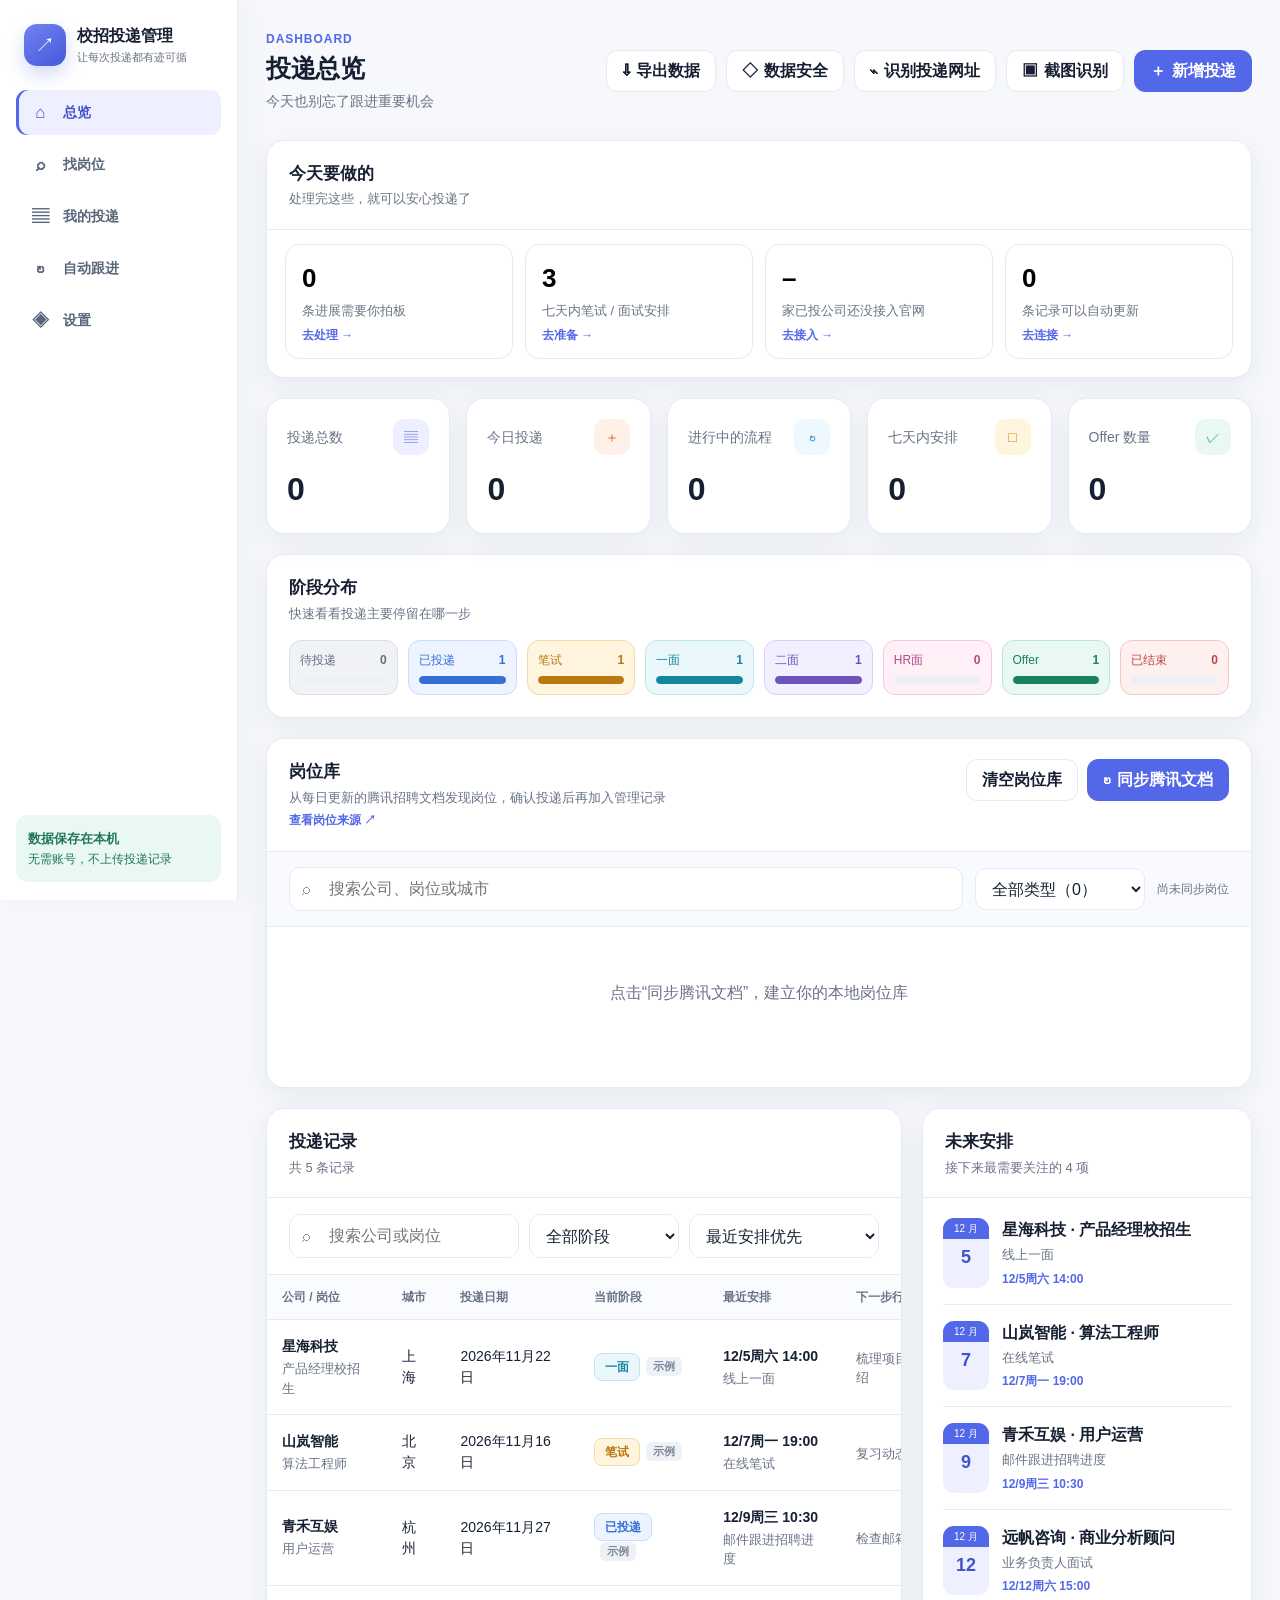
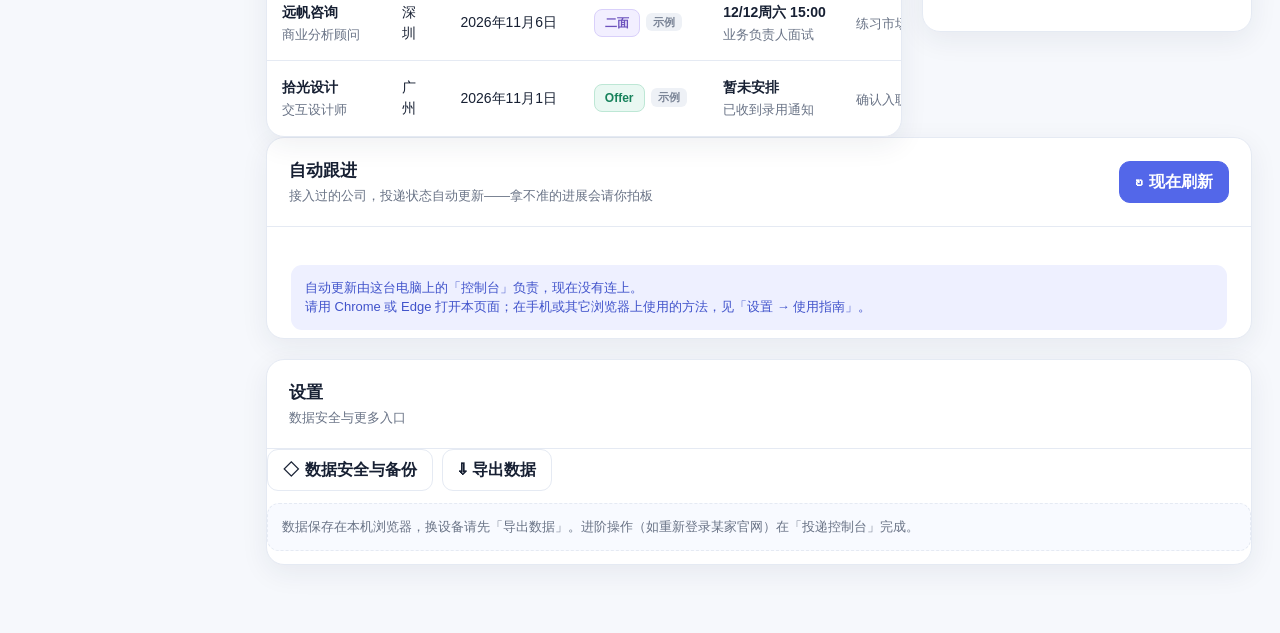
<file: index.html>
<!doctype html>
<html lang="zh-CN">
<head>
  <meta charset="utf-8">
  <meta name="viewport" content="width=device-width, initial-scale=1">
  <meta name="color-scheme" content="light">
  <meta name="theme-color" content="#5367e9">
  <meta name="description" content="本地保存、随时跟进的校招投递管理">
  <meta name="apple-mobile-web-app-capable" content="yes">
  <meta name="apple-mobile-web-app-status-bar-style" content="default">
  <meta name="apple-mobile-web-app-title" content="校招管理">
  <link rel="manifest" href="./manifest.webmanifest">
  <link rel="icon" href="./icons/app-icon.svg" type="image/svg+xml">
  <link rel="apple-touch-icon" href="./icons/apple-touch-icon.png">
  <title>校招投递管理</title>
  <style>
    :root {
      --bg: #f6f8fc;
      --surface: #ffffff;
      --surface-soft: #f8faff;
      --ink: #172033;
      --muted: #697386;
      --line: #e5eaf3;
      --primary: #5367e9;
      --primary-dark: #4053cb;
      --primary-soft: #eef0ff;
      --green: #24a475;
      --green-soft: #e9f8f2;
      --amber: #d38a18;
      --amber-soft: #fff5df;
      --red: #d95050;
      --red-soft: #fff0f0;
      --shadow: 0 8px 28px rgba(33, 45, 75, .07);
      --radius: 18px;
    }

    * { box-sizing: border-box; }
    /* 作者样式（如 .btn 的 inline-flex）会盖过浏览器对 [hidden] 的默认隐藏——这里强制兜底，防幽灵按钮 */
    [hidden] { display: none !important; }
    html { scroll-behavior: smooth; }
    body {
      margin: 0;
      min-width: 320px;
      background: var(--bg);
      color: var(--ink);
      font-family: -apple-system, BlinkMacSystemFont, "Segoe UI", "PingFang SC", "Microsoft YaHei", sans-serif;
      line-height: 1.5;
    }
    button, input, select, textarea { font: inherit; }
    button { cursor: pointer; }
    button:focus-visible, input:focus-visible, select:focus-visible, textarea:focus-visible {
      outline: 3px solid rgba(83, 103, 233, .22);
      outline-offset: 2px;
    }

    .app-layout { display: grid; grid-template-columns: 238px minmax(0, 1fr); min-height: 100vh; }
    .app-sidebar {
      position: sticky; top: 0; z-index: 8; display: flex; flex-direction: column; height: 100vh; padding: 24px 16px 18px;
      background: rgba(255, 255, 255, .96); border-right: 1px solid var(--line); box-shadow: 8px 0 30px rgba(33, 45, 75, .035);
    }
    .sidebar-brand { display: flex; align-items: center; gap: 11px; padding: 0 8px 24px; }
    .sidebar-brand .brand-mark { width: 42px; height: 42px; border-radius: 13px; font-size: 20px; flex: 0 0 auto; }
    .sidebar-title { font-size: 16px; font-weight: 780; white-space: nowrap; }
    .sidebar-subtitle { margin-top: 1px; color: var(--muted); font-size: 11px; }
    .sidebar-nav { display: grid; gap: 7px; }
    .nav-item {
      display: flex; align-items: center; gap: 11px; width: 100%; min-height: 45px; padding: 0 13px; border: 0; border-radius: 11px;
      color: #59657a; background: transparent; text-decoration: none; font-size: 14px; font-weight: 680; text-align: left; transition: .18s ease;
    }
    .nav-item:hover { color: var(--primary-dark); background: #f3f5ff; }
    .nav-item.is-active { color: var(--primary-dark); background: var(--primary-soft); box-shadow: inset 3px 0 0 var(--primary); }
    .nav-icon { display: grid; place-items: center; width: 23px; color: currentColor; font-size: 17px; flex: 0 0 auto; }
    .sidebar-footer { margin-top: auto; padding: 14px 12px; border-radius: 12px; background: var(--green-soft); color: #23765a; font-size: 12px; }
    .sidebar-footer strong { display: block; margin-bottom: 2px; font-size: 13px; }
    .shell { min-width: 0; width: 100%; max-width: 1540px; margin: 0 auto; padding: 30px 28px 48px; }
    #overview, #jobPool, #records, #upcoming { scroll-margin-top: 72px; }
    .topbar { display: flex; align-items: center; justify-content: space-between; gap: 20px; margin-bottom: 28px; }
    .brand { display: flex; align-items: center; gap: 14px; }
    .brand-mark {
      display: grid; place-items: center; width: 48px; height: 48px; border-radius: 15px;
      color: #fff; background: linear-gradient(145deg, #7182f2, #4659d9); box-shadow: 0 8px 18px rgba(83, 103, 233, .25);
      font-size: 23px;
    }
    h1 { margin: 0; font-size: 25px; letter-spacing: -.02em; }
    .page-kicker { margin-bottom: 2px; color: var(--primary); font-size: 12px; font-weight: 760; letter-spacing: .08em; }
    .subtitle { margin: 3px 0 0; color: var(--muted); font-size: 14px; }
    .top-actions { display: flex; gap: 10px; flex-wrap: wrap; justify-content: flex-end; }
    .btn {
      /* 统一 inline-flex：<a class="btn"> 与 <button class="btn"> 才能同样高（行内 a 会丢 min-height 与垂直 padding） */
      display: inline-flex; align-items: center; justify-content: center;
      border: 1px solid var(--line); background: var(--surface); color: var(--ink); border-radius: 11px;
      min-height: 42px; padding: 0 15px; font-weight: 650; text-decoration: none; transition: .18s ease;
    }
    .btn:hover { transform: translateY(-1px); border-color: #ccd3e2; box-shadow: 0 5px 14px rgba(33, 45, 75, .08); }
    .btn-primary { border-color: var(--primary); background: var(--primary); color: #fff; }
    .btn-primary:hover { background: var(--primary-dark); border-color: var(--primary-dark); }
    .btn-soft { background: var(--primary-soft); color: var(--primary-dark); border-color: transparent; }
    .btn-danger { color: var(--red); background: var(--red-soft); border-color: transparent; }
    .btn-small { min-height: 34px; padding: 0 11px; border-radius: 9px; font-size: 13px; }
    .icon { margin-right: 6px; }

    .stats { display: grid; grid-template-columns: repeat(5, minmax(0, 1fr)); gap: 16px; margin-bottom: 20px; }
    .stat-card { background: var(--surface); border: 1px solid var(--line); border-radius: var(--radius); padding: 20px; box-shadow: var(--shadow); }
    .stat-top { display: flex; align-items: center; justify-content: space-between; gap: 12px; color: var(--muted); font-size: 14px; }
    .stat-icon { display: grid; place-items: center; width: 36px; height: 36px; border-radius: 11px; background: var(--primary-soft); color: var(--primary); }
    .stat-card:nth-child(2) .stat-icon { background: #fff1e7; color: #d66f25; }
    .stat-card:nth-child(3) .stat-icon { background: #edf8ff; color: #2988bf; }
    .stat-card:nth-child(4) .stat-icon { background: var(--amber-soft); color: var(--amber); }
    .stat-card:nth-child(5) .stat-icon { background: var(--green-soft); color: var(--green); }
    .stat-number { font-size: 32px; font-weight: 760; margin-top: 10px; letter-spacing: -.03em; }

    .dashboard { display: grid; grid-template-columns: minmax(0, 1fr) 330px; gap: 20px; align-items: start; }
    .main-column { min-width: 0; }
    .panel { background: var(--surface); border: 1px solid var(--line); border-radius: var(--radius); box-shadow: var(--shadow); }
    .panel-head { display: flex; justify-content: space-between; align-items: center; gap: 16px; padding: 20px 22px; border-bottom: 1px solid var(--line); }
    .panel-title { margin: 0; font-size: 17px; }
    .panel-caption { color: var(--muted); font-size: 13px; margin-top: 3px; }

    .distribution { padding: 20px 22px 22px; margin-bottom: 20px; }
    .distribution .panel-head { padding: 0 0 17px; border: 0; }
    .stage-grid { display: grid; grid-template-columns: repeat(8, minmax(72px, 1fr)); gap: 10px; }
    .stage-cell { min-width: 0; padding: 10px; border: 1px solid var(--stage-border, var(--line)); border-radius: 12px; background: var(--stage-soft, var(--surface-soft)); }
    .stage-meta { display: flex; justify-content: space-between; gap: 5px; margin-bottom: 7px; color: var(--stage-color, var(--muted)); font-size: 12px; }
    .stage-meta span:first-child { white-space: nowrap; overflow: hidden; text-overflow: ellipsis; }
    .bar { height: 8px; background: #edf0f6; border-radius: 999px; overflow: hidden; }
    .bar-fill { height: 100%; min-width: 0; border-radius: inherit; background: var(--stage-color, var(--primary)); transition: width .25s ease; }

    .filters { display: grid; grid-template-columns: minmax(180px, 1fr) 150px 190px; gap: 10px; padding: 16px 22px; border-bottom: 1px solid var(--line); }
    .control { width: 100%; min-height: 42px; border: 1px solid var(--line); border-radius: 11px; padding: 9px 12px; color: var(--ink); background: #fff; }
    .search-wrap { position: relative; }
    .search-wrap .control { padding-left: 39px; }
    .search-glyph { position: absolute; left: 13px; top: 50%; transform: translateY(-50%); color: #8a94a8; pointer-events: none; }

    .table-scroll { overflow-x: auto; }
    table { width: 100%; border-collapse: collapse; min-width: 980px; }
    th { padding: 13px 15px; color: var(--muted); font-size: 12px; font-weight: 700; text-align: left; background: #fafbfe; white-space: nowrap; }
    td { padding: 16px 15px; border-top: 1px solid var(--line); vertical-align: middle; font-size: 14px; }
    tbody tr { transition: background .15s ease; }
    tbody tr:hover { background: #fbfcff; }
    .company { font-weight: 720; }
    .company-link { color: inherit; text-decoration: none; }
    .company-link:hover { color: var(--primary); text-decoration: underline; text-underline-offset: 3px; }
    .position { color: var(--muted); font-size: 13px; margin-top: 2px; }
    .schedule { max-width: 190px; }
    .schedule-time { font-weight: 650; }
    .schedule-text, .next-action { color: var(--muted); font-size: 13px; margin-top: 2px; overflow-wrap: anywhere; }
    .overdue { color: var(--red); }
    .badge { display: inline-flex; align-items: center; min-height: 28px; padding: 3px 10px; border: 1px solid var(--stage-border, transparent); border-radius: 8px; background: var(--stage-soft, var(--primary-soft)); color: var(--stage-color, var(--primary-dark)); font-size: 12px; font-weight: 760; white-space: nowrap; }
    .stage-cell[data-stage="待投递"], .badge[data-stage="待投递"] { --stage-color: #657084; --stage-soft: #f0f2f5; --stage-border: #d9dee7; }
    .stage-cell[data-stage="已投递"], .badge[data-stage="已投递"] { --stage-color: #356fd6; --stage-soft: #edf4ff; --stage-border: #cadcff; }
    .stage-cell[data-stage="笔试"], .badge[data-stage="笔试"] { --stage-color: #b87812; --stage-soft: #fff5df; --stage-border: #f1dba9; }
    .stage-cell[data-stage="一面"], .badge[data-stage="一面"] { --stage-color: #16869f; --stage-soft: #eaf8fb; --stage-border: #bfe5ec; }
    .stage-cell[data-stage="二面"], .badge[data-stage="二面"] { --stage-color: #6c52bd; --stage-soft: #f2efff; --stage-border: #d9d0fa; }
    .stage-cell[data-stage="HR面"], .badge[data-stage="HR面"] { --stage-color: #b54889; --stage-soft: #fff0f8; --stage-border: #f0c9df; }
    .stage-cell[data-stage="Offer"], .badge[data-stage="Offer"] { --stage-color: #17825b; --stage-soft: #e9f8f2; --stage-border: #bde7d5; }
    .stage-cell[data-stage="已结束"], .badge[data-stage="已结束"] { --stage-color: #b94747; --stage-soft: #fff0f0; --stage-border: #f0c8c8; }
    .row-actions { display: flex; gap: 7px; white-space: nowrap; }
    .text-button { min-height: 30px; padding: 3px 6px; background: transparent; border: 0; color: var(--muted); font-size: 13px; border-radius: 7px; }
    .text-button:hover { color: var(--primary); background: var(--primary-soft); }
    .text-button.danger:hover { color: var(--red); background: var(--red-soft); }
    .empty { padding: 54px 20px; text-align: center; color: var(--muted); }
    .empty-icon { font-size: 30px; margin-bottom: 8px; }

    .side-panel { position: sticky; top: 20px; }
    .schedule-list { padding: 4px 20px 20px; }
    .schedule-item { display: grid; grid-template-columns: 46px minmax(0, 1fr); gap: 13px; padding: 16px 0; border-bottom: 1px solid var(--line); }
    .schedule-item:last-child { border-bottom: 0; }
    .date-tile { text-align: center; border-radius: 11px; overflow: hidden; background: var(--primary-soft); color: var(--primary-dark); }
    .date-month { padding: 3px 2px; color: #fff; background: var(--primary); font-size: 10px; }
    .date-day { padding: 5px 2px; font-size: 18px; font-weight: 760; }
    .side-company { font-weight: 720; }
    .side-detail { margin-top: 3px; color: var(--muted); font-size: 13px; overflow-wrap: anywhere; }
    .side-time { margin-top: 5px; color: var(--primary); font-size: 12px; font-weight: 650; }
    .side-empty { padding: 46px 15px; text-align: center; color: var(--muted); font-size: 14px; }

    dialog { width: min(680px, calc(100% - 28px)); padding: 0; border: 0; border-radius: 20px; color: var(--ink); box-shadow: 0 24px 70px rgba(20, 29, 54, .24); }
    dialog::backdrop { background: rgba(24, 31, 49, .48); backdrop-filter: blur(2px); }
    .modal-head { display: flex; align-items: center; justify-content: space-between; padding: 21px 24px; border-bottom: 1px solid var(--line); }
    .modal-head h2 { margin: 0; font-size: 20px; }
    .close-btn { width: 36px; height: 36px; border: 0; border-radius: 10px; background: #f3f5f9; color: var(--muted); font-size: 20px; }
    .form-body { padding: 22px 24px 8px; }
    .form-grid { display: grid; grid-template-columns: 1fr 1fr; gap: 17px; }
    .field { min-width: 0; }
    .field.full { grid-column: 1 / -1; }
    label { display: block; margin-bottom: 7px; font-size: 13px; font-weight: 700; }
    .required { color: var(--red); }
    textarea.control { min-height: 78px; resize: vertical; }
    .modal-actions { display: flex; justify-content: flex-end; gap: 10px; padding: 18px 24px 23px; }
    .hint { margin-top: 5px; color: var(--muted); font-size: 12px; }
    .capture-note { margin: 0 0 18px; padding: 13px 14px; border-radius: 11px; background: var(--primary-soft); color: var(--primary-dark); font-size: 13px; }
    .capture-status { min-height: 24px; margin-top: 10px; color: var(--muted); font-size: 13px; }
    .capture-status.success { color: var(--green); }
    .capture-status.error { color: var(--red); }
    .ocr-dropzone { display: grid; place-items: center; min-height: 178px; padding: 22px; border: 2px dashed #cfd6e6; border-radius: 15px; background: var(--surface-soft); text-align: center; transition: .18s ease; }
    .ocr-dropzone.is-dragging { border-color: var(--primary); background: var(--primary-soft); }
    .ocr-dropzone.has-image { display: block; padding: 12px; }
    .ocr-dropzone-icon { margin-bottom: 7px; color: var(--primary); font-size: 32px; }
    .ocr-dropzone-title { font-weight: 730; }
    .ocr-dropzone-help { margin-top: 4px; color: var(--muted); font-size: 13px; }
    .ocr-preview { display: block; width: 100%; max-height: 290px; border-radius: 10px; object-fit: contain; background: #eef1f7; }
    .ocr-preview-grid { display: grid; grid-template-columns: repeat(4, minmax(0, 1fr)); gap: 9px; }
    .ocr-preview-card { position: relative; min-width: 0; overflow: hidden; border: 1px solid var(--line); border-radius: 10px; background: #fff; }
    .ocr-preview-card img { display: block; width: 100%; height: 92px; object-fit: cover; background: #eef1f7; }
    .ocr-preview-name { padding: 6px 8px; overflow: hidden; color: var(--muted); font-size: 11px; text-overflow: ellipsis; white-space: nowrap; }
    .ocr-results { display: grid; gap: 9px; max-height: 280px; margin-top: 13px; overflow: auto; }
    .ocr-result-card { padding: 10px; border: 1px solid var(--line); border-radius: 11px; background: var(--surface-soft); }
    .ocr-result-fields { display: grid; grid-template-columns: 24px 1fr 1.35fr .7fr .95fr; gap: 8px; align-items: center; }
    .ocr-result-card .control { min-width: 0; padding: 8px 9px; font-size: 12px; }
    .ocr-result-check { width: 17px; height: 17px; accent-color: var(--primary); }
    .ocr-raw { margin: 8px 0 0 32px; color: var(--muted); font-size: 12px; }
    .ocr-raw summary { cursor: pointer; color: var(--primary); font-weight: 650; }
    .ocr-raw pre { max-height: 120px; margin: 7px 0 0; padding: 9px; overflow: auto; border-radius: 8px; background: #fff; color: #566078; font: 11px/1.55 ui-monospace, SFMono-Regular, Menlo, monospace; white-space: pre-wrap; }
    .ocr-progress { height: 8px; margin-top: 13px; overflow: hidden; border-radius: 999px; background: #e9edf5; }
    .ocr-progress-fill { width: 0; height: 100%; border-radius: inherit; background: linear-gradient(90deg, #7182f2, #5367e9); transition: width .2s ease; }
    .safety-summary { display: grid; gap: 10px; margin-bottom: 18px; }
    .safety-row { display: flex; align-items: flex-start; justify-content: space-between; gap: 16px; padding: 13px 14px; border: 1px solid var(--line); border-radius: 11px; background: var(--surface-soft); }
    .safety-label { font-weight: 700; }
    .safety-detail { margin-top: 2px; color: var(--muted); font-size: 12px; }
    .safety-state { color: var(--green); font-size: 13px; font-weight: 700; text-align: right; }
    .safety-state.warning { color: var(--amber); }
    .safety-actions { display: grid; grid-template-columns: 1fr 1fr; gap: 10px; }
    .safety-actions .btn { width: 100%; }
    .safety-footnote { margin: 15px 0 0; color: var(--muted); font-size: 12px; }

    .job-pool { margin-bottom: 20px; overflow: hidden; }
    .job-pool-head { align-items: flex-start; }
    .job-pool-actions { display: flex; gap: 9px; flex-wrap: wrap; justify-content: flex-end; }
    .job-source { display: inline-flex; align-items: center; gap: 5px; color: var(--primary); text-decoration: none; font-size: 12px; font-weight: 700; }
    .job-source:hover { text-decoration: underline; text-underline-offset: 3px; }
    .job-pool-toolbar { display: grid; grid-template-columns: minmax(200px, 1fr) minmax(170px, auto) auto; gap: 12px; align-items: center; padding: 15px 22px; border-bottom: 1px solid var(--line); background: var(--surface-soft); }
    .job-pager { display: flex; align-items: center; justify-content: center; gap: 14px; padding: 4px 22px 20px; }
    .job-pager-info { color: var(--muted); font-size: 13px; }
    .job-sync-meta { color: var(--muted); font-size: 12px; white-space: nowrap; }
    .job-list { display: grid; grid-template-columns: repeat(3, minmax(0, 1fr)); gap: 12px; padding: 18px 22px 22px; }
    .job-card { min-width: 0; padding: 16px; border: 1px solid var(--line); border-radius: 14px; background: #fff; transition: .18s ease; }
    .job-card:hover { transform: translateY(-1px); border-color: #cfd6e7; box-shadow: 0 8px 20px rgba(33, 45, 75, .07); }
    .job-card-top { display: flex; align-items: flex-start; justify-content: space-between; gap: 10px; }
    .job-company { min-width: 0; font-weight: 760; overflow: hidden; text-overflow: ellipsis; white-space: nowrap; }
    .job-city { flex: 0 0 auto; padding: 2px 8px; border-radius: 999px; background: #edf8ff; color: #287ea9; font-size: 11px; font-weight: 700; }
    .job-position { min-height: 42px; margin-top: 7px; color: #3c475b; font-size: 14px; font-weight: 650; overflow-wrap: anywhere; }
    .job-extra { min-height: 19px; margin-top: 7px; color: var(--muted); font-size: 12px; overflow-wrap: anywhere; }
    .job-card-actions { display: flex; gap: 8px; margin-top: 13px; }
    .job-card-actions .btn { flex: 1; }
    .job-empty { grid-column: 1 / -1; padding: 36px 18px; color: var(--muted); text-align: center; }
    .sync-steps { display: grid; gap: 10px; margin-bottom: 17px; }
    .sync-step { display: grid; grid-template-columns: 28px minmax(0, 1fr); gap: 10px; align-items: start; padding: 12px 13px; border: 1px solid var(--line); border-radius: 11px; background: var(--surface-soft); }
    .sync-step-number { display: grid; place-items: center; width: 26px; height: 26px; border-radius: 8px; color: #fff; background: var(--primary); font-size: 12px; font-weight: 800; }
    .sync-step strong { display: block; font-size: 13px; }
    .sync-step span { display: block; margin-top: 2px; color: var(--muted); font-size: 12px; }
    .sync-fallback { margin-top: 17px; padding-top: 17px; border-top: 1px solid var(--line); }
    .sync-fallback summary { cursor: pointer; color: var(--primary-dark); font-size: 13px; font-weight: 700; }
    .sync-fallback textarea { margin-top: 11px; min-height: 112px; }

    .toast { position: fixed; z-index: 20; left: 50%; bottom: 28px; transform: translate(-50%, 20px); opacity: 0; pointer-events: none; background: #202a40; color: #fff; border-radius: 11px; padding: 11px 17px; box-shadow: 0 10px 30px rgba(20, 29, 54, .2); transition: .22s ease; font-size: 14px; }
    .toast.show { opacity: 1; transform: translate(-50%, 0); }
    .install-guide { display: grid; gap: 12px; margin: 0; padding: 0; list-style: none; }
    .install-guide li { display: grid; grid-template-columns: 28px minmax(0, 1fr); gap: 10px; align-items: start; padding: 12px 13px; border: 1px solid var(--line); border-radius: 12px; background: var(--surface-soft); }
    .install-step { display: grid; place-items: center; width: 27px; height: 27px; border-radius: 8px; color: #fff; background: var(--primary); font-size: 12px; font-weight: 800; }
    .install-guide strong { display: block; font-size: 13px; }
    .install-guide span:last-child { display: block; margin-top: 2px; color: var(--muted); font-size: 12px; }

    @media (max-width: 1100px) {
      .app-layout { grid-template-columns: 210px minmax(0, 1fr); }
      .dashboard { grid-template-columns: 1fr; }
      .side-panel { position: static; }
      .schedule-list { display: grid; grid-template-columns: repeat(2, 1fr); column-gap: 22px; }
      .job-list { grid-template-columns: repeat(2, minmax(0, 1fr)); }
    }
    @media (max-width: 900px) {
      .app-layout { display: block; }
      .app-sidebar { height: auto; padding: 10px 14px; flex-direction: row; align-items: center; border-right: 0; border-bottom: 1px solid var(--line); }
      .sidebar-brand { margin-right: 8px; padding: 0; }
      .sidebar-brand .brand-mark { width: 38px; height: 38px; }
      .sidebar-brand > div:last-child, .sidebar-footer { display: none; }
      .sidebar-nav { display: flex; min-width: 0; overflow-x: auto; gap: 5px; scrollbar-width: none; }
      .sidebar-nav::-webkit-scrollbar { display: none; }
      .nav-item { width: auto; min-width: max-content; min-height: 38px; padding: 0 11px; }
      .nav-item.is-active { box-shadow: none; }
    }
    @media (max-width: 780px) {
      .shell { padding: 20px 15px 36px; }
      .topbar { align-items: flex-start; }
      .top-actions .btn { font-size: 0; width: 44px; padding: 0; }
      .top-actions .btn .icon { margin: 0; font-size: 17px; }
      .stats { grid-template-columns: repeat(2, 1fr); }
      .stage-grid { grid-template-columns: repeat(4, 1fr); row-gap: 16px; }
      .job-pool-toolbar { grid-template-columns: 1fr; }
      .job-sync-meta { white-space: normal; }
      .filters { grid-template-columns: 1fr 1fr; }
      .search-wrap { grid-column: 1 / -1; }
    }
    @media (max-width: 560px) {
      body { padding-bottom: env(safe-area-inset-bottom); }
      .app-sidebar { padding-left: max(10px, env(safe-area-inset-left)); padding-right: max(10px, env(safe-area-inset-right)); }
      .shell { padding: 16px 11px calc(30px + env(safe-area-inset-bottom)); }
      .topbar { flex-direction: column; gap: 13px; margin-bottom: 18px; }
      .top-actions { display: grid; grid-template-columns: repeat(auto-fit, minmax(42px, 1fr)); width: 100%; gap: 7px; }
      .top-actions .btn { width: 100%; }
      .brand-mark { width: 43px; height: 43px; }
      h1 { font-size: 21px; }
      .subtitle { display: none; }
      .stats { gap: 10px; }
      .stat-card { padding: 15px; }
      .stat-number { font-size: 27px; }
      .stats .stat-card:last-child:nth-child(odd) { grid-column: 1 / -1; }
      .filters { grid-template-columns: 1fr; padding: 14px; }
      .search-wrap { grid-column: auto; }
      .panel-head { padding: 17px; }
      .distribution { padding: 17px; }
      .stage-grid { grid-template-columns: repeat(2, 1fr); }
      .schedule-list { grid-template-columns: 1fr; }
      .job-list { grid-template-columns: 1fr; padding: 14px; }
      .job-pool-head { align-items: stretch; flex-direction: column; }
      .job-pool-actions { justify-content: flex-start; }
      .ocr-preview-grid { grid-template-columns: repeat(2, minmax(0, 1fr)); }
      .ocr-result-fields { grid-template-columns: 22px 1fr; }
      .ocr-result-fields [data-field="position"], .ocr-result-fields [data-field="city"], .ocr-result-fields [data-field="applicationDate"] { grid-column: 2; }
      .form-grid { grid-template-columns: 1fr; }
      .field.full { grid-column: auto; }
      .form-body { padding: 18px 18px 6px; }
      .modal-head, .modal-actions { padding-left: 18px; padding-right: 18px; }
      dialog { width: calc(100% - 12px); max-height: calc(100dvh - 12px); border-radius: 16px; }
      dialog[open] { display: flex; flex-direction: column; }
      dialog > form, dialog > div { min-height: 0; }
      dialog .form-body { overflow-y: auto; overscroll-behavior: contain; }
      .table-scroll { overflow: visible; }
      table { min-width: 0; }
      thead { display: none; }
      tbody { display: grid; gap: 12px; padding: 12px; }
      tbody tr { display: block; overflow: hidden; border: 1px solid var(--line); border-radius: 14px; background: #fff; box-shadow: 0 5px 16px rgba(33, 45, 75, .05); }
      tbody td { display: grid; grid-template-columns: 84px minmax(0, 1fr); gap: 10px; align-items: start; padding: 10px 13px; border-top: 1px solid var(--line); font-size: 13px; }
      tbody td:first-child { display: block; padding: 14px 13px; border-top: 0; background: var(--surface-soft); }
      tbody td::before { content: attr(data-label); color: var(--muted); font-size: 11px; font-weight: 700; }
      tbody td:first-child::before { display: none; }
      .schedule { max-width: none; }
      .row-actions { flex-wrap: wrap; }
      .row-actions .btn, .row-actions .text-button { flex: 1; min-height: 38px; }
    }

    /* ===== 状态同步 ===== */
    .nav-badge {
      margin-left: auto; min-width: 19px; height: 19px; padding: 0 5px; border-radius: 999px;
      display: inline-grid; place-items: center; background: var(--red); color: #fff; font-size: 11px; font-weight: 800;
    }
    .nav-badge[hidden] { display: none; }
    .sync-badge {
      display: inline-block; margin-left: 6px; padding: 1px 7px; border-radius: 6px; background: #eef1f6;
      color: #7a8496; font-size: 11px; font-weight: 700; cursor: help; vertical-align: 1px;
    }
    .sync-file-row { display: flex; align-items: center; justify-content: space-between; gap: 12px; padding: 13px 15px; border: 1px solid var(--line); border-radius: 13px; background: var(--surface-soft); margin-bottom: 14px; }
    .sync-file-name { font-weight: 750; font-size: 14px; word-break: break-all; }
    .sync-file-sub { color: var(--muted); font-size: 12.5px; margin-top: 2px; }
    .sync-dot { display: inline-block; width: 9px; height: 9px; border-radius: 50%; margin-right: 6px; vertical-align: 1px; background: var(--line); }
    .sync-dot.ok { background: var(--green); }
    .sync-dot.warn { background: var(--amber); }
    .sync-dot.err { background: var(--red); }
    .sync-stats { display: grid; grid-template-columns: repeat(3, 1fr); gap: 10px; margin-bottom: 14px; }
    .sync-stat { border: 1px solid var(--line); border-radius: 13px; padding: 12px 14px; background: var(--surface); }
    .sync-stat b { display: block; font-size: 22px; letter-spacing: -.02em; }
    .sync-stat span { color: var(--muted); font-size: 12px; }
    .sync-stat.is-hot b { color: var(--red); }
    .sync-toolbar { display: flex; gap: 9px; flex-wrap: wrap; margin-bottom: 4px; }
    .sync-box { border-radius: 13px; padding: 12px 14px; font-size: 13.5px; margin: 10px 0; }
    .sync-box.warn { background: var(--amber-soft); color: #8a5a10; }
    .sync-box.err { background: var(--red-soft); color: #943434; }
    .sync-seed { border: 1px solid #cfe9dd; background: var(--green-soft); border-radius: 13px; padding: 14px 16px; margin: 10px 0; }
    .sync-seed h3 { margin: 0 0 6px; font-size: 15px; color: #1d7a58; }
    .sync-seed p { margin: 0 0 10px; font-size: 13px; color: #2c6a53; }
    .sync-chips { display: flex; gap: 8px; flex-wrap: wrap; margin-bottom: 12px; }
    .sync-chip { background: #fff; border: 1px solid #cfe9dd; border-radius: 999px; padding: 3px 11px; font-size: 12px; font-weight: 700; color: #1d7a58; }
    .sync-queue-head { font-size: 14px; font-weight: 800; color: var(--amber); margin: 10px 0 4px; }
    .sync-batch-note { color: var(--muted); font-size: 12px; margin: 2px 0 10px; }
    .sync-card { border: 1px solid var(--line); border-left: 4px solid var(--line); border-radius: 13px; background: var(--surface); padding: 13px 15px; margin-bottom: 10px; box-shadow: 0 3px 10px rgba(33,45,75,.04); }
    .sync-card.t-override { border-left-color: var(--amber); }
    .sync-card.t-revive { border-left-color: var(--red); }
    .sync-card.t-fuzzy { border-left-color: var(--primary); }
    .sync-card.t-new { border-left-color: var(--green); }
    .sync-scene { display: inline-block; font-size: 11.5px; font-weight: 800; border-radius: 7px; padding: 2px 8px; margin-bottom: 7px; }
    .sync-card.t-override .sync-scene { background: var(--amber-soft); color: var(--amber); }
    .sync-card.t-revive .sync-scene { background: var(--red-soft); color: var(--red); }
    .sync-card.t-fuzzy .sync-scene { background: var(--primary-soft); color: var(--primary-dark); }
    .sync-card.t-new .sync-scene { background: var(--green-soft); color: var(--green); }
    .sync-card-title { font-size: 14.5px; font-weight: 780; }
    .sync-official { font-size: 13px; color: #3d4759; margin-top: 3px; }
    .sync-meta { color: var(--muted); font-size: 12px; margin-top: 3px; }
    .sync-diff { margin: 9px 0 2px; font-size: 13px; display: flex; align-items: center; gap: 8px; flex-wrap: wrap; }
    .sync-diff .arrow { color: var(--muted); }
    .sync-guard { margin-top: 7px; font-size: 12px; color: var(--amber); background: var(--amber-soft); border-radius: 8px; padding: 5px 9px; display: inline-block; }
    .sync-card-actions { display: flex; gap: 8px; flex-wrap: wrap; margin-top: 11px; }
    .sync-card select.control { min-height: 34px; max-width: 100%; padding-top: 0; padding-bottom: 0; font-size: 13px; }
    .sync-allclear { text-align: center; color: var(--green); font-weight: 700; font-size: 14px; padding: 12px 0 4px; }
    .sync-hint { margin-top: 14px; padding: 12px 14px; border-radius: 12px; background: var(--surface-soft); border: 1px dashed var(--line); color: var(--muted); font-size: 12.5px; line-height: 1.8; }
    .sync-sites { display: grid; gap: 6px; margin: 10px 0 14px; }
    .sync-site { display: flex; align-items: center; justify-content: space-between; gap: 10px; font-size: 13px; padding: 8px 12px; border: 1px solid var(--line); border-radius: 10px; background: var(--surface-soft); }
    .sync-site-right { display: flex; align-items: center; gap: 10px; min-width: 0; }
    .sync-site-right .sub { font-size: 12px; text-align: right; }
    .sync-site-actions { display: flex; gap: 6px; flex: 0 0 auto; }
    .sync-site-actions .btn { min-height: 28px; padding: 0 9px; font-size: 12px; border-radius: 8px; }
    .todo-grid { display: grid; grid-template-columns: repeat(4, minmax(0,1fr)); gap: 12px; padding: 14px 18px 18px; }
    .todo-card { text-align: left; border: 1px solid var(--line); border-radius: 14px; background: var(--surface); padding: 14px 16px; display: grid; gap: 3px; transition: .18s ease; }
    .todo-card:hover { transform: translateY(-1px); border-color: #cfd6e7; box-shadow: 0 8px 20px rgba(33,45,75,.07); }
    .todo-card b { font-size: 26px; letter-spacing: -.02em; }
    .todo-card span { color: var(--muted); font-size: 13px; }
    .todo-card i { font-style: normal; color: var(--primary); font-size: 12px; font-weight: 700; margin-top: 3px; }
    #autofollow, #settings { scroll-margin-top: 72px; }
    .sync-site-caption { color: var(--muted); font-size: 12px; padding: 2px 2px 8px; }

    /* ===== 官网绑定 ===== */
    .sync-badge.bind-on { background: var(--green-soft); color: #1d7a58; }
    .sync-badge.bind-off { background: #eef1f6; color: #8a94a6; }
    .sync-badge.bind-orphan { background: var(--amber-soft); color: var(--amber); }
    .bind-entries { display: grid; gap: 6px; margin: 8px 0 4px; max-height: 190px; overflow: auto; }
    .bind-entry {
      display: flex; justify-content: space-between; align-items: center; gap: 10px; width: 100%;
      padding: 8px 11px; border: 1px solid var(--line); border-radius: 10px; background: var(--surface-soft);
      font-size: 12.5px; text-align: left;
    }
    .bind-entry:hover { border-color: var(--primary); }
    .bind-entry.is-selected { border-color: var(--primary); background: var(--primary-soft); }
    .bind-entry .sub { color: var(--muted); font-size: 11.5px; text-align: right; }
    .bind-nobind-row { display: flex; gap: 7px; align-items: center; margin-top: 9px; font-size: 12.5px; font-weight: 600; color: var(--muted); }
    /* ===== 拍板弹窗 ===== */
    .adj-fact { margin: 10px 0 4px; padding: 12px 14px; border: 1px solid var(--line); border-radius: 11px; background: var(--surface-soft); font-size: 14px; line-height: 1.75; }
    .adj-fact b { font-weight: 760; }
    .adj-question { margin: 14px 0 0; font-size: 15.5px; font-weight: 730; }
    .adj-actions { display: flex; gap: 10px; margin-top: 16px; }
    .adj-actions .btn { flex: 1; min-height: 46px; }
    .adj-body-title { font-size: 15px; font-weight: 780; margin-bottom: 2px; }
    .adj-meta { color: var(--muted); font-size: 12.5px; margin-top: 3px; }
    /* ===== 自动跟进新区 ===== */
    .sync-freshness { color: var(--muted); font-size: 13px; margin-bottom: 12px; }
    button.sync-stat { cursor: pointer; text-align: left; font: inherit; }
    button.sync-stat:hover { border-color: #cfd6e7; box-shadow: 0 5px 14px rgba(33,45,75,.08); }
    @media (max-width: 1100px) { .todo-grid { grid-template-columns: repeat(2, minmax(0,1fr)); } }
    @media (max-width: 560px) { .todo-grid { grid-template-columns: 1fr; } }
  </style>
</head>
<body>
  <div class="app-layout">
    <aside class="app-sidebar" aria-label="主导航">
      <div class="sidebar-brand">
        <div class="brand-mark" aria-hidden="true">↗</div>
        <div><div class="sidebar-title">校招投递管理</div><div class="sidebar-subtitle">让每次投递都有迹可循</div></div>
      </div>
      <nav class="sidebar-nav">
        <a class="nav-item is-active" href="#overview"><span class="nav-icon">⌂</span><span>总览</span></a>
        <a class="nav-item" href="#jobPool"><span class="nav-icon">⌕</span><span>找岗位</span></a>
        <a class="nav-item" href="#records"><span class="nav-icon">▤</span><span>我的投递</span></a>
        <button class="nav-item" id="sideSyncBtn" type="button"><span class="nav-icon">↻</span><span>自动跟进</span><span class="nav-badge" id="syncNavBadge" hidden>0</span></button>
        <a class="nav-item" href="#settings"><span class="nav-icon">◈</span><span>设置</span></a>
      </nav>
      <div class="sidebar-footer"><strong>数据保存在本机</strong>无需账号，不上传投递记录</div>
    </aside>

    <main class="shell">
    <header class="topbar">
      <div>
        <div class="page-kicker">DASHBOARD</div>
        <h1>投递总览</h1>
        <p class="subtitle">今天也别忘了跟进重要机会</p>
      </div>
      <div class="top-actions">
        <button class="btn" id="exportBtn" type="button" title="导出数据"><span class="icon">⇩</span>导出数据</button>
        <button class="btn" id="safetyBtn" type="button" title="数据安全"><span class="icon">◇</span>数据安全</button>
        <button class="btn" id="captureUrlBtn" type="button" title="识别投递网址"><span class="icon">⌁</span>识别投递网址</button>
        <button class="btn" id="captureScreenshotBtn" type="button" title="截图识别"><span class="icon">▣</span>截图识别</button>
        <button class="btn" id="installAppBtn" type="button" title="安装到手机" hidden><span class="icon">⇧</span>安装到手机</button>
        <button class="btn btn-primary" id="addBtn" type="button" title="新增投递"><span class="icon">＋</span>新增投递</button>
      </div>
    </header>

    <section class="panel" id="todoStrip" aria-label="今天要做的" style="margin-bottom:20px">
        <div class="panel-head"><div><h2 class="panel-title">今天要做的</h2><div class="panel-caption">处理完这些，就可以安心投递了</div></div></div>
        <div class="panel-body todo-grid">
          <button class="todo-card" id="todoConfirm" type="button"><b id="todoConfirmN">0</b><span>条进展需要你拍板</span><i>去处理 →</i></button>
          <button class="todo-card" id="todoUpcoming" type="button"><b id="todoUpcomingN">0</b><span>七天内笔试 / 面试安排</span><i>去准备 →</i></button>
          <button class="todo-card" id="todoOnboard" type="button"><b id="todoOnboardN">0</b><span>家已投公司还没接入官网</span><i>去接入 →</i></button>
          <button class="todo-card" id="todoBind" type="button"><b id="todoBindN">0</b><span>条记录可以自动更新</span><i>去连接 →</i></button>
        </div>
      </section>
      <section class="stats" id="overview" aria-label="投递概览">
      <article class="stat-card"><div class="stat-top"><span>投递总数</span><span class="stat-icon">▤</span></div><div class="stat-number" id="totalCount">0</div></article>
      <article class="stat-card"><div class="stat-top"><span>今日投递</span><span class="stat-icon">＋</span></div><div class="stat-number" id="todayCount">0</div></article>
      <article class="stat-card"><div class="stat-top"><span>进行中的流程</span><span class="stat-icon">↻</span></div><div class="stat-number" id="activeCount">0</div></article>
      <article class="stat-card"><div class="stat-top"><span>七天内安排</span><span class="stat-icon">□</span></div><div class="stat-number" id="weekCount">0</div></article>
      <article class="stat-card"><div class="stat-top"><span>Offer 数量</span><span class="stat-icon">✓</span></div><div class="stat-number" id="offerCount">0</div></article>
    </section>

    <section class="panel distribution" aria-labelledby="distributionTitle">
      <div class="panel-head">
        <div><h2 class="panel-title" id="distributionTitle">阶段分布</h2><div class="panel-caption">快速看看投递主要停留在哪一步</div></div>
      </div>
      <div class="stage-grid" id="stageGrid"></div>
    </section>

    <section class="panel job-pool" id="jobPool" aria-labelledby="jobPoolTitle">
      <div class="panel-head job-pool-head">
        <div>
          <h2 class="panel-title" id="jobPoolTitle">岗位库</h2>
          <div class="panel-caption">从每日更新的腾讯招聘文档发现岗位，确认投递后再加入管理记录</div>
          <a class="job-source" href="https://docs.qq.com/smartsheet/DUXJLSnZoTVFhVUVs?tab=tkaHEa&amp;viewId=vKWCWH" target="_blank" rel="noopener noreferrer">查看岗位来源 ↗</a>
        </div>
        <div class="job-pool-actions">
          <button class="btn" id="clearJobPoolBtn" type="button">清空岗位库</button>
          <button class="btn btn-primary" id="syncJobsBtn" type="button"><span class="icon">↻</span>同步腾讯文档</button>
        </div>
      </div>
      <div class="job-pool-toolbar">
        <div class="search-wrap"><span class="search-glyph">⌕</span><input class="control" id="jobSearchInput" type="search" placeholder="搜索公司、岗位或城市" aria-label="搜索岗位库"></div>
        <select class="control" id="jobCategoryFilter" aria-label="按招聘类型筛选"><option value="all">全部类型</option></select>
        <div class="job-sync-meta" id="jobSyncMeta">尚未同步岗位</div>
      </div>
      <div class="job-list" id="jobList"></div>
      <div class="job-pager" id="jobPager"></div>
    </section>

    <div class="dashboard">
      <section class="main-column">
        <div class="panel" id="records">
          <div class="panel-head">
            <div><h2 class="panel-title">投递记录</h2><div class="panel-caption" id="resultCaption">共 0 条记录</div></div>
          </div>
          <div class="filters">
            <div class="search-wrap"><span class="search-glyph">⌕</span><input class="control" id="searchInput" type="search" placeholder="搜索公司或岗位" aria-label="搜索公司或岗位"></div>
            <select class="control" id="stageFilter" aria-label="按阶段筛选"><option value="all">全部阶段</option></select>
            <select class="control" id="sortSelect" aria-label="排序方式">
              <option value="schedule">最近安排优先</option>
              <option value="applied-desc">投递日期：从新到旧</option>
              <option value="updated-desc">最近更新优先</option>
              <option value="company">公司名称排序</option>
            </select>
          </div>
          <div class="table-scroll">
            <table>
              <thead><tr><th>公司 / 岗位</th><th>城市</th><th>投递日期</th><th>当前阶段</th><th>最近安排</th><th>下一步行动</th><th>操作</th></tr></thead>
              <tbody id="recordBody"></tbody>
            </table>
          </div>
          <div class="empty" id="emptyState" hidden><div class="empty-icon">⌕</div><div>没有找到符合条件的记录</div></div>
        </div>
      </section>

      <aside class="panel side-panel" id="upcoming" aria-labelledby="upcomingTitle">
        <div class="panel-head"><div><h2 class="panel-title" id="upcomingTitle">未来安排</h2><div class="panel-caption">接下来最需要关注的 4 项</div></div></div>
        <div class="schedule-list" id="upcomingList"></div>
      </aside>
    </div>
        <section class="panel" id="autofollow" aria-labelledby="autofollowTitle" style="margin-bottom:20px">
        <div class="panel-head">
          <div><h2 class="panel-title" id="autofollowTitle">自动跟进</h2><div class="panel-caption">接入过的公司，投递状态自动更新——拿不准的进展会请你拍板</div></div>
          <div class="job-pool-actions">
            <button class="btn btn-primary" id="syncRefreshBtn" type="button"><span class="icon">↻</span>现在刷新</button>
          </div>
        </div>
        <div class="panel-body" style="padding-top:16px">
    <div class="form-body">

      <section id="syncConnecting" hidden>
        <p class="capture-note" style="margin:0">正在连接…</p>
      </section>

      <section id="syncDirect" hidden>
        <div class="sync-freshness" id="syncFreshness">·</div>
        <div class="sync-stats">
          <div class="sync-stat"><b id="statLastUpdate">—</b><span>上次更新</span></div>
          <div class="sync-stat"><b id="statCompanies">0</b><span>已接入公司</span></div>
          <button class="sync-stat" id="statPending" type="button" title="处理这些进展"><b id="statPendingN">0</b><span>条进展需要拍板</span></button>
        </div>
        <div class="sync-sites" id="syncSitesList"></div>
        <div class="capture-status" id="syncQueryStatus" role="status" aria-live="polite" hidden></div>

        <div class="sync-seed" id="syncSeedBox" hidden>
          <h3>官网发现你的投递记录，台账还是空的</h3>
          <p>要把这些全部记入台账吗？之后它们的状态会自动更新。</p>
          <div class="sync-chips" id="syncSeedChips"></div>
          <div style="display:flex;gap:9px;flex-wrap:wrap;">
            <button class="btn btn-primary btn-small" id="syncSeedAllBtn" type="button">全部记入</button>
            <button class="btn btn-small" id="syncSeedOneBtn" type="button">一条条来</button>
          </div>
        </div>
      </section>

      <section id="syncFallback" hidden>
        <p class="capture-note" style="margin:0">自动更新由这台电脑上的「控制台」负责，现在没有连上。<br>请用 Chrome 或 Edge 打开本页面；在手机或其它浏览器上使用的方法，见「设置 → 使用指南」。</p>
      </section>

    </div>
  </div>
        </section>
        <section class="panel" id="settings" aria-labelledby="settingsTitle" style="margin-bottom:20px">
          <div class="panel-head"><div><h2 class="panel-title" id="settingsTitle">设置</h2><div class="panel-caption">数据安全与更多入口</div></div></div>
          <div class="panel-body">
            <div class="sync-toolbar">
              <button class="btn" id="sideSafetyBtn2" type="button"><span class="icon">◇</span>数据安全与备份</button>
              <button class="btn" id="sideExportBtn" type="button"><span class="icon">⇩</span>导出数据</button>
              <a class="btn" id="sideGuideLink" href="/guide" target="_blank"><span class="icon">□</span>使用指南</a>
              <a class="btn" id="sideConsoleLink" href="/console/" hidden><span class="icon">🎛</span>投递控制台</a>
            </div>
            <p class="sync-hint" style="margin-top:12px">数据保存在本机浏览器，换设备请先「导出数据」。进阶操作（如重新登录某家官网）在「投递控制台」完成。</p>
          </div>
        </section>
    </main>
  </div>

  <dialog id="recordDialog">
    <form id="recordForm">
      <div class="modal-head"><h2 id="dialogTitle">新增投递</h2><button class="close-btn" id="closeDialog" type="button" aria-label="关闭">×</button></div>
      <div class="form-body">
        <div class="form-grid">
          <div class="field"><label for="company">公司 <span class="required">*</span></label><input class="control" id="company" name="company" required maxlength="60" placeholder="例如：星海科技"></div>
          <div class="field"><label for="position">岗位 <span class="required">*</span></label><input class="control" id="position" name="position" required maxlength="80" placeholder="例如：产品经理校招生"></div>
          <div class="field"><label for="city">城市 <span class="required">*</span></label><input class="control" id="city" name="city" required maxlength="30" placeholder="例如：上海"></div>
          <div class="field"><label for="applicationDate">投递日期 <span class="required">*</span></label><input class="control" id="applicationDate" name="applicationDate" type="date" required></div>
          <div class="field"><label for="stage">当前阶段 <span class="required">*</span></label><select class="control" id="stage" name="stage" required><option value="" disabled selected hidden></option></select></div>
          <div class="field"><label for="scheduleAt">安排时间</label><input class="control" id="scheduleAt" name="scheduleAt" type="datetime-local"><div class="hint">有面试、笔试或跟进时间时填写</div></div>
          <div class="field full"><label for="applicationUrl">投递网址</label><input class="control" id="applicationUrl" name="applicationUrl" type="url" maxlength="1000" placeholder="https://jobs.example.com/position/123"><div class="hint">通过一键收录插件添加时会自动填写</div></div>
          <div class="field full"><label for="recentSchedule">最近安排</label><input class="control" id="recentSchedule" name="recentSchedule" maxlength="100" placeholder="例如：线上一面（腾讯会议）"></div>
          <div class="field full"><label for="nextAction">下一步行动</label><textarea class="control" id="nextAction" name="nextAction" maxlength="200" placeholder="例如：准备项目复盘，提前测试摄像头"></textarea></div>
          <div class="field full" id="bindField" hidden>
            <label>官网绑定</label>
            <div class="hint" id="bindCurrent"></div>
            <div class="bind-entries" id="bindEntries"></div>
            <label class="bind-nobind-row"><input type="checkbox" id="noBindCheck"> 这条无需官网绑定（纯手动维护，不再提示）</label>
          </div>
        </div>
      </div>
      <div class="modal-actions"><button class="btn" id="cancelDialog" type="button">取消</button><button class="btn btn-primary" type="submit">保存记录</button></div>
    </form>
  </dialog>

  <dialog id="captureDialog">
    <form id="captureForm">
      <div class="modal-head"><h2>识别投递详情页</h2><button class="close-btn" id="closeCaptureDialog" type="button" aria-label="关闭">×</button></div>
      <div class="form-body">
        <p class="capture-note">粘贴招聘网站的岗位详情或投递详情网址。插件会在本机读取公司、岗位、投递日期和状态，识别完成后由你确认再保存。</p>
        <div class="field">
          <label for="captureUrlInput">投递详情页网址 <span class="required">*</span></label>
          <input class="control" id="captureUrlInput" type="url" required placeholder="https://jobs.example.com/application/123">
        </div>
        <div class="capture-status" id="captureStatus" role="status" aria-live="polite">正在检查一键收录插件…</div>
      </div>
      <div class="modal-actions"><button class="btn" id="cancelCaptureDialog" type="button">取消</button><button class="btn btn-primary" id="startCaptureBtn" type="submit">开始识别</button></div>
    </form>
  </dialog>

  <dialog id="screenshotDialog">
    <div class="modal-head"><h2>批量截图识别岗位</h2><button class="close-btn" id="closeScreenshotDialog" type="button" aria-label="关闭">×</button></div>
    <div class="form-body">
      <p class="capture-note">直接复制截图后按 Command + V 粘贴，也可以一次选择多张图片。识别完全在浏览器本地完成，不会上传；无法确认的日期会保持空白。</p>
      <div class="ocr-dropzone" id="ocrDropzone" role="button" tabindex="0" aria-label="选择多张岗位截图">
        <div id="ocrEmptyState"><div class="ocr-dropzone-icon">▧</div><div class="ocr-dropzone-title">粘贴、点击选择，或把多张截图拖到这里</div><div class="ocr-dropzone-help">复制图片后按 Command + V；支持 PNG、JPG、WEBP，最多 20 张</div></div>
        <div class="ocr-preview-grid" id="ocrPreviewGrid" hidden></div>
      </div>
      <input id="ocrFileInput" type="file" accept="image/png,image/jpeg,image/webp" multiple hidden>
      <div class="ocr-progress" id="ocrProgress" hidden><div class="ocr-progress-fill" id="ocrProgressFill"></div></div>
      <div class="capture-status" id="ocrStatus" role="status" aria-live="polite">按 Command + V 粘贴截图，或选择一张或多张图片。</div>
      <div class="ocr-results" id="ocrResults" hidden></div>
    </div>
    <div class="modal-actions"><button class="btn" id="cancelScreenshotDialog" type="button">取消</button><button class="btn btn-primary" id="startOcrBtn" type="button" disabled>开始批量识别</button></div>
  </dialog>

  <dialog id="jobSyncDialog">
    <div class="modal-head"><h2>同步腾讯招聘岗位</h2><button class="close-btn" id="closeJobSyncDialog" type="button" aria-label="关闭">×</button></div>
    <div class="form-body">
      <p class="capture-note">岗位只保存在你的浏览器本地。同步会读取公开招聘文档，不会上传你的投递记录，也不会自动替你投递。</p>
      <div class="sync-steps">
        <div class="sync-step"><span class="sync-step-number">1</span><div><strong>安装或更新“一键收录插件”</strong><span>腾讯文档有登录和跨站访问限制，需要插件在你的浏览器里读取。</span></div></div>
        <div class="sync-step"><span class="sync-step-number">2</span><div><strong>点击下方“一键同步”</strong><span>插件会后台打开指定文档，读取岗位后自动关闭页面。</span></div></div>
        <div class="sync-step"><span class="sync-step-number">3</span><div><strong>在岗位库里搜索并投递</strong><span>点击“记为已投递”后，才会写入正式投递记录。</span></div></div>
      </div>
      <div class="capture-status" id="jobSyncStatus" role="status" aria-live="polite">正在检查一键收录插件…</div>
      <details class="sync-fallback">
        <summary>插件暂时不可用？粘贴表格内容导入</summary>
        <textarea class="control" id="jobPasteInput" placeholder="从腾讯文档复制多行岗位后粘贴到这里。建议包含：公司、岗位、城市、截止时间、投递链接。"></textarea>
        <button class="btn btn-soft btn-small" id="importPastedJobsBtn" type="button">识别粘贴内容</button>
      </details>
    </div>
    <div class="modal-actions"><button class="btn" id="cancelJobSyncDialog" type="button">取消</button><button class="btn btn-primary" id="startJobSyncBtn" type="button">一键同步</button></div>
  </dialog>

  <dialog id="safetyDialog">
    <div class="modal-head"><h2>数据安全与恢复</h2><button class="close-btn" id="closeSafetyDialog" type="button" aria-label="关闭">×</button></div>
    <div class="form-body">
      <p class="capture-note">每次新增、编辑、删除和推进阶段后，都会保留浏览器主数据和历史快照。建议再设置一个电脑本地备份文件，形成独立保护。</p>
      <div class="safety-summary">
        <div class="safety-row"><div><div class="safety-label">浏览器主数据</div><div class="safety-detail">沿用固定存储标识，网站升级不会覆盖</div></div><div class="safety-state" id="primaryStorageState">已保护</div></div>
        <div class="safety-row"><div><div class="safety-label">浏览器恢复快照</div><div class="safety-detail">最多保留最近 25 个数据版本</div></div><div class="safety-state" id="snapshotState">正在检查</div></div>
        <div class="safety-row"><div><div class="safety-label">电脑本地备份文件</div><div class="safety-detail">设置后，每次修改都会尝试同步写入</div></div><div class="safety-state warning" id="fileBackupState">尚未设置</div></div>
      </div>
      <div class="safety-actions">
        <button class="btn btn-primary" id="setupBackupBtn" type="button">设置自动备份文件</button>
        <button class="btn" id="backupNowBtn" type="button">立即同步备份</button>
        <button class="btn" id="importBtn" type="button">导入备份文件</button>
        <button class="btn" id="restoreSnapshotBtn" type="button">恢复上一个快照</button>
      </div>
      <input id="importFileInput" type="file" accept="application/json,.json" hidden>
      <p class="safety-footnote">本地备份不上传网络。若电脑和备份文件同时损坏，仍无法恢复；重要数据建议把备份文件另存到你信任的移动硬盘或个人云盘。</p>
      <div class="safety-summary" style="margin-top:14px">
        <div class="safety-row"><div><div class="safety-label">迁移到「校招投递控制台」</div><div class="safety-detail">把投递记录与岗位库（含「不投」标记）一键迁入本机控制台；幂等可重复，台账数据不受影响</div></div><div class="safety-state" id="migrateState">电脑版可用</div></div>
      </div>
      <div class="safety-actions">
        <button class="btn" id="migrateToConsoleBtn" type="button">迁移到校招投递控制台</button>
      </div>
    </div>
    <div class="modal-actions"><button class="btn" id="doneSafetyDialog" type="button">完成</button></div>
  </dialog>

  

  <dialog id="installDialog">
    <div class="modal-head"><h2>安装到手机桌面</h2><button class="close-btn" id="closeInstallDialog" type="button" aria-label="关闭">×</button></div>
    <div class="form-body">
      <p class="capture-note">请先通过 GitHub Pages 的 HTTPS 地址打开。安装后会像普通 App 一样从桌面启动，投递数据仍只保存在当前手机浏览器中。</p>
      <ol class="install-guide">
        <li><span class="install-step">iOS</span><div><strong>iPhone / iPad</strong><span>使用 Safari 打开网页 → 点击底部“分享” → 选择“添加到主屏幕” → 点击“添加”。</span></div></li>
        <li><span class="install-step">安卓</span><div><strong>Android</strong><span>使用 Chrome 打开网页 → 点击右上角菜单 → 选择“安装应用”或“添加到主屏幕”。</span></div></li>
        <li><span class="install-step">备份</span><div><strong>换手机前先导出</strong><span>不同手机不会自动同步数据。请先点击“导出数据”，再在新手机的“数据安全”中导入。</span></div></li>
      </ol>
    </div>
    <div class="modal-actions"><button class="btn btn-primary" id="doneInstallDialog" type="button">知道了</button></div>
  </dialog>

  <dialog id="adjudicateDialog">
    <div class="modal-head"><h2>需要你拍板</h2><button class="close-btn" id="closeAdjudicate" type="button" aria-label="关闭">×</button></div>
    <div class="form-body" id="adjBody"></div>
    <div class="modal-actions" style="justify-content:space-between; align-items:center">
      <button class="text-button" id="adjIgnore" type="button">这条先不管</button>
      <span class="hint" id="adjProgress" style="margin:0"></span>
    </div>
  </dialog>

  <div class="toast" id="toast" role="status" aria-live="polite"></div>

  <script src="./ocr/tesseract.min.js"></script>
  <script src="./ocr/chi_sim-data.js"></script>
  <script>
    (() => {
      'use strict';

      const STAGES = ['待投递', '已投递', '笔试', '一面', '二面', 'HR面', 'Offer', '已结束'];
      // 永久兼容约定：后续版本不得更改或复用这些键；v3.3.1 前的旧键（autumnRecruitmentTracker.*）由 migrateLegacyStorage 一次性搬迁，旧键原地保留作灾难备份。
      const STORAGE_KEY = 'campusRecruitmentTracker.records.v1';
      const JOB_POOL_KEY = 'campusRecruitmentTracker.jobPool.v1';
      const JOB_POOL_META_KEY = 'campusRecruitmentTracker.jobPoolMeta.v1';
      const QQ_JOB_DOC_URL = 'https://docs.qq.com/smartsheet/DUXJLSnZoTVFhVUVs?tab=tkaHEa&viewId=vKWCWH';
      const SCHEMA_VERSION = 1;
      const APP_VERSION = '3.3.1';
      const SAFETY_DB_NAME = 'campusRecruitmentTracker.safety.v1';
      const LEGACY_SAFETY_DB_NAME = 'autumnRecruitmentTracker.safety.v1';
      // 损坏数据隔离键：主数据解析失败时先把原文原文保全到这里，绝不用示例数据覆盖主键
      const RESCUE_KEY = 'campusRecruitmentTracker.records.rescue.v1';
      // 终态阶段：所有"是否已终结"的判断统一从这里取，避免多处列表漂移
      const TERMINAL_STAGES = ['Offer', '已结束'];
      // 城市白名单：岗位表格解析与截图识别共用一份（两处词表的并集）
      const CITY_WHITELIST = ['北京', '上海', '广州', '深圳', '杭州', '南京', '苏州', '成都', '重庆', '武汉', '西安', '长沙', '天津', '厦门', '合肥', '郑州', '青岛', '济南', '宁波', '无锡', '珠海', '佛山', '东莞', '福州', '昆明', '南昌', '大连', '沈阳', '哈尔滨', '石家庄', '太原', '贵阳', '南宁', '海口', '兰州', '乌鲁木齐', '呼和浩特', '长春', '香港', '澳门', '全国', '远程'];
      // ===== 官方状态同步（tracker-sync）=====
      const SYNC_KEY = 'campusRecruitmentTracker.syncState.v1';
      const SYNC_KIND = 'autumn-tracker-status-sync';
      const SYNC_SCHEMA_VERSION = 1;
      const SYNC_POLL_MS = 60000;
      // v3.3.1 更名迁移：旧前缀键一次性搬迁到新前缀（新键已存在则不动；旧键原地保留作灾难备份）
      const LEGACY_KEY_PREFIX = 'autumnRecruitmentTracker.';
      const KEY_PREFIX = 'campusRecruitmentTracker.';
      function migrateLegacyStorage() {
        for (const suffix of ['records.v1', 'jobPool.v1', 'jobPoolMeta.v1', 'syncState.v1', 'records.rescue.v1']) {
          try {
            const legacy = localStorage.getItem(LEGACY_KEY_PREFIX + suffix);
            if (legacy !== null && localStorage.getItem(KEY_PREFIX + suffix) === null) {
              localStorage.setItem(KEY_PREFIX + suffix, legacy);
            }
          } catch (_) {}
        }
      }
      const SITE_NAMES = { meituan: '美团', bytedance: '字节跳动', kuaishou: '快手', ctrip: '携程', xiaohongshu: '小红书', alibaba: '阿里巴巴' };
      const SITE_ALIASES = {
        meituan: ['美团', '美团点评'],
        bytedance: ['字节跳动', '字节', 'ByteDance'],
        kuaishou: ['快手', '快手科技'],
        ctrip: ['携程', 'Trip.com'],
        xiaohongshu: ['小红书', 'RedNote', 'RED'],
        alibaba: ['阿里巴巴', '阿里', 'Alibaba']
      };
      const $ = (selector) => document.querySelector(selector);
      const els = {
        total: $('#totalCount'), today: $('#todayCount'), active: $('#activeCount'), week: $('#weekCount'), offer: $('#offerCount'),
        stageGrid: $('#stageGrid'), tbody: $('#recordBody'), empty: $('#emptyState'), caption: $('#resultCaption'),
        upcoming: $('#upcomingList'), search: $('#searchInput'), stageFilter: $('#stageFilter'), sort: $('#sortSelect'),
        dialog: $('#recordDialog'), form: $('#recordForm'), dialogTitle: $('#dialogTitle'), toast: $('#toast')
      };
      migrateLegacyStorage(); // 存储键更名迁移必须先于任何读取
      let primaryLoadState = 'unknown';
      // 页面打开后是否发生过用户驱动的保存；用于快照自动恢复前的冲突守卫
      let recordsMutated = false;
      let records = loadRecords();
      let jobs = loadJobs();
      let jobPoolUpdatedAt = loadJobPoolMeta();
      let editingId = null;
      // 编辑弹窗里的官网绑定选择状态：touched = 用户在本次弹窗中动过绑定区
      let dialogBind = { key: '', noBind: false, touched: false };
      let toastTimer;
      let bridgeReady = false;
      let bridgeCheckTimer;
      let captureTimer;
      let jobSyncTimer;
      let safetyDbPromise;
      let backupFileHandle = null;
      let lastFileBackupAt = '';
      let persistenceQueue = Promise.resolve();
      let ocrFiles = [];
      let ocrPreviewUrls = [];
      let ocrCandidates = [];
      let ocrWorker = null;
      let ocrRunning = false;
      let syncState = loadSyncState();
      let syncTimer = null;
      let lastSyncPayload = null;
      let consoleState = null;      // 控制台 /api/state 的最近一次返回
      let consoleReachable = null;  // null=未探测 true/false
      let consoleQueryRunning = false;
      let jobPage = 1;
      let showSkippedJobs = false; // 岗位库是否显示已排除（不投）的岗位
      window.__toggleSkippedJobs = () => { showSkippedJobs = !showSkippedJobs; renderJobPool(); };
      let jobPoolTotalPages = 1;
      const JOB_PAGE_SIZE = 12;

      function dateOffset(days, hour = 10, minute = 0) {
        const d = new Date();
        d.setHours(hour, minute, 0, 0);
        d.setDate(d.getDate() + days);
        return d;
      }

      function localDateInput(date) {
        const y = date.getFullYear();
        const m = String(date.getMonth() + 1).padStart(2, '0');
        const d = String(date.getDate()).padStart(2, '0');
        return `${y}-${m}-${d}`;
      }

      function localDateTimeInput(date) {
        return `${localDateInput(date)}T${String(date.getHours()).padStart(2, '0')}:${String(date.getMinutes()).padStart(2, '0')}`;
      }

      function exampleRecords() {
        const now = Date.now();
        return [
          { id: cryptoId(), company: '星海科技', position: '产品经理校招生', city: '上海', applicationDate: localDateInput(dateOffset(-12)), stage: '一面', scheduleAt: localDateTimeInput(dateOffset(1, 14, 0)), recentSchedule: '线上一面', nextAction: '梳理项目经历，准备三分钟自我介绍', updatedAt: now - 2000, isExample: true },
          { id: cryptoId(), company: '山岚智能', position: '算法工程师', city: '北京', applicationDate: localDateInput(dateOffset(-18)), stage: '笔试', scheduleAt: localDateTimeInput(dateOffset(3, 19, 0)), recentSchedule: '在线笔试', nextAction: '复习动态规划与概率题', updatedAt: now - 5000, isExample: true },
          { id: cryptoId(), company: '青禾互娱', position: '用户运营', city: '杭州', applicationDate: localDateInput(dateOffset(-7)), stage: '已投递', scheduleAt: localDateTimeInput(dateOffset(5, 10, 30)), recentSchedule: '邮件跟进招聘进度', nextAction: '检查邮箱并准备补充作品集', updatedAt: now - 8000, isExample: true },
          { id: cryptoId(), company: '远帆咨询', position: '商业分析顾问', city: '深圳', applicationDate: localDateInput(dateOffset(-28)), stage: '二面', scheduleAt: localDateTimeInput(dateOffset(8, 15, 0)), recentSchedule: '业务负责人面试', nextAction: '练习市场规模估算案例', updatedAt: now - 12000, isExample: true },
          { id: cryptoId(), company: '拾光设计', position: '交互设计师', city: '广州', applicationDate: localDateInput(dateOffset(-33)), stage: 'Offer', scheduleAt: '', recentSchedule: '已收到录用通知', nextAction: '确认入职时间并回复邮件', updatedAt: now - 15000, isExample: true }
        ];
      }

      function cryptoId() {
        return (self.crypto && crypto.randomUUID) ? crypto.randomUUID() : `${Date.now()}-${Math.random().toString(16).slice(2)}`;
      }

      function loadRecords() {
        try {
          const raw = localStorage.getItem(STORAGE_KEY);
          if (raw !== null) {
            const parsed = JSON.parse(raw);
            if (Array.isArray(parsed)) {
              primaryLoadState = 'valid';
              return parsed.map(normalizeRecord);
            }
            primaryLoadState = 'corrupt';
          } else {
            primaryLoadState = 'missing';
          }
          if (primaryLoadState === 'corrupt') {
            // 先把无法解析的原文隔离保存，供人工抢救；绝不用示例数据覆盖主键
            try { localStorage.setItem(RESCUE_KEY, raw); } catch (_) {}
          }
        } catch (error) {
          primaryLoadState = 'corrupt';
          console.warn('无法读取本地记录', error);
          try {
            const raw = localStorage.getItem(STORAGE_KEY);
            if (raw !== null) localStorage.setItem(RESCUE_KEY, raw);
          } catch (_) {}
        }
        const initial = exampleRecords();
        // 仅在"从未有过数据"时把示例写入主键；损坏时保持原文不动，等快照恢复或用户操作
        if (primaryLoadState === 'missing') {
          try { localStorage.setItem(STORAGE_KEY, JSON.stringify(initial)); } catch (error) { console.warn(error); }
        }
        return initial;
      }

      function normalizeRecord(item) {
        return {
          id: String(item.id || cryptoId()),
          company: String(item.company || ''), position: String(item.position || ''), city: String(item.city || ''),
          applicationDate: String(item.applicationDate || ''), stage: STAGES.includes(item.stage) ? item.stage : '待投递',
          applicationUrl: /^https?:\/\//i.test(String(item.applicationUrl || '')) ? String(item.applicationUrl) : '',
          scheduleAt: String(item.scheduleAt || ''), recentSchedule: String(item.recentSchedule || ''),
          nextAction: String(item.nextAction || ''), updatedAt: Number(item.updatedAt) || Date.now(),
          statusRaw: String(item.statusRaw || ''), statusSource: String(item.statusSource || ''),
          lastSyncedAt: String(item.lastSyncedAt || ''),
          // 官网绑定：syncKey = 站点|官网岗位名[|投递日期]。有值 = 官网自动更新；无值 = 手动维护；noBind = 用户明确无需绑定
          syncKey: String(item.syncKey || ''),
          wantBind: Boolean(item.wantBind),
          noBind: item.noBind === true,
          orphanedAt: String(item.orphanedAt || ''),
          isExample: item.isExample === true
        };
      }

      function stableJobId(job) {
        const source = `${job.company}|${job.position}|${job.applicationUrl || ''}`.toLocaleLowerCase('zh-CN');
        let hash = 2166136261;
        for (let i = 0; i < source.length; i += 1) hash = Math.imul(hash ^ source.charCodeAt(i), 16777619);
        return `job-${(hash >>> 0).toString(16)}`;
      }

      function normalizeJob(item) {
        const job = {
          industry: String(item.industry || '').trim().slice(0, 30),
          skip: item.skip === true,
          addedAt: item.addedAt || '',
          company: String(item.company || '').trim().slice(0, 80),
          position: String(item.position || '').trim().slice(0, 120),
          city: String(item.city || '').trim().slice(0, 50),
          deadline: String(item.deadline || '').trim().slice(0, 60),
          category: String(item.category || '').trim().slice(0, 60),
          applicationDate: /^20\d{2}-\d{2}-\d{2}$/.test(String(item.applicationDate || '')) ? String(item.applicationDate) : '',
          applicationUrl: /^https?:\/\//i.test(String(item.applicationUrl || '').trim()) ? String(item.applicationUrl).trim() : '',
          sourceUrl: QQ_JOB_DOC_URL,
          sourceUpdatedAt: String(item.sourceUpdatedAt || new Date().toISOString())
        };
        return { id: String(item.id || stableJobId(job)), ...job };
      }

      function loadJobs() {
        try {
          const parsed = JSON.parse(localStorage.getItem(JOB_POOL_KEY) || '[]');
          return Array.isArray(parsed) ? parsed.map(normalizeJob).filter(job => job.company && job.position) : [];
        } catch (_) {
          return [];
        }
      }

      function loadJobPoolMeta() {
        try { return String(JSON.parse(localStorage.getItem(JOB_POOL_META_KEY) || '{}').updatedAt || ''); } catch (_) { return ''; }
      }

      function saveJobs(incoming, message = '') {
        incoming = incoming || jobs; // 无参调用 = 全量重存
        const previousJobs = jobs;
        const previousUpdatedAt = jobPoolUpdatedAt;
        try {
          const merged = new Map(jobs.map(job => [job.id, job]));
          incoming.map(normalizeJob).filter(job => job.company && job.position).forEach(job => {
            const prev = merged.get(job.id);
            if (prev) { job.skip = prev.skip; job.addedAt = prev.addedAt; } // 用户标记与入库时间不被刷新覆盖
            merged.set(job.id, job);
          });
          jobs = [...merged.values()];
          jobPoolUpdatedAt = new Date().toISOString();
          localStorage.setItem(JOB_POOL_KEY, JSON.stringify(jobs));
          localStorage.setItem(JOB_POOL_META_KEY, JSON.stringify({ updatedAt: jobPoolUpdatedAt, count: jobs.length, sourceUrl: QQ_JOB_DOC_URL }));
        } catch (error) {
          // 保存失败（存储被禁用或配额已满）时回滚内存，避免界面与磁盘状态不一致
          jobs = previousJobs;
          jobPoolUpdatedAt = previousUpdatedAt;
          console.warn('岗位库保存失败', error);
          showToast('岗位库没能保存：浏览器本地存储不可用或已满');
          return;
        }
        renderJobPool();
        if (message) showToast(message);
      }

      function cleanJobCell(value) {
        return String(value || '').replace(/\s+/g, ' ').replace(/^[|｜,，;；·•\-—\s]+|[|｜,，;；·•\-—\s]+$/g, '').trim();
      }

      function splitJobLine(line) {
        const text = String(line || '').trim();
        if (!text) return [];
        const separator = text.includes('\t') ? /\t+/ : text.includes('|') || text.includes('｜') ? /[|｜]+/ : /[,，]+/;
        return text.split(separator).map(cleanJobCell).filter(Boolean);
      }

      // 腾讯文档会把外链包装成 docs.qq.com/link?url=... 跳转，这里还原真实地址；
      // 指向文档自身的链接不是岗位投递地址，直接丢弃
      function normalizeTencentLink(u) {
        try {
          const parsed = new URL(u);
          if (parsed.hostname === 'docs.qq.com' && parsed.pathname === '/link') return parsed.searchParams.get('url') || '';
          if (parsed.hostname === 'docs.qq.com' && /^\/(smartsheet|doc|sheet|form)\//.test(parsed.pathname)) return '';
        } catch (_) { return ''; }
        return u;
      }

      function parseJobRows(input) {
        const rawRows = Array.isArray(input) ? input : String(input || '').split(/\r?\n/).map(line => ({ cells: splitJobLine(line), text: line, links: [] }));
        const rows = rawRows.map(row => {
          if (Array.isArray(row)) return { cells: row.map(cleanJobCell).filter(Boolean), text: row.join(' '), links: [] };
        return {
          // 注意：cells 必须保留空字符串占位（不可 filter 掉），否则按表头下标取列会错位；
          // 空单元格在后续 useful 候选筛选中会被 length>=2 条件自然排除
          cells: (Array.isArray(row?.cells) ? row.cells : splitJobLine(row?.text || '')).map(cleanJobCell),
          text: cleanJobCell(row?.text || ''),
          links: (Array.isArray(row?.links) ? row.links : []).filter(url => /^https?:\/\//i.test(String(url)))
        };
        }).filter(row => row.cells.length >= 2 || row.links.length);
        if (!rows.length) return [];

        const headerAliases = {
          company: /公司|企业|单位|厂商|雇主/,
          position: /岗位|职位|职务|方向/,
          city: /城市|地点|地区|工作地/,
          industry: /所在行业|行业/,
          deadline: /截止|截止时间|网申时间|结束时间/,
          category: /类型|性质|届次|批次|招聘类别/,
          applicationUrl: /链接|投递|网申|申请|官网/
        };
        let headerIndex = -1;
        let mapping = {};
        rows.slice(0, 12).some((row, index) => {
          const found = {};
          row.cells.forEach((cell, cellIndex) => {
            Object.entries(headerAliases).forEach(([field, pattern]) => { if (!(field in found) && pattern.test(cell)) found[field] = cellIndex; });
          });
          if ('company' in found && 'position' in found) { headerIndex = index; mapping = found; return true; }
          return false;
        });

        const ignored = /腾讯文档|登录|注册|筛选|排序|视图|新建|分享|评论|工具栏|智能表格|加载中|搜索文档/;
        const parsed = [];
        rows.forEach((row, index) => {
          if (index === headerIndex || (headerIndex >= 0 && index < headerIndex)) return;
          const cells = row.cells.filter(cell => !/^https?:\/\//i.test(cell));
          const get = field => Number.isInteger(mapping[field]) ? row.cells[mapping[field]] || '' : '';
          const links = [...row.links, ...row.cells.filter(cell => /^https?:\/\//i.test(cell))]
            .map(normalizeTencentLink)
            .filter(Boolean);
          let company = cleanJobCell(get('company'));
          let position = cleanJobCell(get('position'));
          let city = cleanJobCell(get('city'));
          let deadline = cleanJobCell(get('deadline'));
          let category = cleanJobCell(get('category'));
          if (!company || !position) {
            const useful = cells.filter(cell => cell.length >= 2 && cell.length <= 120 && !ignored.test(cell));
            company ||= useful[0] || '';
            position ||= useful.find((cell, cellIndex) => cellIndex > 0 && /实习|校招|管培|工程师|开发|算法|产品|运营|设计|销售|顾问|分析|研究|职能|岗位|招聘/.test(cell)) || useful[1] || '';
          }
          if (!city) city = CITY_WHITELIST.find(name => `${row.text} ${row.cells.join(' ')}`.includes(name)) || '';
          if (!deadline) deadline = row.cells.find(cell => /(?:截止|长期|尽快|招满|20\d{2}[.\-/年]\d{1,2})/.test(cell)) || '';
          if (!category) category = row.cells.find(cell => /暑期|日常实习|秋招|春招|校招|管培|提前批/.test(cell)) || '';
          if (!company || !position || ignored.test(company) || ignored.test(position) || company === position) return;
          parsed.push(normalizeJob({ company, position, city, deadline, category, industry: cleanJobCell(get('industry')), applicationUrl: links[0] || '', sourceUpdatedAt: new Date().toISOString() }));
        });
        return [...new Map(parsed.map(job => [job.id, job])).values()];
      }

      function saveRecords(message) {
        recordsMutated = true;
        try {
          localStorage.setItem(STORAGE_KEY, JSON.stringify(records));
          if (message) showToast(message);
          const envelope = createEnvelope(records);
          persistenceQueue = persistenceQueue
            .then(() => persistSafetyLayers(envelope))
            .catch(error => console.warn('附加备份未完成', error));
        } catch (error) {
          alert('浏览器未能保存数据。请检查是否禁用了本地存储，或换一个浏览器重试。');
        }
      }

      function createEnvelope(sourceRecords = records) {
        return {
          schemaVersion: SCHEMA_VERSION,
          appVersion: APP_VERSION,
          savedAt: new Date().toISOString(),
          recordCount: sourceRecords.length,
          records: sourceRecords.map(record => ({ ...record })),
          // 2026-09 起随导出一并带上岗位库(旧版导入忽略此字段,向后兼容)
          jobPool: jobs.map(job => ({ ...job }))
        };
      }

      function openSafetyDb() {
        if (!('indexedDB' in window)) return Promise.reject(new Error('当前浏览器不支持恢复快照'));
        if (safetyDbPromise) return safetyDbPromise;
        safetyDbPromise = new Promise((resolve, reject) => {
          const request = indexedDB.open(SAFETY_DB_NAME, 1);
          request.onupgradeneeded = () => {
            const db = request.result;
            if (!db.objectStoreNames.contains('state')) db.createObjectStore('state');
            if (!db.objectStoreNames.contains('snapshots')) db.createObjectStore('snapshots');
            if (!db.objectStoreNames.contains('handles')) db.createObjectStore('handles');
          };
          request.onsuccess = () => resolve(request.result);
          request.onerror = () => reject(request.error || new Error('无法打开恢复存储'));
        });
        return safetyDbPromise;
      }

      async function dbGet(storeName, key) {
        const db = await openSafetyDb();
        return new Promise((resolve, reject) => {
          const request = db.transaction(storeName, 'readonly').objectStore(storeName).get(key);
          request.onsuccess = () => resolve(request.result);
          request.onerror = () => reject(request.error);
        });
      }

      async function dbPut(storeName, value, key) {
        const db = await openSafetyDb();
        return new Promise((resolve, reject) => {
          const transaction = db.transaction(storeName, 'readwrite');
          transaction.objectStore(storeName).put(value, key);
          transaction.oncomplete = () => resolve();
          transaction.onerror = () => reject(transaction.error);
        });
      }

      async function dbDelete(storeName, key) {
        const db = await openSafetyDb();
        return new Promise((resolve, reject) => {
          const transaction = db.transaction(storeName, 'readwrite');
          transaction.objectStore(storeName).delete(key);
          transaction.oncomplete = () => resolve();
          transaction.onerror = () => reject(transaction.error);
        });
      }

      async function dbGetAll(storeName) {
        const db = await openSafetyDb();
        return new Promise((resolve, reject) => {
          const request = db.transaction(storeName, 'readonly').objectStore(storeName).getAll();
          request.onsuccess = () => resolve(request.result || []);
          request.onerror = () => reject(request.error);
        });
      }

      async function saveBrowserSnapshot(envelope) {
        const previous = await dbGet('state', 'latest');
        await dbPut('state', envelope, 'latest');
        if (previous && JSON.stringify(previous.records || []) === JSON.stringify(envelope.records)) return;
        const snapshotKey = `${envelope.savedAt}-${cryptoId()}`;
        await dbPut('snapshots', envelope, snapshotKey);
        const db = await openSafetyDb();
        const keys = await new Promise((resolve, reject) => {
          const request = db.transaction('snapshots', 'readonly').objectStore('snapshots').getAllKeys();
          request.onsuccess = () => resolve(request.result || []);
          request.onerror = () => reject(request.error);
        });
        const oldKeys = keys.sort().reverse().slice(25);
        await Promise.all(oldKeys.map(key => dbDelete('snapshots', key)));
      }

      async function filePermission(handle, request = false) {
        if (!handle) return 'denied';
        const options = { mode: 'readwrite' };
        if ((await handle.queryPermission(options)) === 'granted') return 'granted';
        if (request && (await handle.requestPermission(options)) === 'granted') return 'granted';
        return 'prompt';
      }

      async function writeBackupFile(envelope, requestPermission = false) {
        if (!backupFileHandle) return false;
        if (await filePermission(backupFileHandle, requestPermission) !== 'granted') return false;
        const writable = await backupFileHandle.createWritable();
        await writable.write(JSON.stringify(envelope, null, 2));
        await writable.close();
        lastFileBackupAt = envelope.savedAt;
        updateSafetyStatus();
        return true;
      }

      async function persistSafetyLayers(envelope) {
        await saveBrowserSnapshot(envelope);
        if (backupFileHandle) await writeBackupFile(envelope, false);
      }

      // v3.3.1 更名迁移：旧安全库（snapshots/handles）整体搬到新库名下；新库已有数据则跳过
      async function migrateLegacySafetyDb() {
        if (!('indexedDB' in window)) return;
        const dbs = await (indexedDB.databases ? indexedDB.databases().catch(() => []) : Promise.resolve([]));
        if (!Array.isArray(dbs) || !dbs.some(d => d.name === LEGACY_SAFETY_DB_NAME)) return;
        const legacyDb = await new Promise((resolve) => {
          const req = indexedDB.open(LEGACY_SAFETY_DB_NAME);
          req.onsuccess = () => resolve(req.result);
          req.onerror = () => resolve(null);
        });
        if (!legacyDb || !legacyDb.objectStoreNames.contains('state')) { legacyDb && legacyDb.close(); return; }
        const newState = await dbGet('state', 'latest').catch(() => null);
        if (newState) { legacyDb.close(); return; } // 新库已有数据，不覆盖
        for (const store of ['state', 'snapshots', 'handles']) {
          if (!legacyDb.objectStoreNames.contains(store)) continue;
          const { keys, vals } = await new Promise((resolve) => {
            try {
              const os = legacyDb.transaction(store, 'readonly').objectStore(store);
              const keysReq = os.getAllKeys(), valsReq = os.getAll();
              let keys = null, vals = null;
              const done = () => resolve({ keys: keys || [], vals: vals || [] });
              keysReq.onsuccess = () => { keys = keysReq.result || []; if (vals !== null) done(); };
              valsReq.onsuccess = () => { vals = valsReq.result || []; if (keys !== null) done(); };
              keysReq.onerror = valsReq.onerror = () => resolve({ keys: [], vals: [] });
            } catch (_) { resolve({ keys: [], vals: [] }); }
          });
          for (let i = 0; i < keys.length; i += 1) await dbPut(store, vals[i], keys[i]).catch(() => {});
        }
        legacyDb.close();
      }

      async function initializeDataSafety() {
        try {        try { await migrateLegacySafetyDb(); } catch (error) { console.warn('安全库迁移未完成（不影响使用）', error); }
          const latest = await dbGet('state', 'latest');
          if (primaryLoadState !== 'valid' && Array.isArray(latest?.records)) {
            if (recordsMutated) {
              // 等待读取快照期间用户已有新改动：不自动恢复，避免覆盖刚保存的数据
              console.warn('跳过快照自动恢复：页面打开后已有新的改动');
            } else {
              records = latest.records.map(normalizeRecord);
              localStorage.setItem(STORAGE_KEY, JSON.stringify(records));
              primaryLoadState = 'valid';
              render();
              showToast(`已从安全快照恢复 ${records.length} 条记录`);
            }
          } else {
            await saveBrowserSnapshot(createEnvelope(records));
          }
          backupFileHandle = await dbGet('handles', 'backupFile') || null;
          if (navigator.storage?.persist) navigator.storage.persist().catch(() => {});
        } catch (error) {
          console.warn('数据安全层初始化失败', error);
        }
        updateSafetyStatus();
        startSyncPolling();
      }

      async function updateSafetyStatus() {
        const snapshotState = $('#snapshotState');
        const fileState = $('#fileBackupState');
        if (!snapshotState || !fileState) return;
        try {
          const snapshots = await dbGetAll('snapshots');
          snapshotState.textContent = `${Math.min(snapshots.length, 25)} 个快照`;
          snapshotState.className = 'safety-state';
        } catch (_) {
          snapshotState.textContent = '当前不可用';
          snapshotState.className = 'safety-state warning';
        }
        if (!backupFileHandle) {
          fileState.textContent = '尚未设置';
          fileState.className = 'safety-state warning';
          return;
        }
        const permission = await filePermission(backupFileHandle, false).catch(() => 'prompt');
        if (permission === 'granted') {
          fileState.textContent = lastFileBackupAt ? `已同步 ${formatClock(lastFileBackupAt)}` : '已连接';
          fileState.className = 'safety-state';
        } else {
          fileState.textContent = '需要重新授权';
          fileState.className = 'safety-state warning';
        }
      }

      function formatClock(value) {
        const date = new Date(value);
        return Number.isNaN(date.getTime()) ? '' : new Intl.DateTimeFormat('zh-CN', { month: 'numeric', day: 'numeric', hour: '2-digit', minute: '2-digit', hour12: false }).format(date);
      }

      function openSafetyDialog() {
        $('#safetyDialog').showModal();
        updateSafetyStatus();
      }

      async function setupAutomaticBackup() {
        if (!window.showSaveFilePicker) {
          alert('当前浏览器不支持自动写入备份文件。你仍可使用“导出数据”和“导入备份文件”。建议使用最新版 Chrome 或 Edge。');
          return;
        }
        try {
          backupFileHandle = await window.showSaveFilePicker({
            suggestedName: '校招投递自动备份.json',
            types: [{ description: 'JSON 备份文件', accept: { 'application/json': ['.json'] } }]
          });
          await dbPut('handles', backupFileHandle, 'backupFile');
          await writeBackupFile(createEnvelope(records), true);
          if (navigator.storage?.persist) await navigator.storage.persist().catch(() => false);
          showToast('自动备份文件已设置并完成首次同步');
        } catch (error) {
          if (error?.name !== 'AbortError') alert('没有完成自动备份设置，请重新选择一个可写入的位置。');
        }
        updateSafetyStatus();
      }

      async function backupNow() {
        if (!backupFileHandle) return setupAutomaticBackup();
        try {
          const written = await writeBackupFile(createEnvelope(records), true);
          if (written) showToast(`已把 ${records.length} 条记录同步到备份文件`);
        } catch (error) {
          alert('备份文件无法写入，可能已被移动或删除。请重新设置自动备份文件。');
        }
        updateSafetyStatus();
      }

      function downloadPayload(payload, filename) {
        const blob = new Blob([JSON.stringify(payload, null, 2)], { type: 'application/json;charset=utf-8' });
        const url = URL.createObjectURL(blob);
        const link = document.createElement('a');
        link.href = url;
        link.download = filename;
        document.body.appendChild(link);
        link.click();
        link.remove();
        setTimeout(() => URL.revokeObjectURL(url), 1000);
      }

      async function importBackupFile(event) {
        const file = event.target.files?.[0];
        event.target.value = '';
        if (!file) return;
        try {
          const parsed = JSON.parse(await file.text());
          if (parsed && parsed.kind === SYNC_KIND) {
            if (!confirm(`这是官网进展数据（${(Array.isArray(parsed.updates) ? parsed.updates : []).length} 条）。\n将合并进现有台账，不会整体替换。继续吗？`)) return;
            const result = ingestPayload(parsed, 'manual');
            if (result?.error === 'version') return alert('数据版本过新，请先更新页面。');
            if (result?.error === 'kind') return alert('无法识别这个文件，请确认来源。');
            if (result?.stale) return showToast('没有新的进展');
            showToast(result?.auto || result?.pending ? `已应用 ${result.auto} 条，${result.pending} 条需要拍板` : '没有新变化');
            openAdjudicate();
            return;
          }
          const incoming = Array.isArray(parsed) ? parsed : parsed.records;
          if (!Array.isArray(incoming) || incoming.some(item => !item || typeof item !== 'object')) throw new Error('文件中没有有效记录');
          if (!confirm(`备份中有 ${incoming.length} 条记录。\n\n继续后将替换当前 ${records.length} 条记录，系统会先下载一份“导入前备份”。是否继续？`)) return;
          downloadPayload(createEnvelope(records), `校招投递-导入前备份-${localDateInput(new Date())}.json`);
          records = incoming.map(normalizeRecord);
          saveRecords(`已导入并保护 ${records.length} 条记录`);
          render();
          updateSafetyStatus();
        } catch (error) {
          alert(`导入失败：${error.message || '这不是有效的校招投递备份文件。'}`);
        }
      }

      async function restorePreviousSnapshot() {
        try {
          const snapshots = (await dbGetAll('snapshots')).sort((a, b) => String(b.savedAt).localeCompare(String(a.savedAt)));
          const current = JSON.stringify(records);
          const previous = snapshots.find(snapshot => Array.isArray(snapshot.records) && JSON.stringify(snapshot.records.map(normalizeRecord)) !== current);
          if (!previous) {
            alert('暂时没有与当前数据不同的历史快照。');
            return;
          }
          if (!confirm(`将恢复 ${formatClock(previous.savedAt)} 的快照，共 ${previous.records.length} 条记录。\n系统会先下载当前数据备份。是否继续？`)) return;
          downloadPayload(createEnvelope(records), `校招投递-恢复前备份-${localDateInput(new Date())}.json`);
          records = previous.records.map(normalizeRecord);
          saveRecords(`已恢复 ${records.length} 条记录`);
          render();
          updateSafetyStatus();
        } catch (error) {
          alert('暂时无法读取历史快照，请使用导入备份文件恢复。');
        }
      }

      /* ==================== 官方状态同步（tracker-sync） ==================== */

      function loadSyncState() {
        const fallback = { lastGeneratedAt: '', lastCheckedAt: '', lastSummary: '尚未同步', ignored: [], pending: [], officialEntries: [], stats: { applied: 0 }, checks: 0, checkDay: '', paused: false, needsAuth: false, lastError: '', consoleUrl: 'http://127.0.0.1:7788' };
        try {
          const parsed = JSON.parse(localStorage.getItem(SYNC_KEY) || '{}');
          const state = { ...fallback, ...parsed, stats: { ...fallback.stats, ...(parsed.stats || {}) } };
          // 旧版待确认/忽略键带抓取时间（site|job|fetchedAt）：收敛为稳定键 site|job，去重与「忽略」才能跨查询长期生效
          const stableKey = (key) => String(key || '').replace(/\|20\d{2}-\d{2}-\d{2}T.*$/, '');
          state.pending = [...new Map((Array.isArray(state.pending) ? state.pending : [])
            .map(item => ({ ...item, key: stableKey(item.key) })).map(item => [item.key, item])).values()];
          state.ignored = [...new Set((Array.isArray(state.ignored) ? state.ignored : []).map(stableKey))];
          state.officialEntries = Array.isArray(state.officialEntries) ? state.officialEntries : [];
          return state;
        } catch (_) {
          return fallback;
        }
      }

      function saveSyncState() {
        try {
          if (syncState.ignored.length > 200) syncState.ignored = syncState.ignored.slice(-200);
          localStorage.setItem(SYNC_KEY, JSON.stringify(syncState));
        } catch (error) { console.warn('同步状态保存失败', error); }
      }

      function normalizeSyncText(value) {
        return String(value || '')
          .toLowerCase()
          .replace(/【[^】]*】/g, '')
          .replace(/\([^)]*\)|（[^）]*）/g, '')
          .replace(/20\d{2}\s*届/g, '')
          .replace(/(春招|秋招|夏招|校招|社招|正式批|提前批)/g, '')
          .replace(/[\s\-—_－—_|｜·・/\\,:：，。.、#＃"“”']+/g, '')
          .trim();
      }

      function companyMatches(record, update) {
        const hay = String(record.company || '').toLowerCase().trim();
        if (!hay) return false;
        const names = [...new Set([update.company, ...(update.companyAliases || []), ...(SITE_ALIASES[update.site] || [])])]
          .filter(Boolean).map(name => String(name).toLowerCase().trim()).filter(Boolean);
        return names.some(name => hay.includes(name) || (name.includes(hay) && hay.length >= 2));
      }

      function jobRelates(record, update) {
        const a = normalizeSyncText(record.position);
        const b = normalizeSyncText(update.job);
        if (!a || !b) return false;
        if (a === b) return 'exact';
        if (a.includes(b) || b.includes(a)) return 'contains';
        return false;
      }

      function findMatches(update, pool = records) {
        const exact = [];
        const contains = [];
        for (const record of pool) {
          if (!companyMatches(record, update)) continue;
          const relate = jobRelates(record, update);
          if (relate === 'exact') exact.push(record);
          else if (relate === 'contains') contains.push(record);
        }
        return { exact, contains };
      }

      function classifyOfficial(update) {
        const code = String(update.status || '').toUpperCase();
        const text = `${update.statusRaw || ''} ${update.status || ''}`;
        if (code === 'OFFER' || /offer|录用|已录取|待入职/i.test(text)) return { kind: 'terminal', stage: 'Offer' };
        if (code === 'CLOSED' || code === 'REJECTED' || /已结束|流程结束|不合适|未通过|淘汰|拒绝/.test(text)) return { kind: 'terminal', stage: '已结束' };
        if (code === 'TALENT' || /人才池/.test(text)) return { kind: 'terminal', stage: '已结束' };
        if (code === 'INTERVIEW2' || code === 'INTERVIEWHR' || /二面|复试|第二轮/.test(text)) return { kind: 'promote', stage: '二面' };
        if (code === 'HRFACE' || /HR\s*面|人力面|人事面/.test(text)) return { kind: 'promote', stage: 'HR面' };
        if (code === 'INTERVIEW1' || /一面|初面|第一轮|面试中/.test(text)) return { kind: 'promote', stage: '一面' };
        if (code === 'TEST' || /笔试|测评|机试|在线测试/.test(text)) return { kind: 'promote', stage: '笔试' };
        return { kind: 'screen' };
      }

      // 终态覆盖前，先看这条记录是否在上次同步之后被手动编辑过
      function editedSinceLastSync(record) {
        if (!record.lastSyncedAt) return false;
        const syncedAt = Date.parse(record.lastSyncedAt) || 0;
        return (record.updatedAt || 0) > syncedAt;
      }

      function planMerge(update, record, cls) {
        if (cls.kind === 'terminal') {
          if (record.stage === cls.stage) return { action: 'touch' };
          if (editedSinceLastSync(record)) return { action: 'queue', reason: 'override' };
          return { action: 'auto', stage: cls.stage };
        }
        if (isTerminalStage(record.stage)) return { action: 'queue', reason: 'revive' };
        if (cls.kind === 'promote') {
          const current = STAGES.indexOf(record.stage);
          const target = STAGES.indexOf(cls.stage);
          if (target > current) return { action: 'auto', stage: cls.stage };
          return { action: 'touch' };
        }
        return { action: 'touch' };
      }

      function buildSyncKey(update) {
        const date = /^(\d{4}-\d{2}-\d{2})/.test(String(update.appliedAt || '')) ? String(update.appliedAt).slice(0, 10) : '';
        return `${update.site}|${String(update.job || '')}${date ? '|' + date : ''}`;
      }

      // 台账公司名是否对应一个已支持的官网站点；返回站点 key 或空串
      function siteKeyForCompany(company) {
        const hay = String(company || '').toLowerCase().trim();
        if (hay.length < 2) return '';
        for (const [key, aliases] of Object.entries(SITE_ALIASES)) {
          if (aliases.some(alias => hay.includes(alias.toLowerCase()) || alias.toLowerCase().includes(hay))) return key;
        }
        return '';
      }

      function applySyncFields(update, record) {
        record.statusRaw = String(update.statusRaw || '');
        record.statusSource = String(update.site || '');
        record.lastSyncedAt = new Date().toISOString();
      }

      function recordFromUpdate(update) {
        const cls = classifyOfficial(update);
        return normalizeRecord({
          company: String(update.company || SITE_NAMES[update.site] || update.site || ''),
          position: String(update.job || ''),
          city: String(update.city || '待确认'),
          applicationDate: /^20\d{2}-\d{2}-\d{2}/.test(String(update.appliedAt || '')) ? String(update.appliedAt).slice(0, 10) : '',
          stage: cls.kind === 'terminal' || cls.kind === 'promote' ? cls.stage : '已投递',
          nextAction: '关注官方通知并及时跟进',
          statusRaw: String(update.statusRaw || ''),
          statusSource: String(update.site || ''),
          lastSyncedAt: new Date().toISOString(),
          syncKey: buildSyncKey(update), // 官网新建的记录天生绑定
          updatedAt: Date.now()
        });
      }

      function pendingFromUpdate(update, matchIds, reason) {
        return {
          // 稳定键：不含 fetchedAt（每次官网抓取都会变），否则去重与「忽略」在下一次查询后全部失效
          key: `${update.site}|${update.job}`,
          site: update.site, company: update.company || SITE_NAMES[update.site] || update.site,
          job: update.job, dept: update.dept || '', city: update.city || '',
          statusRaw: update.statusRaw || '', status: update.status || '',
          appliedAt: update.appliedAt || '', fetchedAt: update.fetchedAt || '',
          matchIds, reason
        };
      }

      function ingestPayload(payload, via) {
        if (!payload || payload.kind !== SYNC_KIND) return { error: 'kind' };
        if (Number(payload.schemaVersion) !== SYNC_SCHEMA_VERSION) return { error: 'version' };
        const updates = Array.isArray(payload.updates) ? payload.updates : [];
        if (payload.generatedAt && syncState.lastGeneratedAt && String(payload.generatedAt) <= String(syncState.lastGeneratedAt)) {
          syncState.lastCheckedAt = new Date().toISOString();
          syncState.lastSummary = '状态包无新数据';
          saveSyncState();
          renderSyncPanel();
          return { ok: true, stale: true, auto: 0, pending: 0 };
        }
        const byJob = new Map();
        for (const update of updates) {
          if (!update || !update.site || !update.job) continue;
          const key = `${update.site}|${update.job}`;
          const previous = byJob.get(key);
          if (!previous || String(update.fetchedAt || '') > String(previous.fetchedAt || '')) byJob.set(key, update);
        }
        const ignoredSet = new Set(syncState.ignored || []);
        let auto = 0, touch = 0, orphan = 0;
        let bindingsHealed = false;
        const queued = [];
        const seenKeys = new Set(syncState.pending.map(item => item.key));
        // 所有场景统一按稳定键去重：已在待确认里的不再重复入队（直连模式 60s 轮询反复 ingest 也不会刷屏）
        const pushQueue = (item) => { if (seenKeys.has(item.key)) return; seenKeys.add(item.key); queued.push(item); };
        // 名字匹配只在未绑定记录里找（每次实时过滤）：已绑定的各有其主，也不受本轮新绑定影响
        const unbound = () => records.filter(record => !record.syncKey);
        const payloadSites = new Set();
        const payloadPrefixes = new Set();
        const fuzzyDeferred = [];
        for (const update of byJob.values()) {
          const cls = classifyOfficial(update);
          const syncKey = buildSyncKey(update);
          const syncPrefix = `${update.site}|${update.job}`;
          payloadSites.add(update.site);
          payloadPrefixes.add(syncPrefix);

          // 第一优先：已绑定官网记录的按 syncKey 直接更新，不再依赖名称匹配
          // （兼容两段式 syncKey——绑定时官网还没给投递日期：按 site|job 前缀也能对上）
          const bound = records.find(r => r.syncKey && (r.syncKey === syncPrefix || r.syncKey.startsWith(`${syncPrefix}|`)));
          if (bound) {
            if (bound.syncKey !== syncKey) { bound.syncKey = syncKey; bindingsHealed = true; } // 官网补上日期后自愈为全键
            if (bound.orphanedAt) { bound.orphanedAt = ''; bindingsHealed = true; } // 条目回来了，恢复自动更新
            const plan = planMerge(update, bound, cls);
            if (plan.action === 'auto') {
              bound.stage = plan.stage;
              applySyncFields(update, bound);
              syncState.stats.applied += 1;
              auto += 1;
            } else if (plan.action === 'queue') {
              pushQueue(pendingFromUpdate(update, [bound.id], plan.reason));
            } else {
              applySyncFields(update, bound);
              touch += 1;
            }
            continue;
          }

          // 第二优先：精确匹配（公司对上 + 岗位归一化后完全一致）——自动应用并落绑定，此后不再靠名字
          const { exact } = findMatches(update, unbound());
          if (exact.length) {
            const record = exact[0];
            const plan = planMerge(update, record, cls);
            if (plan.action === 'auto') {
              record.stage = plan.stage;
              applySyncFields(update, record);
              record.syncKey = syncKey; // 精确匹配自动落绑定
              syncState.stats.applied += 1;
              auto += 1;
            } else if (plan.action === 'queue') {
              pushQueue(pendingFromUpdate(update, [record.id], plan.reason));
            } else {
              applySyncFields(update, record);
              record.syncKey = syncKey;
              touch += 1;
            }
            continue;
          }
          fuzzyDeferred.push({ update, cls });
        }

        // 第二轮：绑定与精确匹配全部落定后，仍未绑定的记录才参与模糊匹配——
        // 避免同轮先到的模糊条目把「稍后被精确绑定」的记录抢去当候选
        for (const { update, cls } of fuzzyDeferred) {
          const syncKey = buildSyncKey(update);
          const { exact, contains } = findMatches(update, unbound());
          if (exact.length) {
            // 防御分支：第一轮没精确命中、第二轮命中的情况正常不会发生
            const record = exact[0];
            const plan = planMerge(update, record, cls);
            if (plan.action === 'auto') {
              record.stage = plan.stage;
              applySyncFields(update, record);
              record.syncKey = syncKey;
              syncState.stats.applied += 1;
              auto += 1;
            } else if (plan.action === 'queue') {
              pushQueue(pendingFromUpdate(update, [record.id], plan.reason));
            } else {
              applySyncFields(update, record);
              record.syncKey = syncKey;
              touch += 1;
            }
          } else if (contains.length) {
            const relaxed = contains.some(record => record.wantBind); // 标记过「待绑定」的记录，模糊命中也自动绑定
            if (relaxed) {
              const record = contains.find(r => r.wantBind);
              const plan = planMerge(update, record, cls);
              if (plan.action === 'auto') {
                record.stage = plan.stage;
                applySyncFields(update, record);
                record.syncKey = syncKey;
                syncState.stats.applied += 1;
                auto += 1;
              } else {
                pushQueue(pendingFromUpdate(update, [record.id], 'fuzzy'));
              }
            } else {
              pushQueue(pendingFromUpdate(update, contains.slice(0, 5).map(r => r.id), 'fuzzy'));
            }
          } else {
            const item = pendingFromUpdate(update, [], 'new');
            // 用户标过「无需绑定」的同公司同名记录还在时，这条官网条目不再建议新建
            const declined = records.some(record => record.noBind && companyMatches(record, update) && jobRelates(record, update) === 'exact');
            if (!declined && !ignoredSet.has(item.key)) pushQueue(item);
          }
        }
        // 已绑定记录在本站数据里消失（同站还有其他记录）→ 官网已无此条，自动转手动维护
        for (const record of records) {
          if (!record.syncKey || record.orphanedAt) continue;
          const site = record.syncKey.split('|')[0];
          const prefix = record.syncKey.split('|').slice(0, 2).join('|');
          if (payloadSites.has(site) && !payloadPrefixes.has(prefix)) {
            record.orphanedAt = new Date().toISOString();
            orphan += 1;
          }
        }
        if (orphan) showToast(`${orphan} 条记录在官网已不存在，已自动转为手动维护（数据未删除）`);
        // 邮件里的笔试/面试邀约：作为安排建议进拍板队列（绝不自动写入——时间写错比不写更糟）
        const tips = Array.isArray(payload.mailTips) ? payload.mailTips : [];
        for (const tip of tips) {
          if (!tip || !tip.key || !tip.iso) continue;
          if (ignoredSet.has(tip.key) || seenKeys.has(tip.key)) continue;
          if (records.some(r => !r.isExample && r.scheduleAt === tip.iso && companyMatches(r, tip))) continue;
          const candidates = records.filter(r => !r.isExample && companyMatches(r, tip)).slice(0, 5).map(r => r.id);
          pushQueue({
            key: tip.key, reason: 'mailtip', site: 'mail',
            company: tip.company || '邮件邀约', job: tip.round || tip.kind || '安排',
            statusRaw: `${tip.kind || '安排'}邀约`, dept: String(tip.subject || '').slice(0, 80), city: tip.place || '',
            appliedAt: '', fetchedAt: tip.at || '', matchIds: candidates,
            scheduleIso: tip.iso, round: tip.round || '', kindName: tip.kind || ''
          });
        }
        syncState.pending = [...syncState.pending, ...queued];
        // 官网条目全量留一份精简副本：编辑弹窗「绑定官网记录」与「N 条可绑定」待办都从这里取
        syncState.officialEntries = updates
          .filter(update => update && update.site && update.job)
          .map(update => ({
            site: String(update.site), company: String(update.company || SITE_NAMES[update.site] || update.site),
            job: String(update.job), dept: String(update.dept || ''), city: String(update.city || ''),
            statusRaw: String(update.statusRaw || ''), status: String(update.status || ''),
            appliedAt: String(update.appliedAt || ''), fetchedAt: String(update.fetchedAt || '')
          }))
          .slice(0, 500);
        if (payload.generatedAt) syncState.lastGeneratedAt = String(payload.generatedAt);
        syncState.lastCheckedAt = new Date().toISOString();
        lastSyncPayload = payload;
        if (auto || touch || orphan || bindingsHealed) { saveRecords(); render(); }
        syncState.lastSummary = auto || queued.length
          ? `应用 ${auto} 条${queued.length ? `，${queued.length} 条待确认` : ''}`
          : '无新变化';
        if (orphan) syncState.lastSummary += `，${orphan} 条转手动`;
        saveSyncState();
        renderSyncPanel();
        renderTodoStrip();
        return { ok: true, auto, pending: queued.length, touch, orphan };
      }

      function resolvePending(key, action, chosenId) {
        const item = syncState.pending.find(p => p.key === key);
        if (!item) return;
        syncState.pending = syncState.pending.filter(p => p.key !== key);
        if (action === 'ignore') syncState.ignored = [...new Set([...(syncState.ignored || []), key])];
        if (action === 'apply' || action === 'newrec') {
          const cls = classifyOfficial(item);
          if (action === 'apply' && chosenId) {
            const record = records.find(r => r.id === chosenId);
            if (record) {
              if (item.reason === 'mailtip') {
                // 邮件邀约：只写安排信息，不碰阶段与官网绑定；已采用的不再重复建议
                record.scheduleAt = item.scheduleIso;
                record.recentSchedule = [item.round, item.city].filter(Boolean).join(' · ') || '邮件邀约';
                record.updatedAt = Date.now();
                syncState.ignored = [...new Set([...(syncState.ignored || []), item.key])];
              } else {
                if (item.reason === 'revive' && cls.kind !== 'promote') record.stage = '已投递';
                else if (cls.kind === 'terminal' || cls.kind === 'promote') record.stage = cls.stage;
                // 裁决即绑定：确认过身份的记录写入 syncKey，之后按绑定直取，不再反复匹配、反复询问
                record.syncKey = buildSyncKey(item);
                record.orphanedAt = '';
                record.noBind = false;
                applySyncFields(item, record);
              }
              syncState.stats.applied += 1;
            }
          } else {
            records.unshift(recordFromUpdate(item));
            syncState.stats.applied += 1;
          }
          saveRecords('同步结果已应用并自动保存');
          render();
        }
        saveSyncState();
        renderSyncPanel();
        renderTodoStrip();
      }

      function bulkCreatePending() {
        const news = syncState.pending.filter(item => item.reason === 'new');
        if (!news.length) return;
        if (records.length && !confirm(`将把官网发现的 ${news.length} 条投递记入台账。继续吗？`)) return;
        news.forEach(item => records.unshift(recordFromUpdate(item)));
        syncState.pending = syncState.pending.filter(item => item.reason !== 'new');
        syncState.stats.applied += news.length;
        saveRecords(`已记入 ${news.length} 条，快照已保存`);
        saveSyncState();
        render();
      }

      function startSyncPolling() {
        clearInterval(syncTimer);
        if (consoleReachable) pullTrackerSyncSoon();
        syncTimer = setInterval(() => {
          if (document.hidden) return;
          if (consoleReachable) pullTrackerSync();
        }, SYNC_POLL_MS);
      }

      function siteChipCounts(pending) {
        const counts = {};
        pending.forEach(item => {
          const name = SITE_NAMES[item.site] || item.site || '其它';
          counts[name] = (counts[name] || 0) + 1;
        });
        return Object.entries(counts);
      }

      /* ==================== 直连控制台模式 ==================== */

      // 由控制台同源托管（根路径 / 或旧路径 /tracker/）时直接用当前 origin，直连 API 无需跨域；独立部署时回落到配置地址
      function hostedByConsole() {
        return location.pathname === '/' || /^\/tracker(\/|$)/.test(location.pathname);
      }

      function getConsoleBase() {
        if (hostedByConsole()) return location.origin;
        return String(syncState.consoleUrl || 'http://127.0.0.1:7788').replace(/\/+$/, '');
      }

      async function probeConsole() {
        const base = getConsoleBase();
        const ctrl = new AbortController();
        const timer = setTimeout(() => ctrl.abort(), 2500);
        try {
          const resp = await fetch(base + '/api/state', { signal: ctrl.signal });
          clearTimeout(timer);
          if (!resp.ok) { consoleReachable = false; consoleState = null; }
          else { consoleReachable = true; consoleState = await resp.json(); }
        } catch (_) {
          clearTimeout(timer);
          consoleReachable = false;
          consoleState = null;
        }
        renderSyncPanel();
        // 探测可达立即补一次拉取：startSyncPolling 跑在探测完成前（consoleReachable 还是 null），
        // 不补这一下，页面打开要等满 60 秒才出现第一次进展
        if (consoleReachable) pullTrackerSyncSoon();
        return consoleReachable;
      }

      let lastPullAt = 0;
      function pullTrackerSyncSoon() {
        if (Date.now() - lastPullAt < 30000) return;
        pullTrackerSync();
      }

      async function pullTrackerSync() {
        lastPullAt = Date.now();
        const base = getConsoleBase();
        try {
          const payload = await fetch(base + '/api/tracker-sync').then(x => x.json());
          const result = ingestPayload(payload, 'console');
          if (result?.ok && (result.auto || result.pending)) {
            showToast(`已自动应用 ${result.auto} 条官方状态${result.pending ? `，${result.pending} 条待你确认` : ''}`);
          }
        } catch (error) { console.warn('状态包拉取/应用失败（下一轮自动重试）', error); }
      }

      async function queryViaConsole() {
        if (consoleQueryRunning) return;
        const base = getConsoleBase();
        const btn = $('#syncRefreshBtn');
        const statusBox = $('#syncQueryStatus');
        consoleQueryRunning = true;
        btn.disabled = true;
        statusBox.hidden = false;
        statusBox.className = 'capture-status';
        const startedAt = Date.now();
        try {
          statusBox.textContent = '正在通知控制台开始查询…';
          const resp = await fetch(base + '/api/status', { method: 'POST', headers: { 'content-type': 'application/json' }, body: JSON.stringify({}) });
          const started = await resp.json().catch(() => ({}));
          if (!resp.ok || started.error) throw new Error(started.error || 'HTTP ' + resp.status);
          for (;;) {
            await new Promise(r => setTimeout(r, 1500));
            const st = await fetch(base + '/api/state').then(x => x.json());
            consoleState = st;
            const busy = st.busy;
            const elapsed = Math.round((Date.now() - startedAt) / 1000);
            const lastLog = busy && busy.logs && busy.logs.length ? busy.logs[busy.logs.length - 1] : '';
            statusBox.textContent = `正在查询（${elapsed}s）… ${lastLog}`;
            if (!busy || busy.done) break;
            if (elapsed > 480) throw new Error('查询超时，请到控制台查看进展');
          }
          const st = await fetch(base + '/api/state').then(x => x.json());
          if (st.busy && st.busy.error) throw new Error(st.busy.error);
          statusBox.textContent = '查询完成，正在拉取状态包…';
          const payload = await fetch(base + '/api/tracker-sync').then(x => x.json());
          const result = ingestPayload(payload, 'console');
          if (result?.error) throw new Error('状态包解析失败');
          statusBox.className = 'capture-status success';
          statusBox.textContent = result?.stale ? '查询完成：状态无变化' : `查询完成：${syncState.lastSummary}`;
          showToast(result?.pending ? `查询完成，${result.pending} 条待你确认` : '查询完成');
        } catch (error) {
          statusBox.className = 'capture-status error';
          statusBox.textContent = `直连查询失败：${error.message || error}`;
        } finally {
          consoleQueryRunning = false;
          btn.disabled = false;
          renderSyncPanel();
        }
      }

      
      // 公司三态卡：未接入（灰）/ 待完成登录（黄）/ 已连接（绿）。只展示台账里投递过的公司
      function renderSitesHealth() {
        const list = $('#syncSitesList');
        const sites = (consoleState && consoleState.sites) || [];
        const sessions = (consoleState && consoleState.sessions) || [];
        const activeSites = sites.filter(s => records.some(record => companyMatches(record, { site: s.key, company: s.label, companyAliases: SITE_ALIASES[s.key] || [] })));
        if (!activeSites.length) {
          list.innerHTML = '<div class="job-empty">还没有接入任何公司。<br>从「找岗位」记为已投递后，这里会出现对应的公司。</div>';
          return;
        }
        list.innerHTML = activeSites.map(s => {
          const loginSess = sessions.find(x => x.kind === 'login' && x.site === s.key);
          let dot = 'ok', state = '已连接', sub = '', actions = '';
          if (loginSess) {
            dot = 'warn'; state = '待完成登录';
            sub = '在弹出的窗口完成登录后，回来点「我登录好了」';
            actions = `<button class="btn btn-small btn-primary" data-console-action="login-confirm" data-id="${escapeHtml(loginSess.id)}" data-label="${escapeHtml(s.label)}" type="button">我登录好了</button>
                       <button class="btn btn-small" data-console-action="login-abort" data-id="${escapeHtml(loginSess.id)}" data-label="${escapeHtml(s.label)}" type="button">放弃</button>`;
          } else if (!s.hasProfile) {
            dot = 'err'; state = '未接入';
            sub = '接入后，这家公司的投递状态自动更新';
            actions = `<button class="btn btn-small" data-console-action="login" data-site="${escapeHtml(s.key)}" data-label="${escapeHtml(s.label)}" type="button" ${consoleQueryRunning ? 'disabled' : ''}>去接入</button>`;
          } else {
            sub = s.last ? `上次更新 ${formatClock(s.last.at)} · 跟进 ${(s.last.records || []).length} 条投递` : '已连接，点「现在刷新」获取最新进展';
          }
          return `<div class="sync-site">
            <span><span class="sync-dot ${dot}"></span>${escapeHtml(s.label)} · ${escapeHtml(state)}</span>
            <span class="sync-site-right"><span class="sub">${escapeHtml(sub)}</span><span class="sync-site-actions">${actions}</span></span>
          </div>`;
        }).join('');
      }

      async function consoleApi(path, body) {
        const base = getConsoleBase();
        const opts = body === undefined ? { method: 'GET' } : { method: 'POST', headers: { 'content-type': 'application/json' }, body: JSON.stringify(body) };
        const resp = await fetch(base + path, opts);
        const j = await resp.json().catch(() => ({}));
        if (!resp.ok || j.error) throw new Error(j.error || 'HTTP ' + resp.status);
        return j;
      }

      async function startConsoleLogin(site, label) {
        try {
          await consoleApi('/api/login', { site });
          showToast(`${label} 登录窗口已打开，请在弹出窗口完成扫码/登录`);
          await probeConsole();
        } catch (error) {
          showToast(`${label} 打开登录失败：${error.message || error}`);
        }
      }

      async function confirmConsoleLogin(id, label) {
        try {
          const j = await consoleApi('/api/login/confirm', { id });
          showToast(`${label} 登录完成（${j.cookies} 条 cookie 已保存），正在刷新状态`);
          await probeConsole();
          pullTrackerSync();
        } catch (error) {
          showToast(`${label} 登录确认失败：${error.message || error}`);
        }
      }

      async function abortConsoleLogin(id, label) {
        try {
          await consoleApi('/api/login/abort', { id });
          showToast(`${label} 登录已放弃`);
          await probeConsole();
        } catch (error) {
          showToast(`操作失败：${error.message || error}`);
        }
      }

      function activeCompanySites() {
        const sites = (consoleState && consoleState.sites) || [];
        return sites.filter(s => records.some(record => companyMatches(record, { site: s.key, company: s.label, companyAliases: SITE_ALIASES[s.key] || [] })));
      }

      function relativeTime(value) {
        const t = Date.parse(value);
        if (!t) return '';
        const minutes = Math.max(0, Math.round((Date.now() - t) / 60000));
        if (minutes < 1) return '刚刚';
        if (minutes < 60) return `${minutes} 分钟`;
        const hours = Math.round(minutes / 60);
        if (hours < 24) return `${hours} 小时`;
        return `${Math.round(hours / 24)} 天`;
      }

      function renderSyncPanel() {
        const badge = $('#syncNavBadge');
        const pendingCount = syncState.pending.length;
        badge.hidden = pendingCount === 0;
        badge.textContent = pendingCount;
        if (!$('#autofollow')) return;

        const direct = $('#syncDirect');
        const fallback = $('#syncFallback');
        const connecting = $('#syncConnecting');
        if (consoleReachable === null) {
          direct.hidden = true; fallback.hidden = true; connecting.hidden = false;
          return;
        }
        connecting.hidden = true;
        direct.hidden = !consoleReachable;
        fallback.hidden = consoleReachable;
        if (!consoleReachable) return;

        const last = syncState.lastCheckedAt;
        $('#statLastUpdate').textContent = last ? formatClock(last) : '—';
        $('#syncFreshness').textContent = `${last ? `上次更新 ${formatClock(last)}（${relativeTime(last)}前）` : '尚未获取过进展'} · 每天 9:30 / 14:30 / 20:00 自动刷新`;
        $('#statCompanies').textContent = activeCompanySites().length;
        $('#statPendingN').textContent = pendingCount;
        $('#statPending').classList.toggle('is-hot', pendingCount > 0);
        renderSitesHealth();

        const seedable = !records.length && pendingCount > 0 && syncState.pending.every(item => item.reason === 'new');
        $('#syncSeedBox').hidden = !seedable;
        if (seedable) {
          $('#syncSeedChips').innerHTML = siteChipCounts(syncState.pending)
            .map(([name, count]) => `<span class="sync-chip">${escapeHtml(name)} ${count}</span>`).join('');
          $('#syncSeedAllBtn').textContent = `全部记入（${pendingCount} 条）`;
        }
      }

      /* ==================== 拍板（一次一张） ==================== */

      let adjIndex = 0;

      function openAdjudicate() {
        if (!syncState.pending.length) return showToast('暂时没有需要拍板的进展');
        adjIndex = 0;
        $('#adjudicateDialog').showModal();
        renderAdjudicate();
      }

      function renderAdjudicate() {
        const item = syncState.pending[adjIndex];
        if (!item) {
          $('#adjudicateDialog').close();
          showToast('都处理完了');
          return;
        }
        $('#adjProgress').textContent = `第 ${adjIndex + 1} / ${syncState.pending.length} 条`;
        const cls = classifyOfficial(item);
        const record = (item.matchIds || []).length ? records.find(r => r.id === item.matchIds[0]) : null;
        const official = escapeHtml(item.statusRaw || item.status || '有新进展');
        const meta = escapeHtml([
          item.city,
          item.appliedAt ? `投递于 ${String(item.appliedAt).slice(0, 10)}` : '',
          item.fetchedAt ? `更新于 ${formatClock(item.fetchedAt)}` : ''
        ].filter(Boolean).join(' · '));
        const title = `<div class="adj-body-title">${escapeHtml(item.company)} · ${escapeHtml(item.job)}</div><div class="adj-meta">${meta}</div>`;
        if (item.reason === 'mailtip') {
          const candidates = (item.matchIds || []).map(id => records.find(r => r.id === id)).filter(Boolean);
          $('#adjBody').innerHTML = `${title}
            <div class="adj-fact">邮箱里发现一条<b>${escapeHtml(item.kindName || '面试/笔试')}</b>邀约<br>
            时间：<b>${escapeHtml(formatDateTime(item.scheduleIso))}</b>${item.city ? ` · 地点：${escapeHtml(item.city)}` : ''}<br>
            <span class="adj-meta">邮件主题：${escapeHtml(item.dept || '（无主题）')}</span></div>
            <p class="adj-question">是你哪条投递的安排？</p>
            ${candidates.length
              ? `<div class="bind-entries">${candidates.map(r => `<button class="bind-entry" data-adj-cand="${escapeHtml(r.id)}" type="button"><span>${escapeHtml(r.company)} · ${escapeHtml(r.position)}</span><span class="sub">当前：${escapeHtml(r.stage)}</span></button>`).join('')}</div>`
              : '<div class="hint">台账里还没有这家公司的投递记录。可先在「我的投递」手动新增，时间从这里照抄。</div>'}`;
          return;
        }
        if (item.reason === 'override' && record) {
          $('#adjBody').innerHTML = `${title}
            <div class="adj-fact">官网显示这条已经<b>${escapeHtml(cls.stage)}</b>（${official}）<br>你的记录当前是<b>${escapeHtml(record.stage)}</b>，而且是你自己改过的</div>
            <p class="adj-question">听官网的吗？</p>
            <div class="adj-actions"><button class="btn btn-primary" data-adj="apply" type="button">听官网的</button><button class="btn" data-adj="keep" type="button">保留我的</button></div>`;
        } else if (item.reason === 'revive' && record) {
          $('#adjBody').innerHTML = `${title}
            <div class="adj-fact">你把这条标记为「已结束」，但官网流程又动了起来<br>官网现在显示：<b>${escapeHtml(cls.stage || '已投递')}</b>（${official}）</div>
            <p class="adj-question">恢复跟进吗？</p>
            <div class="adj-actions"><button class="btn btn-primary" data-adj="apply" type="button">恢复跟进</button><button class="btn" data-adj="keep" type="button">保持结束</button></div>`;
        } else if (item.reason === 'fuzzy' && (item.matchIds || []).some(id => records.some(r => r.id === id))) {
          const candidates = item.matchIds.map(id => records.find(r => r.id === id)).filter(Boolean);
          $('#adjBody').innerHTML = `${title}
            <div class="adj-fact">官网显示：${official}</div>
            <p class="adj-question">是你记录里的哪一条吗？</p>
            <div class="bind-entries">${candidates.map(r => `<button class="bind-entry" data-adj-cand="${escapeHtml(r.id)}" type="button"><span>${escapeHtml(r.company)} · ${escapeHtml(r.position)}</span><span class="sub">当前：${escapeHtml(r.stage)}</span></button>`).join('')}</div>
            <div class="adj-actions"><button class="btn" data-adj="newrec" type="button">都不是，新建记录</button></div>`;
        } else {
          $('#adjBody').innerHTML = `${title}
            <div class="adj-fact">官网显示：${official}<br>你的台账里还没有这条投递</div>
            <p class="adj-question">记入台账吗？</p>
            <div class="adj-actions"><button class="btn btn-primary" data-adj="newrec" type="button">记入台账</button><button class="btn" data-adj="ignore" type="button">不是我的</button></div>`;
        }
      }

      function handleAdjudicate(event) {
        const cand = event.target.closest('button[data-adj-cand]');
        if (cand) return resolveAdj('apply', cand.dataset.adjCand);
        const btn = event.target.closest('button[data-adj]');
        if (!btn) return;
        const item = syncState.pending[adjIndex];
        resolveAdj(btn.dataset.adj, item && item.matchIds && item.matchIds[0] || null);
      }

      function resolveAdj(action, chosenId) {
        const item = syncState.pending[adjIndex];
        if (!item) return;
        resolvePending(item.key, action, chosenId || null);
        renderAdjudicate();
      }

      function openSyncDialog() {
        renderSyncPanel();
        probeConsole();
        const el = $('#autofollow');
        if (el) el.scrollIntoView({ behavior: 'smooth', block: 'start' });
      }

      function escapeHtml(value) {
        return String(value).replace(/[&<>'"]/g, char => ({ '&': '&amp;', '<': '&lt;', '>': '&gt;', "'": '&#39;', '"': '&quot;' }[char]));
      }

      function parseLocal(value) {
        if (!value) return null;
        const date = new Date(value);
        return Number.isNaN(date.getTime()) ? null : date;
      }

      function formatDate(value, withYear = true) {
        if (!value) return '—';
        const d = new Date(`${value}T00:00:00`);
        if (Number.isNaN(d.getTime())) return value;
        return new Intl.DateTimeFormat('zh-CN', { year: withYear ? 'numeric' : undefined, month: 'short', day: 'numeric' }).format(d);
      }

      function formatDateTime(value) {
        const d = parseLocal(value);
        if (!d) return '暂未安排';
        return new Intl.DateTimeFormat('zh-CN', { month: 'numeric', day: 'numeric', weekday: 'short', hour: '2-digit', minute: '2-digit', hour12: false }).format(d);
      }

      function isTerminalStage(stage) {
        return TERMINAL_STAGES.includes(stage);
      }

      function isActive(record) {
        return record.stage !== '待投递' && !isTerminalStage(record.stage);
      }

      function getVisibleRecords() {
        const keyword = els.search.value.trim().toLocaleLowerCase('zh-CN');
        const stage = els.stageFilter.value;
        const filtered = records.filter(record => {
          const matchesText = !keyword || `${record.company} ${record.position}`.toLocaleLowerCase('zh-CN').includes(keyword);
          return matchesText && (stage === 'all' || record.stage === stage);
        });
        const farFuture = Number.MAX_SAFE_INTEGER;
        filtered.sort((a, b) => {
          if (els.sort.value === 'applied-desc') return (b.applicationDate || '').localeCompare(a.applicationDate || '');
          if (els.sort.value === 'updated-desc') return b.updatedAt - a.updatedAt;
          if (els.sort.value === 'company') return a.company.localeCompare(b.company, 'zh-CN');
          const aTime = parseLocal(a.scheduleAt)?.getTime() ?? farFuture;
          const bTime = parseLocal(b.scheduleAt)?.getTime() ?? farFuture;
          const now = Date.now();
          const aRank = aTime >= now ? aTime : farFuture - 2 + aTime;
          const bRank = bTime >= now ? bTime : farFuture - 2 + bTime;
          return aRank - bRank;
        });
        return filtered;
      }

      function render() {
        renderStats();
        renderDistribution();
        renderJobPool();
        renderTable();
        renderUpcoming();
        renderTodoStrip();
        renderSyncPanel();
      }

      function renderJobPool() {
        const keyword = $('#jobSearchInput').value.trim().toLocaleLowerCase('zh-CN');
        const categorySel = $('#jobCategoryFilter');
        const category = categorySel.value || 'all';
        // 分类下拉：从岗位数据里聚合招聘类型，保留当前选择
        const categories = [...new Set(jobs.map(job => (job.category || '').trim()).filter(Boolean))].sort((a, b) => a.localeCompare(b, 'zh-CN'));
        categorySel.innerHTML = `<option value="all">全部类型（${jobs.length}）</option>`
          + categories.map(cat => {
            const count = jobs.filter(job => (job.category || '').trim() === cat).length;
            return `<option value="${escapeHtml(cat)}">${escapeHtml(cat)}（${count}）</option>`;
          }).join('');
        categorySel.value = category;
        if (categorySel.value !== category) categorySel.value = 'all';

        const showSkipped = showSkippedJobs;
        const visible = jobs.filter(job => {
          if (job.skip && !showSkipped) return false;
          const matchesKeyword = !keyword || `${job.company} ${job.position} ${job.city} ${job.category}`.toLocaleLowerCase('zh-CN').includes(keyword);
          const matchesCategory = categorySel.value === 'all' || (job.category || '').trim() === categorySel.value;
          return matchesKeyword && matchesCategory;
        });
        const skippedCount = jobs.filter(job => job.skip).length;
        const totalPages = Math.max(1, Math.ceil(visible.length / JOB_PAGE_SIZE));
        if (jobPage > totalPages) jobPage = totalPages;
        jobPoolTotalPages = totalPages;
        const shown = visible.slice((jobPage - 1) * JOB_PAGE_SIZE, jobPage * JOB_PAGE_SIZE);
        const skipToggle = skippedCount
          ? ` <button class="act" style="margin-left:8px;padding:2px 8px;font-size:12px" onclick="__toggleSkippedJobs()">${showSkippedJobs ? '隐藏已排除' : '已排除 ' + skippedCount + ' 条'}</button>`
          : '';
        $('#jobSyncMeta').innerHTML = (jobPoolUpdatedAt
          ? `本地岗位 ${jobs.length} 条 · 最近同步 ${formatClock(jobPoolUpdatedAt)}${visible.length !== jobs.length ? ` · 筛出 ${visible.length} 条` : ''}`
          : '尚未同步岗位') + skipToggle;
        const pager = $('#jobPager');
        if (!shown.length) {
          $('#jobList').innerHTML = `<div class="job-empty">${jobs.length ? '没有找到符合条件的岗位' : '点击“同步腾讯文档”，建立你的本地岗位库'}</div>`;
          pager.innerHTML = '';
          return;
        }
        $('#jobList').innerHTML = shown.map(job => {
          const alreadyAdded = records.some(record => (job.applicationUrl && record.applicationUrl === job.applicationUrl) || (record.company === job.company && record.position === job.position));
          return `<article class="job-card">
            <div class="job-card-top"><div class="job-company" title="${escapeHtml(job.company)}">${escapeHtml(job.company)}</div>${job.city ? `<span class="job-city">${escapeHtml(job.city)}</span>` : ''}</div>
            <div class="job-position">${escapeHtml(job.position)}</div>
            <div class="job-extra">${escapeHtml([job.industry, job.category, job.deadline ? `截止：${job.deadline}` : ''].filter(Boolean).join(' · ') || '来自腾讯招聘岗位文档')}</div>
            <div class="job-card-actions">
              ${job.applicationUrl ? `<a class="btn btn-small" href="${escapeHtml(job.applicationUrl)}" target="_blank" rel="noopener noreferrer">打开岗位</a>` : '<button class="btn btn-small" type="button" disabled>暂无链接</button>'}
              <button class="btn btn-soft btn-small" data-job-action="applied" data-job-id="${escapeHtml(job.id)}" type="button" ${alreadyAdded ? 'disabled' : ''}>${alreadyAdded ? '已在记录中' : '记为已投递'}</button>
              ${job.skip
                ? `<button class="btn btn-small" data-job-action="restore" data-job-id="${escapeHtml(job.id)}" type="button">恢复</button>`
                : `<button class="btn btn-small" data-job-action="skip" data-job-id="${escapeHtml(job.id)}" type="button" title="标记为不投递，将不再出现在岗位库">不投</button>`}
            </div>
          </article>`;
        }).join('');
        pager.innerHTML = totalPages <= 1 ? '' : `
          <button class="btn btn-small" data-job-page="prev" type="button" ${jobPage === 1 ? 'disabled' : ''}>← 上一页</button>
          <span class="job-pager-info">第 ${jobPage} / ${totalPages} 页 · 共 ${visible.length} 条</span>
          <button class="btn btn-small" data-job-page="next" type="button" ${jobPage === totalPages ? 'disabled' : ''}>下一页 →</button>`;
      }

      function handleJobPager(event) {
        const btn = event.target.closest('button[data-job-page]');
        if (!btn || btn.disabled) return;
        if (btn.dataset.jobPage === 'prev' && jobPage > 1) jobPage -= 1;
        if (btn.dataset.jobPage === 'next' && jobPage < jobPoolTotalPages) jobPage += 1;
        renderJobPool();
        $('#jobPool').scrollIntoView({ behavior: 'smooth', block: 'start' });
      }

      function handleJobAction(event) {
        const button = event.target.closest('button[data-job-action]');
        if (!button) return;
        const job = jobs.find(item => item.id === button.dataset.jobId);
        if (!job) return;
        if (button.dataset.jobAction === 'skip') {
          job.skip = true;
          saveJobs();
          renderJobPool();
          return showToast('已标记不投递：该岗位将从岗位库隐藏（可在「已排除」里恢复）');
        }
        if (button.dataset.jobAction === 'restore') {
          job.skip = false;
          saveJobs();
          renderJobPool();
          return showToast('已恢复显示');
        }
        if (button.dataset.jobAction === 'applied') {
          const duplicate = records.some(record => (job.applicationUrl && record.applicationUrl === job.applicationUrl) || (record.company === job.company && record.position === job.position));
          if (duplicate) return showToast('这条岗位已经在投递记录中');
          records.unshift(normalizeRecord({
            company: job.company,
            position: job.position,
            city: job.city || '待确认',
            applicationDate: job.category === '截图识别' ? (job.applicationDate || '') : localDateInput(new Date()),
            stage: '已投递',
            applicationUrl: job.applicationUrl,
            nextAction: '关注招聘通知并及时跟进',
            updatedAt: Date.now()
          }));
          saveRecords('已加入投递记录并自动保存');
          render();
          // 公司驱动接入：投递的公司若在支持列表里，引导去状态同步接入官网查询
          const mappedSite = Object.keys(SITE_ALIASES).find(key => {
            const hay = String(job.company || '').toLowerCase();
            return (SITE_ALIASES[key] || []).some(alias => hay.includes(alias.toLowerCase()) || alias.toLowerCase().includes(hay)) && hay.length >= 2;
          });
          if (mappedSite) showToast(`已加入台账。可在「自动跟进」接入${SITE_NAMES[mappedSite]}官网，自动跟进投递状态`);
        }
      }

      function renderTodoStrip() {
        const now = new Date();
        const seven = new Date(now.getTime() + 7 * 86400000);
        const upcoming = records.filter(r => { const d = parseLocal(r.scheduleAt); return d && d >= now && d <= seven && !['Offer', '已结束'].includes(r.stage); }).length;
        const appliedKeys = new Set();
        for (const record of records) {
          for (const [key, aliases] of Object.entries(SITE_ALIASES)) {
            const hay = String(record.company || '').toLowerCase();
            if ((consoleState === null || (consoleState.sites || []).some(x => x.key === key)) && aliases.some(a => hay.includes(a.toLowerCase()) && hay.length >= 2)) appliedKeys.add(key);
          }
        }
        const needLogin = consoleState ? appliedKeys.size ? [...appliedKeys].filter(k => { const s2 = (consoleState.sites || []).find(x => x.key === k); return s2 && !s2.hasProfile; }).length : 0 : null;
        // 可绑定：官网有这家公司的数据、记录还没绑定、也没标「无需绑定」
        const official = syncState.officialEntries || [];
        const bindable = official.length
          ? records.filter(r => !r.isExample && !r.syncKey && !r.noBind && official.some(e => companyMatches(r, e))).length
          : 0;
        $('#todoConfirmN').textContent = syncState.pending.length;
        $('#todoUpcomingN').textContent = upcoming;
        $('#todoOnboardN').textContent = needLogin === null ? '–' : needLogin;
        $('#todoBindN').textContent = bindable;
      }

      function renderStats() {
        const now = new Date();
        const sevenDays = new Date(now.getTime() + 7 * 86400000);
        // 示例数据只做展示，不计入统计，避免误读
        const real = records.filter(r => !r.isExample);
        els.total.textContent = real.length;
        els.today.textContent = real.filter(r => r.applicationDate === localDateInput(now)).length;
        els.active.textContent = real.filter(isActive).length;
        els.week.textContent = real.filter(r => { const d = parseLocal(r.scheduleAt); return d && d >= now && d <= sevenDays; }).length;
        els.offer.textContent = real.filter(r => r.stage === 'Offer').length;
      }

      function renderDistribution() {
        const counts = Object.fromEntries(STAGES.map(stage => [stage, records.filter(r => r.stage === stage).length]));
        const max = Math.max(1, ...Object.values(counts));
        els.stageGrid.innerHTML = STAGES.map(stage => `
          <div class="stage-cell" data-stage="${escapeHtml(stage)}" title="${escapeHtml(stage)}：${counts[stage]} 条">
            <div class="stage-meta"><span>${escapeHtml(stage)}</span><strong>${counts[stage]}</strong></div>
            <div class="bar"><div class="bar-fill" data-stage="${escapeHtml(stage)}" style="width:${counts[stage] / max * 100}%"></div></div>
          </div>`).join('');
      }

      function renderTable() {
        const visible = getVisibleRecords();
        els.caption.textContent = visible.length === records.length ? `共 ${records.length} 条记录` : `显示 ${visible.length} 条，共 ${records.length} 条`;
        els.tbody.innerHTML = visible.map(record => {
          const scheduleDate = parseLocal(record.scheduleAt);
          const overdue = scheduleDate && scheduleDate < new Date() && !isTerminalStage(record.stage);
          const canAdvance = record.stage !== '已结束';
          const companyHtml = record.applicationUrl
            ? `<a class="company-link" href="${escapeHtml(record.applicationUrl)}" target="_blank" rel="noopener noreferrer" title="打开投递网页">${escapeHtml(record.company)} ↗</a>`
            : escapeHtml(record.company);
          const syncTip = record.statusRaw
            ? ` title="官方状态：${escapeHtml(record.statusRaw)}（来自${escapeHtml(SITE_NAMES[record.statusSource] || record.statusSource || '官方')} · ${record.lastSyncedAt ? escapeHtml(formatClock(record.lastSyncedAt)) + ' 同步' : '待同步'}）"`
            : '';
          const syncBadge = record.statusRaw ? `<span class="sync-badge"${syncTip}>${escapeHtml(String(record.statusRaw).slice(0, 6))}</span>` : '';
          const exampleBadge = record.isExample ? '<span class="sync-badge" title="这是示例数据，可以直接删除">示例</span>' : '';
          const bindBadge = record.isExample ? '' : record.syncKey
            ? (record.orphanedAt
                ? `<span class="sync-badge bind-orphan" title="官网已无此条（${escapeHtml(formatClock(record.orphanedAt))}）——已转手动维护，编辑可重新绑定">🔗⚠</span>`
                : `<span class="sync-badge bind-on" title="🔗 官网同步：${escapeHtml(siteLabelOfKey(record.syncKey))}（编辑可解除）">🔗</span>`)
            : (record.noBind ? '' : '<span class="sync-badge bind-off" title="手动维护——编辑记录可绑定官网条目，绑定后状态自动更新">✎</span>');
          return `<tr>
            <td data-label="公司 / 岗位"><div class="company">${companyHtml}</div><div class="position">${escapeHtml(record.position)}</div></td>
            <td data-label="城市">${escapeHtml(record.city)}</td>
            <td data-label="投递日期">${escapeHtml(formatDate(record.applicationDate))}</td>
            <td data-label="当前阶段"><span class="badge" data-stage="${escapeHtml(record.stage)}">${escapeHtml(record.stage)}</span>${syncBadge}${bindBadge}${exampleBadge}</td>
            <td class="schedule" data-label="最近安排"><div class="schedule-time ${overdue ? 'overdue' : ''}">${escapeHtml(formatDateTime(record.scheduleAt))}${overdue ? ' · 已到期' : ''}</div><div class="schedule-text">${escapeHtml(record.recentSchedule || '—')}</div></td>
            <td data-label="下一步行动"><div class="next-action">${escapeHtml(record.nextAction || '—')}</div></td>
            <td data-label="操作"><div class="row-actions">
              ${canAdvance ? `<button class="btn btn-soft btn-small" data-action="advance" data-id="${escapeHtml(record.id)}" type="button">推进</button>` : ''}
              <button class="text-button" data-action="edit" data-id="${escapeHtml(record.id)}" type="button">编辑</button>
              <button class="text-button danger" data-action="delete" data-id="${escapeHtml(record.id)}" type="button">删除</button>
            </div></td>
          </tr>`;
        }).join('');
        els.empty.hidden = visible.length !== 0;
        $('.table-scroll').hidden = visible.length === 0;
      }

      function renderUpcoming() {
        const now = new Date();
        const upcoming = records
          .filter(r => { const d = parseLocal(r.scheduleAt); return d && d >= now && !isTerminalStage(r.stage); })
          .sort((a, b) => parseLocal(a.scheduleAt) - parseLocal(b.scheduleAt))
          .slice(0, 4);
        if (!upcoming.length) {
          els.upcoming.innerHTML = '<div class="side-empty">近期还没有安排<br>新增或编辑记录时可以填写安排时间</div>';
          return;
        }
        els.upcoming.innerHTML = upcoming.map(record => {
          const d = parseLocal(record.scheduleAt);
          return `<article class="schedule-item">
            <div class="date-tile"><div class="date-month">${d.getMonth() + 1} 月</div><div class="date-day">${d.getDate()}</div></div>
            <div><div class="side-company">${escapeHtml(record.company)} · ${escapeHtml(record.position)}</div><div class="side-detail">${escapeHtml(record.recentSchedule || record.nextAction || '待处理安排')}</div><div class="side-time">${escapeHtml(formatDateTime(record.scheduleAt))}</div></div>
          </article>`;
        }).join('');
      }

      function populateSelects() {
        els.stageFilter.insertAdjacentHTML('beforeend', STAGES.map(s => `<option value="${s}">${s}</option>`).join(''));
        $('#stage').innerHTML = STAGES.map(s => `<option value="${s}">${s}</option>`).join('');
      }

      function siteLabelOfKey(key) {
        const site = String(key || '').split('|')[0];
        return `${SITE_NAMES[site] || site}官网`;
      }

      function officialEntriesFor(company) {
        const value = String(company || '').trim();
        if (!value) return [];
        return (syncState.officialEntries || []).filter(entry => companyMatches({ company: value }, entry));
      }

      // 编辑弹窗「官网绑定」区：列出该公司的官网条目供点选；绑定后这条记录以官网为准自动更新
      function renderBindSection() {
        const field = $('#bindField');
        if (!field) return;
        const record = editingId ? records.find(r => r.id === editingId) : null;
        const hasOfficial = (syncState.officialEntries || []).length > 0;
        if (!hasOfficial && !(record && record.syncKey)) { field.hidden = true; return; }
        field.hidden = false;
        const currentKey = dialogBind.touched ? dialogBind.key : (record ? record.syncKey : '');
        const entries = officialEntriesFor($('#company').value);
        $('#bindCurrent').innerHTML = currentKey
          ? `当前：<b>🔗 已绑定 ${escapeHtml(siteLabelOfKey(currentKey))}</b>——状态以官网为准，自动更新${record && record.orphanedAt && !dialogBind.touched ? '（官网已无此条，恢复后自动继续）' : ''}`
          : `当前：✎ 手动维护${entries.length ? '——点选下方官网条目即可绑定，绑定后状态自动更新' : ''}`;
        const rows = [];
        if (currentKey) rows.push('<button type="button" class="bind-entry" data-bind-clear="1"><span>✕ 解除绑定（转手动维护）</span><span class="sub"></span></button>');
        entries.forEach(entry => {
          const entryKey = buildSyncKey(entry);
          if (entryKey === currentKey) return;
          rows.push(`<button type="button" class="bind-entry" data-bind-key="${escapeHtml(entryKey)}">
            <span>${escapeHtml(entry.job)}${entry.appliedAt ? ` · 投递 ${escapeHtml(String(entry.appliedAt).slice(0, 10))}` : ''}</span>
            <span class="sub">${escapeHtml(entry.statusRaw || entry.status || '状态未知')}</span>
          </button>`);
        });
        $('#bindEntries').innerHTML = rows.length ? rows.join('') : (currentKey ? '' : '<div class="hint">这家公司还没有官网投递数据：先在「自动跟进」接入并查询一次。</div>');
        $('#noBindCheck').checked = dialogBind.touched ? dialogBind.noBind : Boolean(record && record.noBind);
      }

      function openDialog(record = null, seed = null) {
        const source = record || seed;
        editingId = record?.id || null;
        els.dialogTitle.textContent = record ? '编辑投递' : seed ? '确认识别结果' : '新增投递';
        els.form.reset();
        $('#applicationDate').value = source ? (source.applicationDate || '') : localDateInput(new Date());
        $('#stage').value = source?.stage || '待投递';
        for (const field of ['company', 'position', 'city', 'applicationUrl', 'scheduleAt', 'recentSchedule', 'nextAction']) {
          if (source) document.getElementById(field).value = source[field] || '';
        }
        dialogBind = { key: '', noBind: false, touched: false };
        renderBindSection();
        els.dialog.showModal();
        requestAnimationFrame(() => $('#company').focus());
      }

      // 两个识别入口共用"探测插件在线"逻辑：发一次握手，超时未收到回执则报错
      function pingCaptureBridge(status, timeoutMs, timeoutMessage) {
        status.className = 'capture-status';
        status.textContent = '正在检查一键收录插件…';
        bridgeReady = false;
        window.postMessage({ source: 'AUTUMN_TRACKER', type: 'CAPTURE_PING', url: location.href.split('?')[0].split('#')[0] }, location.origin);
        clearTimeout(bridgeCheckTimer);
        bridgeCheckTimer = setTimeout(() => {
          if (!bridgeReady) {
            status.className = 'capture-status error';
            status.textContent = timeoutMessage;
          }
        }, timeoutMs);
      }

      function openCaptureDialog() {
        $('#captureForm').reset();
        pingCaptureBridge($('#captureStatus'), 900, '未连接到一键收录插件。请先安装或更新插件，并开启“允许访问文件网址”。');
        $('#captureDialog').showModal();
        requestAnimationFrame(() => $('#captureUrlInput').focus());
      }

      function openJobSyncDialog() {
        $('#jobPasteInput').value = '';
        $('#startJobSyncBtn').disabled = false;
        pingCaptureBridge($('#jobSyncStatus'), 1000, '未连接到新版一键收录插件。请更新插件并刷新本页面，也可以展开下方入口粘贴表格内容。');
        $('#jobSyncDialog').showModal();
      }

      function closeJobSyncDialog() {
        clearTimeout(bridgeCheckTimer);
        clearTimeout(jobSyncTimer);
        if ($('#jobSyncDialog').open) $('#jobSyncDialog').close();
      }

      function requestJobSync() {
        const status = $('#jobSyncStatus');
        if (!bridgeReady) {
          status.className = 'capture-status error';
          status.textContent = '插件尚未连接。请先更新插件并允许访问文件网址，或使用粘贴导入。';
          return;
        }
        $('#startJobSyncBtn').disabled = true;
        status.className = 'capture-status';
        status.textContent = '正在读取腾讯招聘文档，岗位较多时可能需要半分钟…';
        window.postMessage({ source: 'AUTUMN_TRACKER', type: 'SYNC_QQ_JOBS', url: QQ_JOB_DOC_URL }, location.origin);
        clearTimeout(jobSyncTimer);
        jobSyncTimer = setTimeout(() => {
          $('#startJobSyncBtn').disabled = false;
          status.className = 'capture-status error';
          status.textContent = '同步等待超时。请确认腾讯文档可以正常打开、已登录，然后重试。';
        }, 60000);
      }

      function importPastedJobs() {
        const parsed = parseJobRows($('#jobPasteInput').value);
        const status = $('#jobSyncStatus');
        if (!parsed.length) {
          status.className = 'capture-status error';
          status.textContent = '没有识别到完整岗位。请尽量复制包含公司、岗位、城市和链接的多行表格。';
          return;
        }
        saveJobs(parsed, `已导入 ${parsed.length} 条岗位`);
        closeJobSyncDialog();
        location.hash = '#jobPool';
      }

      function closeCaptureDialog() {
        clearTimeout(bridgeCheckTimer);
        clearTimeout(captureTimer);
        $('#captureDialog').close();
      }

      function requestUrlCapture(event) {
        event.preventDefault();
        const url = $('#captureUrlInput').value.trim();
        const status = $('#captureStatus');
        if (!/^https?:\/\//i.test(url)) {
          status.className = 'capture-status error';
          status.textContent = '请输入以 http:// 或 https:// 开头的完整网址。';
          return;
        }
        if (!bridgeReady) {
          status.className = 'capture-status error';
          status.textContent = '插件尚未连接，请检查插件是否安装并允许访问文件网址。';
          return;
        }
        $('#startCaptureBtn').disabled = true;
        status.className = 'capture-status';
        status.textContent = '正在打开详情页并识别，通常需要几秒钟…';
        window.postMessage({ source: 'AUTUMN_TRACKER', type: 'CAPTURE_JOB_URL', url }, location.origin);
        clearTimeout(captureTimer);
        captureTimer = setTimeout(() => {
          $('#startCaptureBtn').disabled = false;
          status.className = 'capture-status error';
          status.textContent = '识别等待超时。请确认网址可以正常打开后重试。';
        }, 25000);
      }

      // 插件识别结果（postMessage 与 URL 参数两条通道共用）转成待确认的表单种子
      function seedRecordFromCapture(captured) {
        return normalizeRecord({
          company: captured?.company,
          position: captured?.position,
          city: captured?.city,
          applicationDate: captured?.applicationDate || '',
          stage: STAGES.includes(captured?.stage) ? captured.stage : '已投递',
          applicationUrl: captured?.applicationUrl,
          nextAction: '关注消息并及时跟进投递进度'
        });
      }

      function handleCaptureMessage(event) {
        if (event.source !== window || event.data?.source !== 'AUTUMN_JOB_CAPTURE') return;
        if (event.data.type === 'CAPTURE_READY') {
          bridgeReady = true;
          clearTimeout(bridgeCheckTimer);
          const status = $('#captureStatus');
          status.className = 'capture-status success';
          status.textContent = '插件已连接，可以开始识别。';
          const jobStatus = $('#jobSyncStatus');
          if (jobStatus) {
            jobStatus.className = 'capture-status success';
            jobStatus.textContent = '新版插件已连接，可以一键同步。';
          }
          return;
        }
        if (event.data.type === 'SYNC_JOBS_RESULT') {
          clearTimeout(jobSyncTimer);
          $('#startJobSyncBtn').disabled = false;
          const parsed = parseJobRows(event.data.rows || event.data.data || []);
          if (!parsed.length) {
            const status = $('#jobSyncStatus');
            status.className = 'capture-status error';
            status.textContent = '文档已经打开，但没有识别到岗位。请确认当前账号可以查看该表，或使用粘贴导入。';
            return;
          }
          const knownIds = new Set(jobs.map(j => j.id));
          const freshCount = parsed.filter(j => !knownIds.has(j.id)).length;
          saveJobs(parsed, freshCount ? `同步完成：新增 ${freshCount} 条岗位（共 ${parsed.length} 条）` : `同步完成：没有新增岗位（库内共 ${jobs.length} 条）`);
          closeJobSyncDialog();
          location.hash = '#jobPool';
          return;
        }
        if (event.data.type === 'SYNC_JOBS_ERROR') {
          clearTimeout(jobSyncTimer);
          $('#startJobSyncBtn').disabled = false;
          const status = $('#jobSyncStatus');
          status.className = 'capture-status error';
          status.textContent = event.data.message || '同步失败，请确认腾讯文档可以正常打开后重试。';
          return;
        }
        if (event.data.type === 'CAPTURE_RESULT') {
          clearTimeout(captureTimer);
          $('#startCaptureBtn').disabled = false;
          closeCaptureDialog();
          const seed = seedRecordFromCapture(event.data.data || {});
          openDialog(null, seed);
          showToast('识别完成，请检查信息后保存');
          return;
        }
        if (event.data.type === 'CAPTURE_ERROR') {
          clearTimeout(captureTimer);
          $('#startCaptureBtn').disabled = false;
          const status = $('#captureStatus');
          status.className = 'capture-status error';
          status.textContent = event.data.message || '识别失败，请检查网址后重试。';
        }
      }

      function openScreenshotDialog() {
        resetScreenshotDialog();
        $('#screenshotDialog').showModal();
      }

      function resetScreenshotDialog() {
        ocrPreviewUrls.forEach(url => URL.revokeObjectURL(url));
        ocrPreviewUrls = [];
        ocrFiles = [];
        ocrCandidates = [];
        $('#ocrFileInput').value = '';
        $('#ocrPreviewGrid').hidden = true;
        $('#ocrPreviewGrid').innerHTML = '';
        $('#ocrResults').hidden = true;
        $('#ocrResults').innerHTML = '';
        $('#ocrEmptyState').hidden = false;
        $('#ocrDropzone').classList.remove('has-image', 'is-dragging');
        $('#ocrProgress').hidden = true;
        $('#ocrProgressFill').style.width = '0%';
        $('#ocrStatus').className = 'capture-status';
        $('#ocrStatus').textContent = '按 Command + V 粘贴截图，或选择一张或多张图片。';
        $('#startOcrBtn').textContent = '开始批量识别';
        $('#startOcrBtn').disabled = true;
      }

      async function closeScreenshotDialog() {
        ocrRunning = false;
        if (ocrWorker) {
          try { await ocrWorker.terminate(); } catch (_) {}
          ocrWorker = null;
        }
        if ($('#screenshotDialog').open) $('#screenshotDialog').close();
        resetScreenshotDialog();
      }

      function selectScreenshots(fileList, append = false) {
        const status = $('#ocrStatus');
        const selected = [...(fileList || [])];
        if (!selected.length) return;
        const priorCount = append ? ocrFiles.length : 0;
        const accepted = selected.filter(file => /^image\/(png|jpeg|webp)$/i.test(file.type) && file.size <= 18 * 1024 * 1024);
        const valid = (append ? [...ocrFiles, ...accepted] : accepted).slice(0, 20);
        if (!valid.length) {
          status.className = 'capture-status error';
          status.textContent = '请选择小于 18 MB 的 PNG、JPG 或 WEBP 图片。';
          return;
        }
        ocrPreviewUrls.forEach(url => URL.revokeObjectURL(url));
        ocrFiles = valid;
        ocrCandidates = [];
        ocrPreviewUrls = valid.map(file => URL.createObjectURL(file));
        $('#ocrPreviewGrid').innerHTML = valid.map((file, index) => `<div class="ocr-preview-card"><img src="${escapeHtml(ocrPreviewUrls[index])}" alt="第 ${index + 1} 张待识别截图"><div class="ocr-preview-name">${escapeHtml(file.name || `截图 ${index + 1}`)}</div></div>`).join('');
        $('#ocrPreviewGrid').hidden = false;
        $('#ocrResults').hidden = true;
        $('#ocrResults').innerHTML = '';
        $('#ocrEmptyState').hidden = true;
        $('#ocrDropzone').classList.add('has-image');
        $('#ocrProgress').hidden = true;
        $('#ocrProgressFill').style.width = '0%';
        status.className = 'capture-status';
        const skipped = Math.max(0, selected.length - accepted.length) + Math.max(0, priorCount + accepted.length - 20);
        status.textContent = `已选择 ${valid.length} 张截图${skipped > 0 ? `，另有 ${skipped} 张因格式、大小或数量限制被忽略` : ''}。`;
        $('#startOcrBtn').textContent = '开始批量识别';
        $('#startOcrBtn').disabled = false;
      }

      function renderOcrCandidates() {
        $('#ocrResults').hidden = false;
        $('#ocrResults').innerHTML = ocrCandidates.map((job, index) => `<div class="ocr-result-card" data-ocr-index="${index}">
          <div class="ocr-result-fields">
            <input class="ocr-result-check" type="checkbox" checked aria-label="选择第 ${index + 1} 条岗位">
            <input class="control" data-field="company" value="${escapeHtml(job.company)}" placeholder="公司" aria-label="公司">
            <input class="control" data-field="position" value="${escapeHtml(job.position)}" placeholder="岗位（请重点检查）" aria-label="岗位">
            <input class="control" data-field="city" value="${escapeHtml(job.city)}" placeholder="城市" aria-label="城市">
            <input class="control" data-field="applicationDate" type="date" value="${escapeHtml(job.applicationDate || '')}" aria-label="投递日期" title="未识别到时保持空白">
          </div>
          <details class="ocr-raw"><summary>查看识别原文</summary><pre>${escapeHtml(job.rawText || '未读取到清晰文字')}</pre></details>
        </div>`).join('');
      }

      function importOcrCandidates() {
        const selected = [...document.querySelectorAll('.ocr-result-card')].filter(card => card.querySelector('.ocr-result-check').checked).map(card => normalizeJob({
          company: card.querySelector('[data-field="company"]').value,
          position: card.querySelector('[data-field="position"]').value,
          city: card.querySelector('[data-field="city"]').value,
          applicationDate: card.querySelector('[data-field="applicationDate"]').value,
          category: '截图识别'
        })).filter(job => job.company && job.position);
        if (!selected.length) {
          $('#ocrStatus').className = 'capture-status error';
          $('#ocrStatus').textContent = '请至少保留一条公司和岗位都已填写的结果。';
          return;
        }
        const before = jobs.length;
        saveJobs(selected);
        const added = jobs.length - before;
        closeScreenshotDialog();
        location.hash = '#jobPool';
        showToast(`已加入岗位库 ${added} 条${selected.length > added ? `，自动合并重复 ${selected.length - added} 条` : ''}`);
      }

      function openTesseractCache() {
        return new Promise((resolve, reject) => {
          const request = indexedDB.open('keyval-store');
          request.onupgradeneeded = () => {
            if (!request.result.objectStoreNames.contains('keyval')) request.result.createObjectStore('keyval');
          };
          request.onsuccess = () => resolve(request.result);
          request.onerror = () => reject(request.error || new Error('无法打开本地识别缓存'));
        });
      }

      async function ensureChineseOcrModel() {
        if (!window.__OCR_CHI_SIM_GZIP_BASE64__) throw new Error('中文识别文件缺失');
        const db = await openTesseractCache();
        const key = './chi_sim.traineddata';
        const exists = await new Promise((resolve, reject) => {
          const request = db.transaction('keyval', 'readonly').objectStore('keyval').get(key);
          request.onsuccess = () => resolve(typeof request.result !== 'undefined');
          request.onerror = () => reject(request.error);
        });
        if (!exists) {
          const raw = atob(window.__OCR_CHI_SIM_GZIP_BASE64__);
          const bytes = new Uint8Array(raw.length);
          for (let i = 0; i < raw.length; i += 1) bytes[i] = raw.charCodeAt(i);
          await new Promise((resolve, reject) => {
            const tx = db.transaction('keyval', 'readwrite');
            tx.objectStore('keyval').put(bytes, key);
            tx.oncomplete = () => resolve();
            tx.onerror = () => reject(tx.error);
            tx.onabort = () => reject(tx.error || new Error('中文识别文件写入失败'));
          });
        }
        db.close();
      }

      function cleanOcrCandidate(value, maxLength = 80) {
        return String(value || '')
          .replace(/^[\s:：|·•\-—]+|[\s:：|·•\-—]+$/g, '')
          .replace(/\s{2,}/g, ' ')
          .slice(0, maxLength);
      }

      function normalizeOcrTitle(value) {
        let title = cleanOcrCandidate(value, 80)
          .replace(/[［[]/g, '【').replace(/[］\]]/g, '】')
          .replace(/【+/g, '【').replace(/】+/g, '】')
          .replace(/\s*【\s*/g, '【').replace(/\s*】\s*/g, '】')
          .replace(/([\u3400-\u9fff])\s+(?=[\u3400-\u9fff])/g, '$1')
          .replace(/(\d)\s+(?=[\u3400-\u9fff])/g, '$1');
        title = title.replace(/([\u3400-\u9fff])\s+(?=[\u3400-\u9fff])/g, '$1');
        return title;
      }

      function matchOcrLabel(text, labels, maxLength) {
        const labelGroup = labels.join('|');
        const match = text.match(new RegExp(`(?:${labelGroup})\\s*[:：]?\\s*([^\\n]{2,${maxLength}})`, 'i'));
        return cleanOcrCandidate(match?.[1], maxLength);
      }

      function parseOcrDate(text) {
        const labelled = text.match(/(?:投递|申请|提交|创建)(?:日期|时间)?\s*[:：]?\s*(20\d{2})\s*[年/.\-]\s*(\d{1,2})\s*[月/.\-]\s*(\d{1,2})\s*日?/);
        const dateBeforeLabel = text.match(/(20\d{2})\s*[年/.\-]\s*(\d{1,2})\s*[月/.\-]\s*(\d{1,2})\s*日?\s*(?:投递|申请|提交|创建)/);
        const genericDates = [...text.matchAll(/(20\d{2})\s*[年/.\-]\s*(\d{1,2})\s*[月/.\-]\s*(\d{1,2})\s*日?/g)];
        const generic = /(?:已投递|投递成功|申请成功|已申请)/.test(text) && genericDates.length === 1 ? genericDates[0] : null;
        const shortLabelled = text.match(/(?:投递|申请|提交|创建)(?:日期|时间)?\s*[:：]?\s*(\d{1,2})\s*[月/.\-]\s*(\d{1,2})\s*日?/);
        const parts = labelled || dateBeforeLabel || generic;
        if (!parts && !shortLabelled) return '';
        const year = parts ? parts[1] : String(new Date().getFullYear());
        const source = parts || shortLabelled;
        const monthIndex = parts ? 2 : 1;
        const dayIndex = parts ? 3 : 2;
        const month = String(Math.min(12, Math.max(1, Number(source[monthIndex])))).padStart(2, '0');
        const day = String(Math.min(31, Math.max(1, Number(source[dayIndex])))).padStart(2, '0');
        return `${year}-${month}-${day}`;
      }

      function parseOcrStage(text) {
        if (/(?:offer|录用|已通过|已录取)/i.test(text)) return 'Offer';
        if (/(?:已结束|流程结束|不合适|未通过|淘汰|拒绝)/i.test(text)) return '已结束';
        if (/(?:HR\s*面|人力面|人事面)/i.test(text)) return 'HR面';
        if (/(?:二面|第二轮面试|复试)/i.test(text)) return '二面';
        if (/(?:一面|第一轮面试|初面|面试中)/i.test(text)) return '一面';
        if (/(?:笔试|测评|在线测试)/i.test(text)) return '笔试';
        if (/(?:已投递|投递成功|申请成功|已申请|简历筛选)/i.test(text)) return '已投递';
        return '已投递';
      }

      function parseScreenshotText(rawText) {
        const text = String(rawText || '').replace(/\r/g, '').replace(/[ \t]+/g, ' ').trim();
        const compactText = text.replace(/\s+/g, '');
        const lines = text.split('\n').map(line => cleanOcrCandidate(line, 120)).filter(line => line.length >= 2);
        const noise = /^(?:首页|返回|搜索|登录|注册|分享|收藏|消息|全部|筛选|职位详情|岗位详情|招聘详情|申请记录|投递记录|我的申请|工作职责|职位描述|岗位职责|任职要求|职位要求|福利待遇|关于我们)$/i;
        const positionWords = /(?:工程师|经理|运营|设计师|分析师|顾问|开发|算法|产品|销售|商务|市场|营销|商业化|策略|行业|客户|供应链|财务|人力|法务|测试|数据|项目|采购|管培|校招生|实习生|专员|研究员|策划|编辑|审计|助理|负责人|Job\s*Title|Position)/i;
        const companyWords = /(?:公司|集团|科技|银行|证券|咨询|智能|互娱|网络|汽车|电子|传媒|研究院|事务所|有限公司|股份|控股|能源|医药|生物|教育|基金|保险|物流|航空|地产)/;
        let company = matchOcrLabel(text, ['公司(?:名称)?', '企业(?:名称)?', '招聘单位', '应聘公司', 'Company'], 60);
        let position = matchOcrLabel(text, ['投递岗位', '应聘岗位', '应聘职位', '岗位(?:名称)?', '职位(?:名称)?', 'Job\\s*Title', 'Position'], 80);
        let city = matchOcrLabel(text, ['工作城市', '工作地点', '投递城市', '城市', '地点', 'Location'], 30);
        const usable = lines.map((line, index) => ({ line, index })).filter(item => !noise.test(item.line));
        if (!company) {
          company = usable.map(item => ({ ...item, score: (companyWords.test(item.line) ? 35 : 0) + (item.index < 10 ? 10 : 0) + (item.line.length <= 36 ? 8 : -15) - (positionWords.test(item.line) ? 10 : 0) }))
            .filter(item => item.score >= 25).sort((a, b) => b.score - a.score || a.index - b.index)[0]?.line || '';
        }
        if (!position) {
          position = usable.map(item => ({ ...item, score: (positionWords.test(item.line) ? 40 : 0) + (item.index < 14 ? 10 : 0) + (item.line.length >= 3 && item.line.length <= 50 ? 10 : -20) - (companyWords.test(item.line) ? 8 : 0) }))
            .filter(item => item.score >= 35).sort((a, b) => b.score - a.score || a.index - b.index)[0]?.line || '';
        }
        company = String(company).split(/(?:岗位|职位|工作地点|城市|申请|投递)/)[0];
        position = String(position)
          .split(/(?:撤\s*回\s*投\s*递|更\s*新\s*简\s*历|重\s*新\s*投\s*递|取\s*消\s*申\s*请|官\s*网\s*主\s*投|初\s*筛\s*中|筛\s*选\s*中|已\s*投\s*递|工作地点|城市|职位类别|岗位类别|申请时间|投递时间|发布日期)/)[0];
        if (!city) {
          city = CITY_WHITELIST.find(name => compactText.includes(name)) || '';
        }
        return normalizeRecord({
          company: cleanOcrCandidate(company, 60),
          position: normalizeOcrTitle(position),
          city: cleanOcrCandidate(city, 30),
          applicationDate: parseOcrDate(text),
          stage: parseOcrStage(text),
          nextAction: '检查识别结果，并关注后续通知'
        });
      }

      async function prepareOcrImage(file) {
        if (!window.createImageBitmap) return file;
        const bitmap = await createImageBitmap(file);
        const scale = Math.max(1, Math.min(2, 2600 / Math.max(1, bitmap.width)));
        const canvas = document.createElement('canvas');
        canvas.width = Math.round(bitmap.width * scale);
        canvas.height = Math.round(bitmap.height * scale);
        const context = canvas.getContext('2d', { alpha: false });
        context.fillStyle = '#fff';
        context.fillRect(0, 0, canvas.width, canvas.height);
        context.filter = 'grayscale(1) contrast(1.3)';
        context.drawImage(bitmap, 0, 0, canvas.width, canvas.height);
        bitmap.close?.();
        return new Promise(resolve => canvas.toBlob(blob => resolve(blob || file), 'image/png'));
      }

      function describeOcrProgress(message) {
        const names = {
          'loading tesseract core': '正在加载本地识别引擎',
          'initializing tesseract': '正在初始化识别引擎',
          'loading language traineddata': '正在读取中文识别模型',
          'initializing api': '正在准备中文识别',
          'recognizing text': '正在识别截图文字'
        };
        const progress = Math.max(0, Math.min(1, Number(message.progress) || 0));
        $('#ocrProgressFill').style.width = `${Math.round(progress * 100)}%`;
        $('#ocrStatus').textContent = `${names[message.status] || '正在识别'}… ${Math.round(progress * 100)}%`;
      }

      async function recognizeScreenshot() {
        if (ocrCandidates.length && !ocrRunning) return importOcrCandidates();
        if (!ocrFiles.length || ocrRunning) return;
        const status = $('#ocrStatus');
        ocrRunning = true;
        $('#startOcrBtn').disabled = true;
        $('#ocrProgress').hidden = false;
        $('#ocrProgressFill').style.width = '2%';
        status.className = 'capture-status';
        status.textContent = '正在准备离线中文识别，首次使用可能需要十几秒…';
        try {
          if (!window.Tesseract) throw new Error('本地识别引擎文件缺失');
          await ensureChineseOcrModel();
          if (!ocrRunning) return;
          const ocrRoot = new URL('./ocr/', location.href).href;
          ocrWorker = await Tesseract.createWorker('chi_sim', 1, {
            workerPath: `${ocrRoot}worker.min.js`,
            corePath: `${ocrRoot}core`,
            langPath: `${ocrRoot}lang`,
            cacheMethod: 'readOnly',
            logger: describeOcrProgress
          });
          if (!ocrRunning) {
            await ocrWorker.terminate();
            ocrWorker = null;
            return;
          }
          const recognized = [];
          for (let index = 0; index < ocrFiles.length; index += 1) {
            if (!ocrRunning) break;
            status.textContent = `正在识别第 ${index + 1}/${ocrFiles.length} 张：${ocrFiles[index].name || '岗位截图'}…`;
            const preparedImage = await prepareOcrImage(ocrFiles[index]);
            const enhancedResult = await ocrWorker.recognize(preparedImage);
            const enhancedText = String(enhancedResult?.data?.text || '').trim();
            let analysisText = enhancedText;
            let seed = parseScreenshotText(analysisText);
            if (!seed.position || !seed.city || (/(?:投递|申请)/.test(enhancedText) && !seed.applicationDate)) {
              status.textContent = `正在复核第 ${index + 1}/${ocrFiles.length} 张的浅色文字…`;
              const originalResult = await ocrWorker.recognize(ocrFiles[index]);
              const originalText = String(originalResult?.data?.text || '').trim();
              if (originalText && originalText !== enhancedText) analysisText = `${enhancedText}\n${originalText}`;
              seed = parseScreenshotText(analysisText);
            }
            if (seed.company || seed.position || analysisText) recognized.push({ ...normalizeJob({
              company: seed.company,
              position: seed.position,
              city: seed.city,
              applicationDate: seed.applicationDate,
              category: '截图识别'
            }), rawText: analysisText.slice(0, 4000) });
            $('#ocrProgressFill').style.width = `${Math.round(((index + 1) / ocrFiles.length) * 100)}%`;
          }
          await ocrWorker.terminate();
          ocrWorker = null;
          ocrRunning = false;
          ocrCandidates = recognized;
          if (!recognized.length) {
            $('#startOcrBtn').disabled = false;
            status.className = 'capture-status error';
            status.textContent = '没有读取到清晰文字。建议只截取公司、岗位和投递信息区域后重新粘贴。';
            return;
          }
          renderOcrCandidates();
          status.className = 'capture-status success';
          status.textContent = `识别出 ${recognized.length} 条，请检查公司、岗位和城市；取消勾选可跳过。`;
          $('#startOcrBtn').textContent = `导入岗位库（${recognized.length}）`;
          $('#startOcrBtn').disabled = false;
        } catch (error) {
          ocrRunning = false;
          if (ocrWorker) {
            try { await ocrWorker.terminate(); } catch (_) {}
            ocrWorker = null;
          }
          $('#startOcrBtn').disabled = false;
          status.className = 'capture-status error';
          status.textContent = `识别没有完成：${error?.message || '请换一张更清晰的截图后重试'}`;
        }
      }

      function closeDialog() {
        els.dialog.close();
        editingId = null;
      }

      function submitForm(event) {
        event.preventDefault();
        const data = Object.fromEntries(new FormData(els.form).entries());
        // 编辑时以原记录为底再覆盖表单字段：statusRaw/lastSyncedAt/syncKey 等同步元数据不被清空
        //（否则编辑一次就会丢掉官网绑定，还会让「手动改过进确认队列」的保护失效）
        const base = editingId ? (records.find(r => r.id === editingId) || {}) : {};
        const binding = dialogBind.touched
          ? { syncKey: dialogBind.noBind ? '' : dialogBind.key, noBind: dialogBind.noBind, orphanedAt: '' }
          : {};
        const normalized = normalizeRecord({ ...base, ...data, ...binding, id: editingId || cryptoId(), updatedAt: Date.now() });
        if (editingId) {
          records = records.map(record => record.id === editingId ? normalized : record);
          saveRecords('已更新并自动保存');
        } else {
          records.unshift(normalized);
          saveRecords('已新增并自动保存');
        }
        closeDialog();
        render();
      }

      function handleTableAction(event) {
        const button = event.target.closest('button[data-action]');
        if (!button) return;
        const record = records.find(item => item.id === button.dataset.id);
        if (!record) return;
        if (button.dataset.action === 'edit') return openDialog(record);
        if (button.dataset.action === 'delete') {
          if (!confirm(`确定删除「${record.company} · ${record.position}」吗？\n删除后无法撤销。`)) return;
          records = records.filter(item => item.id !== record.id);
          saveRecords('记录已删除并自动保存');
          render();
          return;
        }
        if (button.dataset.action === 'advance') {
          const current = STAGES.indexOf(record.stage);
          const next = STAGES[Math.min(current + 1, STAGES.length - 1)];
          record.stage = next;
          record.updatedAt = Date.now();
          saveRecords(`已推进到「${next}」并自动保存`);
          render();
        }
      }

      function exportData() {
        const date = localDateInput(new Date());
        downloadPayload(createEnvelope(records), `秋招投递记录-${date}.json`);
        showToast(`已导出 ${records.length} 条记录，原数据未改变`);
      }

      function showToast(message) {
        clearTimeout(toastTimer);
        els.toast.textContent = message;
        els.toast.classList.add('show');
        toastTimer = setTimeout(() => els.toast.classList.remove('show'), 2400);
      }

      // 统一"点击对话框背景关闭"绑定，收拢同一模式的重复代码
      function closeOnBackdrop(dialogId, onClose) {
        const dialog = $(dialogId);
        dialog.addEventListener('click', event => { if (event.target === dialog) onClose(); });
      }

      let deferredInstallPrompt = null;

      function isStandaloneApp() {
        return window.matchMedia('(display-mode: standalone)').matches || window.navigator.standalone === true;
      }

      function openInstallDialog() {
        $('#installDialog').showModal();
      }

      async function requestAppInstall() {
        if (!deferredInstallPrompt) return openInstallDialog();
        deferredInstallPrompt.prompt();
        const result = await deferredInstallPrompt.userChoice.catch(() => null);
        deferredInstallPrompt = null;
        if (result?.outcome === 'accepted') {
          $('#installAppBtn').hidden = true;
          showToast('已开始安装，稍后可从手机桌面打开');
        }
      }

      function initializeMobileApp() {
        const installButton = $('#installAppBtn');
        const canInstallFromWeb = location.protocol === 'https:' && !isStandaloneApp();
        installButton.hidden = !canInstallFromWeb;
        window.addEventListener('beforeinstallprompt', event => {
          event.preventDefault();
          deferredInstallPrompt = event;
          installButton.hidden = false;
        });
        window.addEventListener('appinstalled', () => {
          deferredInstallPrompt = null;
          installButton.hidden = true;
          showToast('校招投递管理已安装到桌面');
        });
        // 同源托管在控制台根路径时，Service Worker 作用域会覆盖整个 origin（含 /console/），故托管态不注册，并清掉历史注册
        if ('serviceWorker' in navigator && hostedByConsole()) {
          navigator.serviceWorker.getRegistrations().then(list => list.forEach(reg => reg.unregister())).catch(() => {});
        } else if ('serviceWorker' in navigator && /^https?:$/.test(location.protocol)) {
          window.addEventListener('load', () => navigator.serviceWorker.register('./service-worker.js').catch(() => {}), { once: true });
        }
      }

      function consumeQuickCapture() {
        const encoded = new URLSearchParams(location.search).get('capture');
        if (!encoded) return;
        try {
          const base64 = encoded.replace(/-/g, '+').replace(/_/g, '/');
          const padded = base64.padEnd(Math.ceil(base64.length / 4) * 4, '=');
          const bytes = Uint8Array.from(atob(padded), char => char.charCodeAt(0));
          const captured = JSON.parse(new TextDecoder().decode(bytes));
          const seed = seedRecordFromCapture(captured);
          try { history.replaceState(null, '', location.href.split('?')[0].split('#')[0]); } catch (_) {}
          openDialog(null, seed);
          showToast('已从岗位网页识别，请确认后保存');
        } catch (error) {
          alert('没有成功读取插件传来的岗位信息，请返回岗位页面重试。');
        }
      }

      populateSelects();
      render();
      $('#addBtn').addEventListener('click', () => openDialog());
      $('#captureUrlBtn').addEventListener('click', openCaptureDialog);
      $('#captureScreenshotBtn').addEventListener('click', openScreenshotDialog);
      $('#installAppBtn').addEventListener('click', requestAppInstall);
      $('#syncJobsBtn').addEventListener('click', openJobSyncDialog);
      $('#jobSearchInput').addEventListener('input', () => { jobPage = 1; renderJobPool(); });
      $('#jobCategoryFilter').addEventListener('change', () => { jobPage = 1; renderJobPool(); });
      $('#jobPager').addEventListener('click', handleJobPager);
      $('#jobList').addEventListener('click', handleJobAction);
      $('#clearJobPoolBtn').addEventListener('click', () => {
        if (!jobs.length) return showToast('岗位库目前是空的');
        if (!confirm(`确定清空本地岗位库中的 ${jobs.length} 条岗位吗？\n你的正式投递记录不会受到影响。`)) return;
        jobs = [];
        jobPoolUpdatedAt = '';
        localStorage.removeItem(JOB_POOL_KEY);
        localStorage.removeItem(JOB_POOL_META_KEY);
        renderJobPool();
        showToast('岗位库已清空，投递记录未改变');
      });
      $('#safetyBtn').addEventListener('click', openSafetyDialog);
      $('#sideSafetyBtn2').addEventListener('click', openSafetyDialog);
      $('#sideExportBtn').addEventListener('click', exportData);
      $('#sideSyncBtn').addEventListener('click', () => {
        if (syncState.pending.length) openAdjudicate();
        else openSyncDialog();
      });
      $('#todoConfirm').addEventListener('click', openAdjudicate);
      $('#todoOnboard').addEventListener('click', openSyncDialog);
      $('#todoUpcoming').addEventListener('click', () => $('#records').scrollIntoView({ behavior: 'smooth', block: 'start' }));
      $('#todoBind').addEventListener('click', () => $('#records').scrollIntoView({ behavior: 'smooth', block: 'start' }));
      $('#bindEntries').addEventListener('click', event => {
        const btn = event.target.closest('button[data-bind-key], button[data-bind-clear]');
        if (!btn) return;
        if (btn.dataset.bindClear !== undefined) dialogBind = { key: '', noBind: $('#noBindCheck').checked, touched: true };
        else { dialogBind = { key: btn.dataset.bindKey, noBind: false, touched: true }; $('#noBindCheck').checked = false; }
        renderBindSection();
      });
      $('#noBindCheck').addEventListener('change', event => {
        dialogBind.noBind = event.target.checked;
        dialogBind.touched = true;
        if (event.target.checked) dialogBind.key = '';
        renderBindSection();
      });
      $('#company').addEventListener('input', renderBindSection);
      $('#exportBtn').addEventListener('click', exportData);
      const setActiveNav = (el) => {
        document.querySelectorAll('.nav-item').forEach(item => item.classList.remove('is-active'));
        if (el) el.classList.add('is-active');
      };
      document.querySelectorAll('.nav-item[href]').forEach(link => {
        link.addEventListener('click', () => setActiveNav(link));
      });
      $('#sideSyncBtn').addEventListener('click', () => setActiveNav($('#sideSyncBtn')));
      $('#closeDialog').addEventListener('click', closeDialog);
      $('#cancelDialog').addEventListener('click', closeDialog);
      els.form.addEventListener('submit', submitForm);
      els.tbody.addEventListener('click', handleTableAction);
      els.search.addEventListener('input', renderTable);
      els.stageFilter.addEventListener('change', renderTable);
      els.sort.addEventListener('change', renderTable);
      closeOnBackdrop('#recordDialog', closeDialog);
      $('#closeCaptureDialog').addEventListener('click', closeCaptureDialog);
      $('#cancelCaptureDialog').addEventListener('click', closeCaptureDialog);
      $('#captureForm').addEventListener('submit', requestUrlCapture);
      closeOnBackdrop('#captureDialog', closeCaptureDialog);
      $('#closeJobSyncDialog').addEventListener('click', closeJobSyncDialog);
      $('#cancelJobSyncDialog').addEventListener('click', closeJobSyncDialog);
      $('#startJobSyncBtn').addEventListener('click', requestJobSync);
      $('#importPastedJobsBtn').addEventListener('click', importPastedJobs);
      closeOnBackdrop('#jobSyncDialog', closeJobSyncDialog);
      $('#closeScreenshotDialog').addEventListener('click', closeScreenshotDialog);
      $('#cancelScreenshotDialog').addEventListener('click', closeScreenshotDialog);
      $('#startOcrBtn').addEventListener('click', recognizeScreenshot);
      $('#ocrDropzone').addEventListener('click', () => { if (!ocrRunning) $('#ocrFileInput').click(); });
      $('#ocrDropzone').addEventListener('keydown', event => {
        if (!ocrRunning && ['Enter', ' '].includes(event.key)) { event.preventDefault(); $('#ocrFileInput').click(); }
      });
      $('#ocrFileInput').addEventListener('change', event => selectScreenshots(event.target.files));
      window.addEventListener('paste', event => {
        if (!$('#screenshotDialog').open || ocrRunning) return;
        const imageFiles = [...(event.clipboardData?.items || [])]
          .filter(item => item.kind === 'file' && /^image\//i.test(item.type))
          .map(item => item.getAsFile()).filter(Boolean);
        if (!imageFiles.length) return;
        event.preventDefault();
        selectScreenshots(imageFiles, true);
        $('#ocrStatus').className = 'capture-status success';
        $('#ocrStatus').textContent = `已从剪贴板粘贴图片，目前共 ${ocrFiles.length} 张。`;
      });
      for (const type of ['dragenter', 'dragover']) {
        $('#ocrDropzone').addEventListener(type, event => { event.preventDefault(); if (!ocrRunning) $('#ocrDropzone').classList.add('is-dragging'); });
      }
      for (const type of ['dragleave', 'drop']) {
        $('#ocrDropzone').addEventListener(type, event => { event.preventDefault(); $('#ocrDropzone').classList.remove('is-dragging'); });
      }
      $('#ocrDropzone').addEventListener('drop', event => { if (!ocrRunning) selectScreenshots(event.dataTransfer?.files); });
      closeOnBackdrop('#screenshotDialog', closeScreenshotDialog);
      $('#screenshotDialog').addEventListener('cancel', event => { event.preventDefault(); closeScreenshotDialog(); });
      // 双标签页守卫：另一标签页改了台账时提示刷新，避免整表覆盖互相丢数据
      window.addEventListener('storage', event => {
        if (event.key !== STORAGE_KEY || event.newValue === null || event.newValue === JSON.stringify(records)) return;
        if (confirm('检测到这个页面在另一个标签页被修改了。\n\n刷新后将加载最新数据（本页未保存的输入会丢失）。要现在刷新吗？')) location.reload();
        else showToast('继续使用本页数据；再次保存时会覆盖另一标签页的改动');
      });
      window.addEventListener('message', handleCaptureMessage);
      window.postMessage({ source: 'AUTUMN_TRACKER', type: 'CAPTURE_REGISTER_TRACKER', url: location.href.split('?')[0].split('#')[0] }, location.origin);
      $('#closeSafetyDialog').addEventListener('click', () => $('#safetyDialog').close());
      $('#doneSafetyDialog').addEventListener('click', () => $('#safetyDialog').close());
      closeOnBackdrop('#safetyDialog', () => $('#safetyDialog').close());
      $('#setupBackupBtn').addEventListener('click', setupAutomaticBackup);
      $('#backupNowBtn').addEventListener('click', backupNow);
      $('#migrateToConsoleBtn').addEventListener('click', async () => {
        const btn = $('#migrateToConsoleBtn');
        btn.disabled = true; btn.textContent = '迁移中…';
        try {
          const base = getConsoleBase();
          const resp = await fetch(`${base}/api/import/tracker`, {
            method: 'POST',
            headers: { 'content-type': 'application/json' },
            body: JSON.stringify({ records: records.map(r => ({ ...r })), jobPool: jobs.map(j => ({ ...j })) })
          });
          const data = await resp.json().catch(() => ({}));
          if (!resp.ok || data.error) throw new Error(data.error || `HTTP ${resp.status}`);
          $('#migrateState').textContent = '已迁移';
          $('#migrateState').className = 'safety-state';
          alert(`迁移完成：投递记录 新增 ${data.recordsAdded}、更新 ${data.recordsUpdated}；岗位库 ${data.jobsImported} 条（含 ${data.skipMarks} 个「不投」标记）。\n\n在控制台 http://127.0.0.1:7788 查看——记录在「投递总览」，岗位在「岗位库 · 台账岗位库」源。`);
        } catch (error) {
          $('#migrateState').textContent = '控制台未连接';
          $('#migrateState').className = 'safety-state warning';
          alert(`迁移失败：${error.message}\n\n请确认本机「校招投递控制台」正在运行（http://127.0.0.1:7788）。`);
        } finally {
          btn.disabled = false; btn.textContent = '迁移到校招投递控制台';
        }
      });
      $('#importBtn').addEventListener('click', () => $('#importFileInput').click());
      $('#importFileInput').addEventListener('change', importBackupFile);
      $('#restoreSnapshotBtn').addEventListener('click', restorePreviousSnapshot);
      $('#syncRefreshBtn').addEventListener('click', queryViaConsole);
      $('#statPending').addEventListener('click', openAdjudicate);
      $('#syncSitesList').addEventListener('click', event => {
        const btn = event.target.closest('button[data-console-action]');
        if (!btn || btn.disabled) return;
        const { consoleAction: action, site, label, id } = btn.dataset;
        if (action === 'login') startConsoleLogin(site, label);
        else if (action === 'login-confirm') confirmConsoleLogin(id, label);
        else if (action === 'login-abort') abortConsoleLogin(id, label);
      });
      $('#syncSeedAllBtn').addEventListener('click', bulkCreatePending);
      $('#syncSeedOneBtn').addEventListener('click', () => { $('#syncSeedBox').hidden = true; openAdjudicate(); });
      $('#adjBody').addEventListener('click', handleAdjudicate);
      $('#adjIgnore').addEventListener('click', () => resolveAdj('ignore'));
      $('#closeAdjudicate').addEventListener('click', () => $('#adjudicateDialog').close());
      closeOnBackdrop('#adjudicateDialog', () => $('#adjudicateDialog').close());
      $('#closeInstallDialog').addEventListener('click', () => $('#installDialog').close());
      $('#doneInstallDialog').addEventListener('click', () => $('#installDialog').close());
      closeOnBackdrop('#installDialog', () => $('#installDialog').close());
      if (hostedByConsole()) $('#sideConsoleLink').hidden = false;
      else $('#sideGuideLink').hidden = true; // /guide 路由由控制台提供；独立部署（file://、GitHub Pages）没有
      initializeDataSafety();
      probeConsole(); // 自动跟进区块常驻可见，加载即探测控制台
      initializeMobileApp();
      consumeQuickCapture();
    })();
  </script>
</body>
</html>
</file>
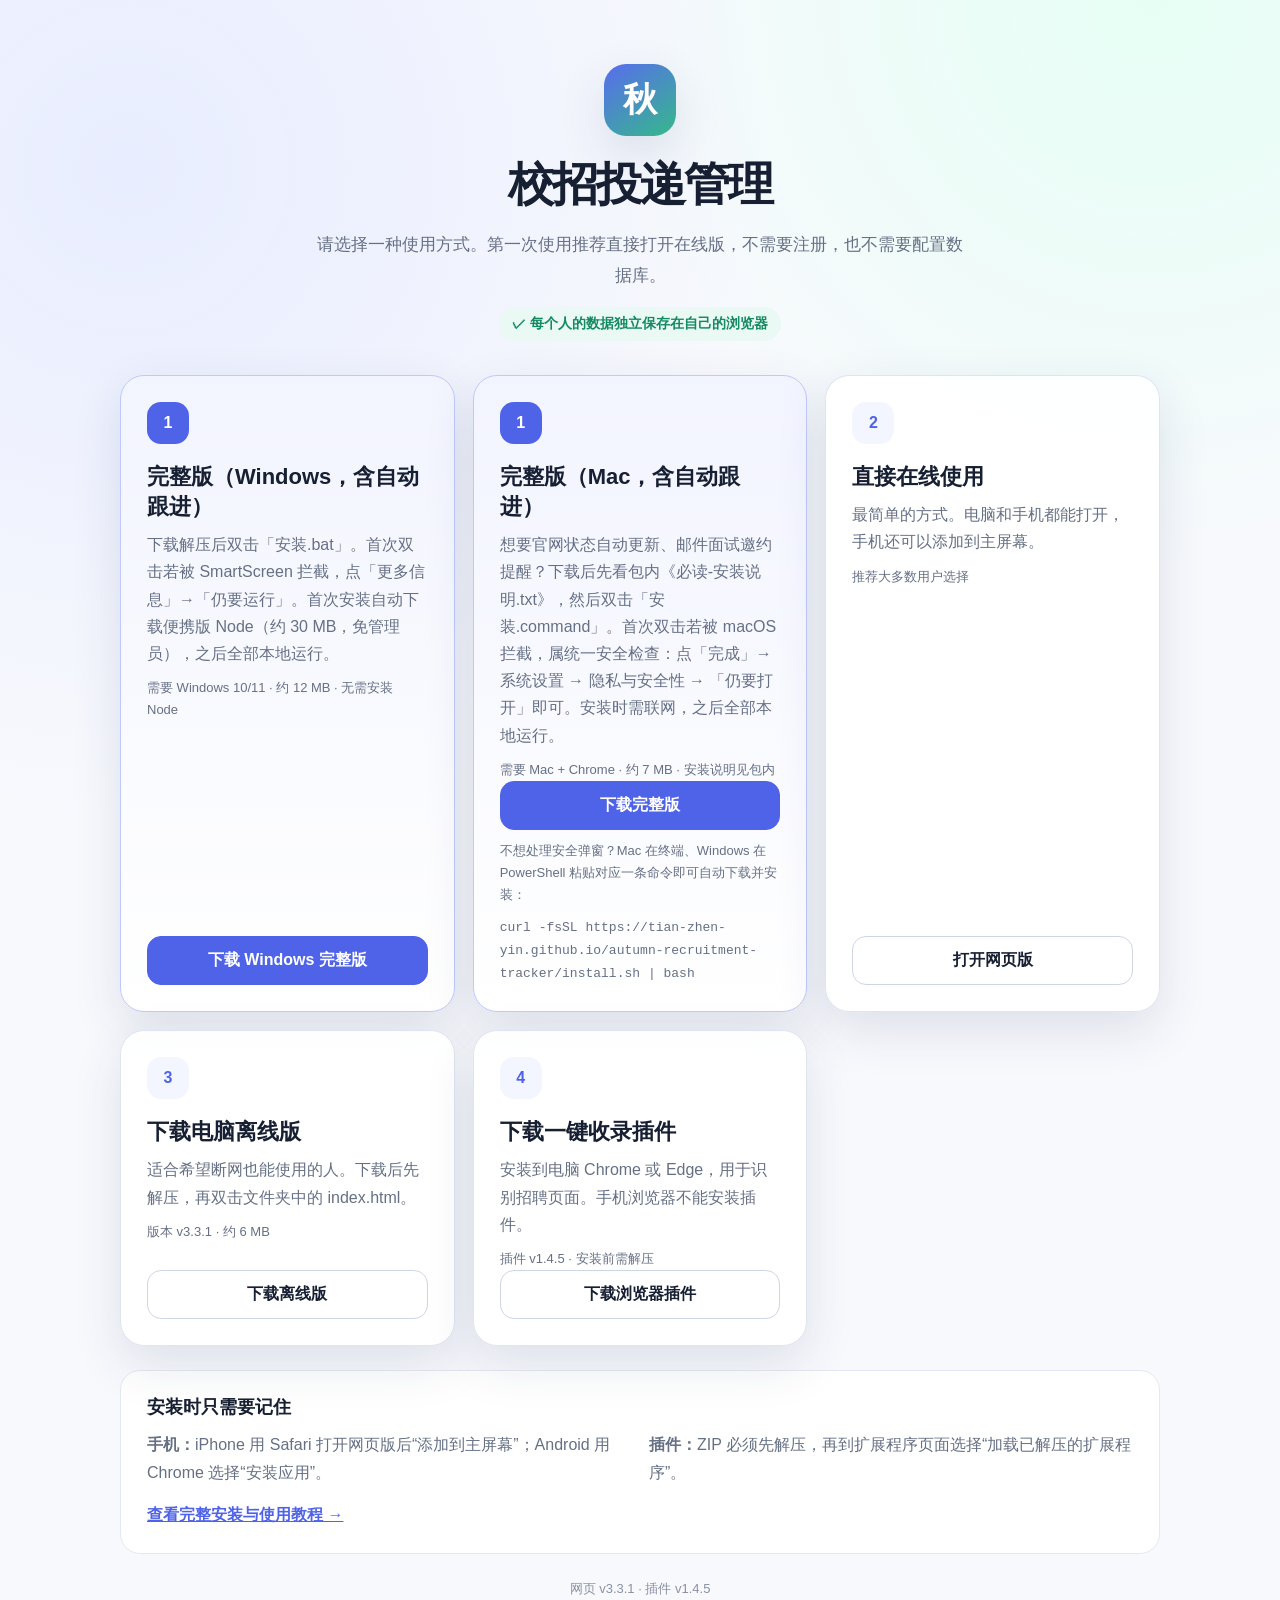
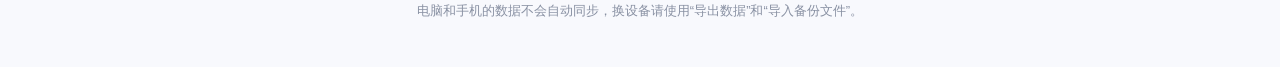
<file: download.html>
<!doctype html>
<html lang="zh-CN">
<head>
  <meta charset="utf-8">
  <meta name="viewport" content="width=device-width, initial-scale=1">
  <meta name="theme-color" content="#4f63e9">
  <link rel="icon" href="./icons/app-icon.svg" type="image/svg+xml">
  <title>校招投递管理｜下载中心</title>
  <style>
    :root {
      color-scheme: light;
      --ink: #172033;
      --muted: #667085;
      --line: #e4e8f2;
      --primary: #4f63e9;
      --primary-dark: #3e50cd;
      --soft: #f4f6ff;
      --green: #138a62;
      --shadow: 0 18px 50px rgba(33, 47, 93, .12);
    }
    * { box-sizing: border-box; }
    body {
      margin: 0;
      min-height: 100vh;
      color: var(--ink);
      font-family: -apple-system, BlinkMacSystemFont, "Segoe UI", "PingFang SC", "Microsoft YaHei", sans-serif;
      background:
        radial-gradient(circle at 10% 10%, #e8edff 0, transparent 34%),
        radial-gradient(circle at 90% 0, #e6fff5 0, transparent 28%),
        #f8f9fd;
    }
    a { color: inherit; }
    .page { width: min(1040px, calc(100% - 32px)); margin: 0 auto; padding: 64px 0 48px; }
    .hero { text-align: center; margin-bottom: 34px; }
    .logo {
      display: inline-grid;
      place-items: center;
      width: 72px;
      height: 72px;
      margin-bottom: 18px;
      border-radius: 22px;
      color: white;
      font-size: 34px;
      font-weight: 800;
      background: linear-gradient(145deg, #596cef, #35b98a);
      box-shadow: var(--shadow);
    }
    h1 { margin: 0; font-size: clamp(30px, 5vw, 46px); letter-spacing: -.04em; }
    .subtitle { max-width: 660px; margin: 14px auto 0; color: var(--muted); font-size: 17px; line-height: 1.8; }
    .privacy {
      display: inline-flex;
      align-items: center;
      gap: 8px;
      margin-top: 16px;
      padding: 8px 13px;
      border-radius: 999px;
      color: var(--green);
      background: #eaf9f3;
      font-size: 14px;
      font-weight: 700;
    }
    .cards { display: grid; grid-template-columns: repeat(3, 1fr); gap: 18px; }
    .card {
      display: flex;
      min-height: 280px;
      flex-direction: column;
      padding: 26px;
      border: 1px solid rgba(220, 225, 239, .9);
      border-radius: 24px;
      background: rgba(255, 255, 255, .92);
      box-shadow: var(--shadow);
    }
    .card.primary { border-color: #bfc8ff; background: linear-gradient(180deg, #f2f4ff, #fff); }
    .number {
      display: grid;
      place-items: center;
      width: 42px;
      height: 42px;
      margin-bottom: 18px;
      border-radius: 14px;
      color: var(--primary);
      background: var(--soft);
      font-weight: 800;
    }
    .card.primary .number { color: white; background: var(--primary); }
    h2 { margin: 0 0 9px; font-size: 22px; }
    .card p { margin: 0; color: var(--muted); line-height: 1.7; }
    .meta { margin-top: 10px !important; font-size: 13px; }
    .button {
      display: block;
      margin-top: auto;
      padding: 13px 16px;
      border: 1px solid #cfd5e7;
      border-radius: 14px;
      text-align: center;
      text-decoration: none;
      font-weight: 800;
      transition: transform .15s ease, background .15s ease;
    }
    .button:hover { transform: translateY(-2px); background: #f6f7fb; }
    .primary .button { color: white; border-color: var(--primary); background: var(--primary); }
    .primary .button:hover { background: var(--primary-dark); }
    .guide {
      margin-top: 24px;
      padding: 24px 26px;
      border: 1px solid var(--line);
      border-radius: 20px;
      background: white;
    }
    .guide h3 { margin: 0 0 12px; font-size: 18px; }
    .guide-grid { display: grid; grid-template-columns: 1fr 1fr; gap: 18px; }
    .guide p { margin: 0; color: var(--muted); line-height: 1.75; }
    .text-link { color: var(--primary); font-weight: 700; }
    footer { margin-top: 24px; color: #8991a3; text-align: center; font-size: 13px; line-height: 1.7; }
    @media (max-width: 800px) {
      .page { padding-top: 36px; }
      .cards { grid-template-columns: 1fr; }
      .card { min-height: 230px; }
      .guide-grid { grid-template-columns: 1fr; }
    }
  </style>
</head>
<body>
  <main class="page">
    <header class="hero">
      <div class="logo" aria-hidden="true">秋</div>
      <h1>校招投递管理</h1>
      <p class="subtitle">请选择一种使用方式。第一次使用推荐直接打开在线版，不需要注册，也不需要配置数据库。</p>
      <div class="privacy">✓ 每个人的数据独立保存在自己的浏览器</div>
    </header>

    <section class="cards" aria-label="使用与下载入口">
      <article class="card primary">
        <div class="number">1</div>
        <h2>完整版（Windows，含自动跟进）</h2>
        <p>下载解压后双击「安装.bat」。首次双击若被 SmartScreen 拦截，点「更多信息」→「仍要运行」。首次安装自动下载便携版 Node（约 30 MB，免管理员），之后全部本地运行。</p>
        <p class="meta">需要 Windows 10/11 · 约 12 MB · 无需安装 Node</p>
        <a class="button" href="./downloads/校招投递管理-完整版-Windows-v3.3.1.zip" download>下载 Windows 完整版</a>
      </article>

      <article class="card primary">
        <div class="number">1</div>
        <h2>完整版（Mac，含自动跟进）</h2>
        <p>想要官网状态自动更新、邮件面试邀约提醒？下载后先看包内《必读-安装说明.txt》，然后双击「安装.command」。首次双击若被 macOS 拦截，属统一安全检查：点「完成」→ 系统设置 → 隐私与安全性 → 「仍要打开」即可。安装时需联网，之后全部本地运行。</p>
        <p class="meta">需要 Mac + Chrome · 约 7 MB · 安装说明见包内</p>
        <a class="button" href="./downloads/校招投递管理-完整版-Mac-v3.3.1.zip" download>下载完整版</a>
        <p class="meta">不想处理安全弹窗？Mac 在终端、Windows 在 PowerShell 粘贴对应一条命令即可自动下载并安装：</p>
        <p class="meta"><code>curl -fsSL https://tian-zhen-yin.github.io/autumn-recruitment-tracker/install.sh | bash</code></p>
      </article>

      <article class="card">
        <div class="number">2</div>
        <h2>直接在线使用</h2>
        <p>最简单的方式。电脑和手机都能打开，手机还可以添加到主屏幕。</p>
        <p class="meta">推荐大多数用户选择</p>
        <a class="button" href="./index.html">打开网页版</a>
      </article>

      <article class="card">
        <div class="number">3</div>
        <h2>下载电脑离线版</h2>
        <p>适合希望断网也能使用的人。下载后先解压，再双击文件夹中的 index.html。</p>
        <p class="meta">版本 v3.3.1 · 约 6 MB</p>
        <a class="button" href="./downloads/校招投递管理-电脑离线版-v3.3.1.zip" download>下载离线版</a>
      </article>

      <article class="card">
        <div class="number">4</div>
        <h2>下载一键收录插件</h2>
        <p>安装到电脑 Chrome 或 Edge，用于识别招聘页面。手机浏览器不能安装插件。</p>
        <p class="meta">插件 v1.4.5 · 安装前需解压</p>
        <a class="button" href="./downloads/秋招一键收录插件-v1.4.5.zip" download>下载浏览器插件</a>
      </article>
    </section>

    <section class="guide">
      <h3>安装时只需要记住</h3>
      <div class="guide-grid">
        <p><strong>手机：</strong>iPhone 用 Safari 打开网页版后“添加到主屏幕”；Android 用 Chrome 选择“安装应用”。</p>
        <p><strong>插件：</strong>ZIP 必须先解压，再到扩展程序页面选择“加载已解压的扩展程序”。</p>
      </div>
      <p style="margin-top:14px"><a class="text-link" href="./docs/安装与使用教程.md">查看完整安装与使用教程 →</a></p>
    </section>

    <footer>
      网页 v3.3.1 · 插件 v1.4.5<br>
      电脑和手机的数据不会自动同步，换设备请使用“导出数据”和“导入备份文件”。
    </footer>
  </main>
</body>
</html>
</file>
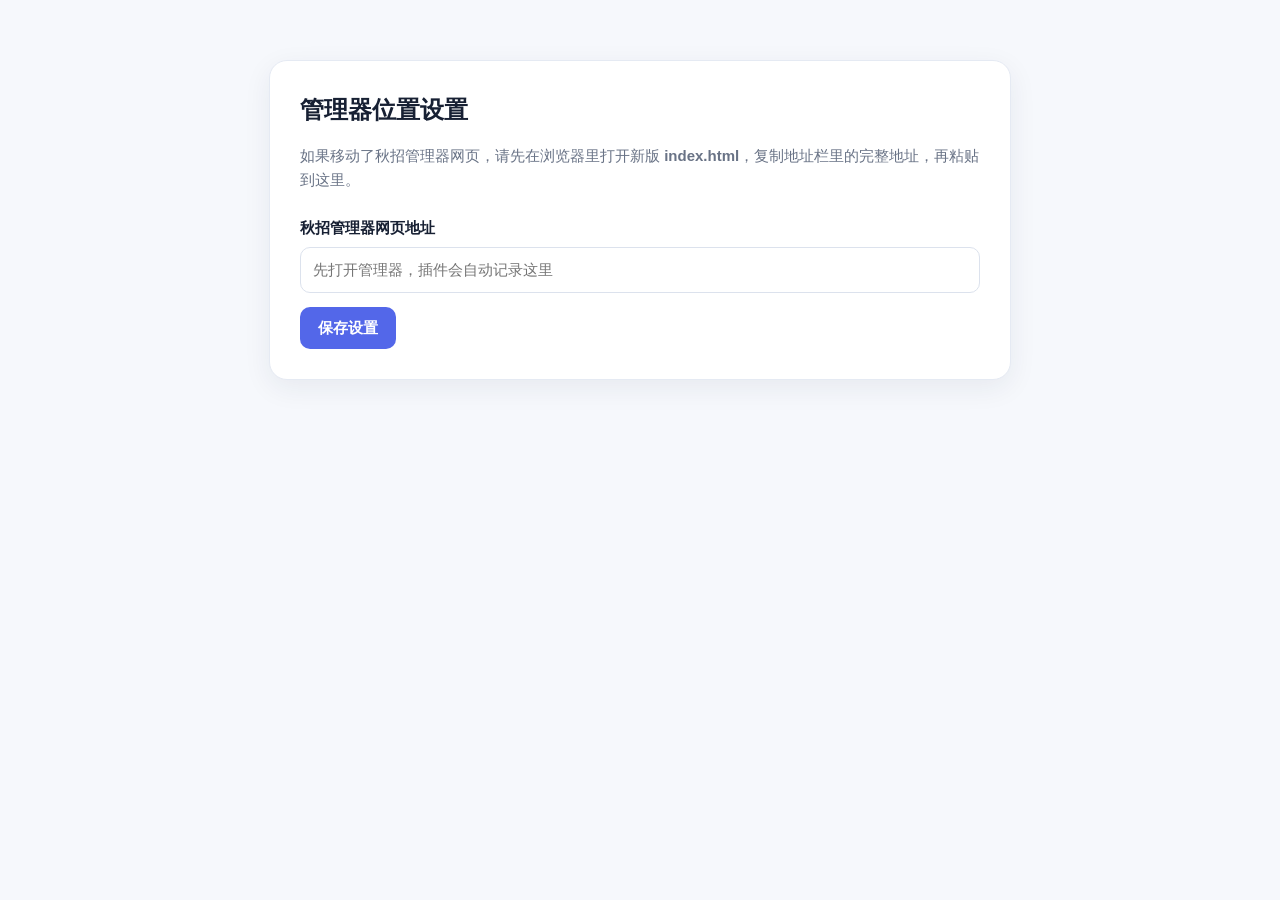
<file: downloads/秋招一键收录插件-v1.4.3/options.html>
<!doctype html>
<html lang="zh-CN">
<head>
  <meta charset="utf-8">
  <meta name="viewport" content="width=device-width, initial-scale=1">
  <title>秋招一键收录设置</title>
  <style>
    body{margin:0;background:#f6f8fc;color:#172033;font:15px/1.6 -apple-system,BlinkMacSystemFont,"Segoe UI","PingFang SC","Microsoft YaHei",sans-serif}.card{max-width:680px;margin:60px auto;padding:30px;background:#fff;border:1px solid #e5eaf3;border-radius:18px;box-shadow:0 8px 28px rgba(33,45,75,.07)}h1{margin:0 0 8px;font-size:24px}p{color:#697386}label{display:block;margin:24px 0 7px;font-weight:700}input{width:100%;box-sizing:border-box;min-height:44px;padding:10px 12px;border:1px solid #dce2ed;border-radius:10px;font:inherit}button{margin-top:14px;min-height:42px;padding:0 18px;border:0;border-radius:10px;background:#5367e9;color:#fff;font:inherit;font-weight:700;cursor:pointer}.status{display:inline-block;margin-left:12px;color:#24855f}
  </style>
</head>
<body>
  <main class="card">
    <h1>管理器位置设置</h1>
    <p>如果移动了秋招管理器网页，请先在浏览器里打开新版 <strong>index.html</strong>，复制地址栏里的完整地址，再粘贴到这里。</p>
    <label for="trackerUrl">秋招管理器网页地址</label>
    <input id="trackerUrl" type="url" spellcheck="false" placeholder="先打开管理器，插件会自动记录这里">
    <button id="saveBtn" type="button">保存设置</button><span class="status" id="status"></span>
  </main>
  <script src="options.js"></script>
</body>
</html>
</file>
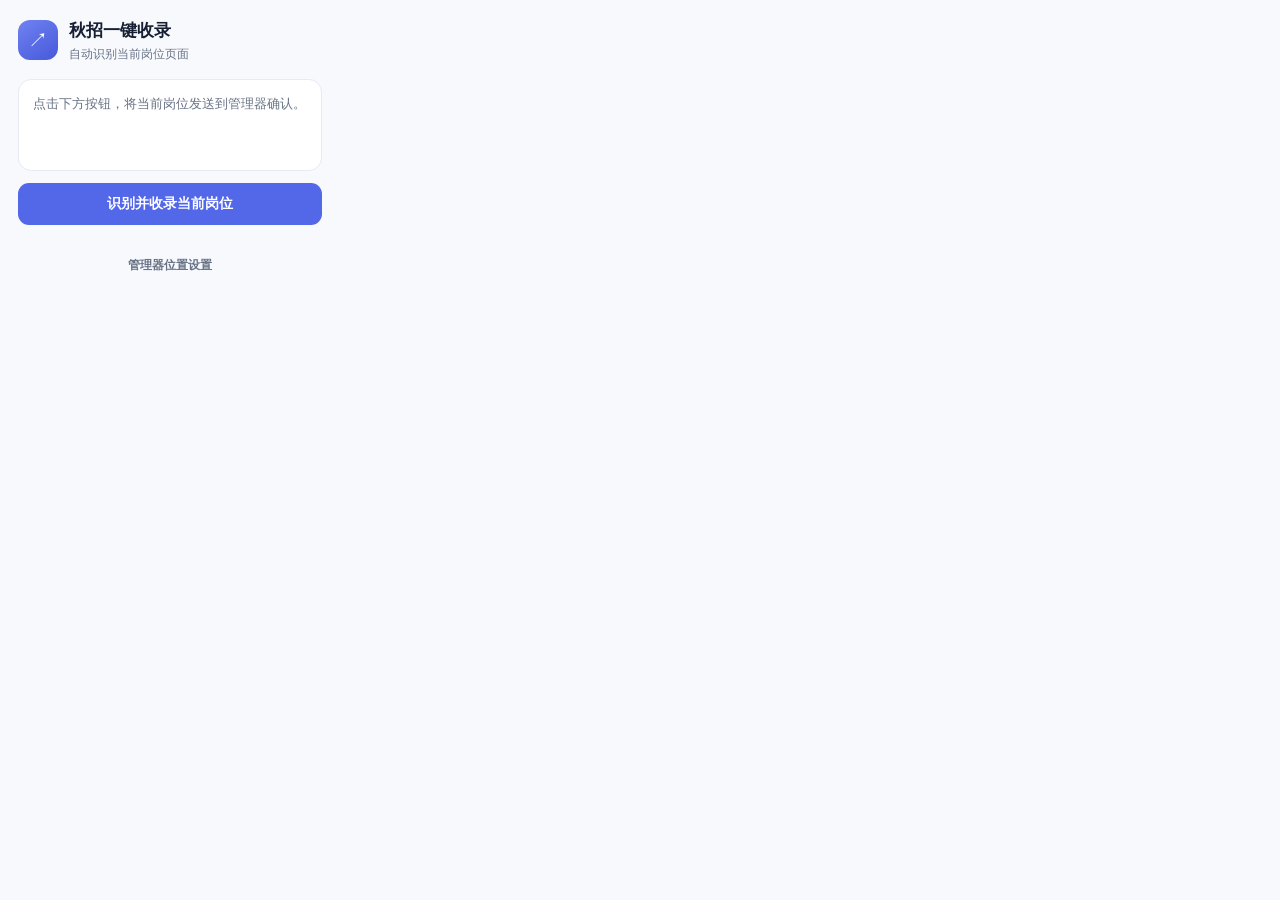
<file: downloads/秋招一键收录插件-v1.4.3/popup.html>
<!doctype html>
<html lang="zh-CN">
<head>
  <meta charset="utf-8">
  <meta name="viewport" content="width=device-width, initial-scale=1">
  <title>秋招一键收录</title>
  <link rel="stylesheet" href="popup.css">
</head>
<body>
  <main>
    <div class="brand"><span class="mark">↗</span><div><h1>秋招一键收录</h1><p>自动识别当前岗位页面</p></div></div>
    <div class="preview" id="preview">
      <div class="placeholder">点击下方按钮，将当前岗位发送到管理器确认。</div>
    </div>
    <button class="primary" id="captureBtn" type="button">识别并收录当前岗位</button>
    <div class="status" id="status" role="status" aria-live="polite"></div>
    <button class="settings" id="settingsBtn" type="button">管理器位置设置</button>
  </main>
  <script src="popup.js"></script>
</body>
</html>
</file>
<file: downloads/秋招一键收录插件-v1.4.3/popup.css>
:root { --ink:#172033; --muted:#697386; --line:#e5eaf3; --primary:#5367e9; --soft:#eef0ff; }
* { box-sizing:border-box; }
body { margin:0; width:340px; background:#f7f9fd; color:var(--ink); font:14px/1.5 -apple-system,BlinkMacSystemFont,"Segoe UI","PingFang SC","Microsoft YaHei",sans-serif; }
main { padding:18px; }
.brand { display:flex; gap:11px; align-items:center; margin-bottom:16px; }
.mark { display:grid; place-items:center; width:40px; height:40px; border-radius:12px; color:#fff; background:linear-gradient(145deg,#7182f2,#4659d9); font-size:20px; }
h1 { margin:0; font-size:17px; }
p { margin:1px 0 0; color:var(--muted); font-size:12px; }
.preview { min-height:92px; padding:14px; border:1px solid var(--line); border-radius:13px; background:#fff; margin-bottom:12px; }
.placeholder { color:var(--muted); font-size:13px; }
.item { margin-bottom:7px; }
.item:last-child { margin-bottom:0; }
.label { display:inline-block; width:45px; color:var(--muted); font-size:12px; }
.value { font-weight:650; overflow-wrap:anywhere; }
button { width:100%; min-height:42px; border:0; border-radius:11px; font:inherit; font-weight:700; cursor:pointer; }
.primary { color:#fff; background:var(--primary); }
.primary:hover { background:#4053cb; }
.primary:disabled { opacity:.55; cursor:wait; }
.settings { min-height:32px; margin-top:4px; color:var(--muted); background:transparent; font-size:12px; font-weight:600; }
.settings:hover { color:var(--primary); background:var(--soft); }
.status { min-height:20px; padding-top:7px; text-align:center; color:var(--muted); font-size:12px; }
.status.error { color:#c44747; }
</file>
